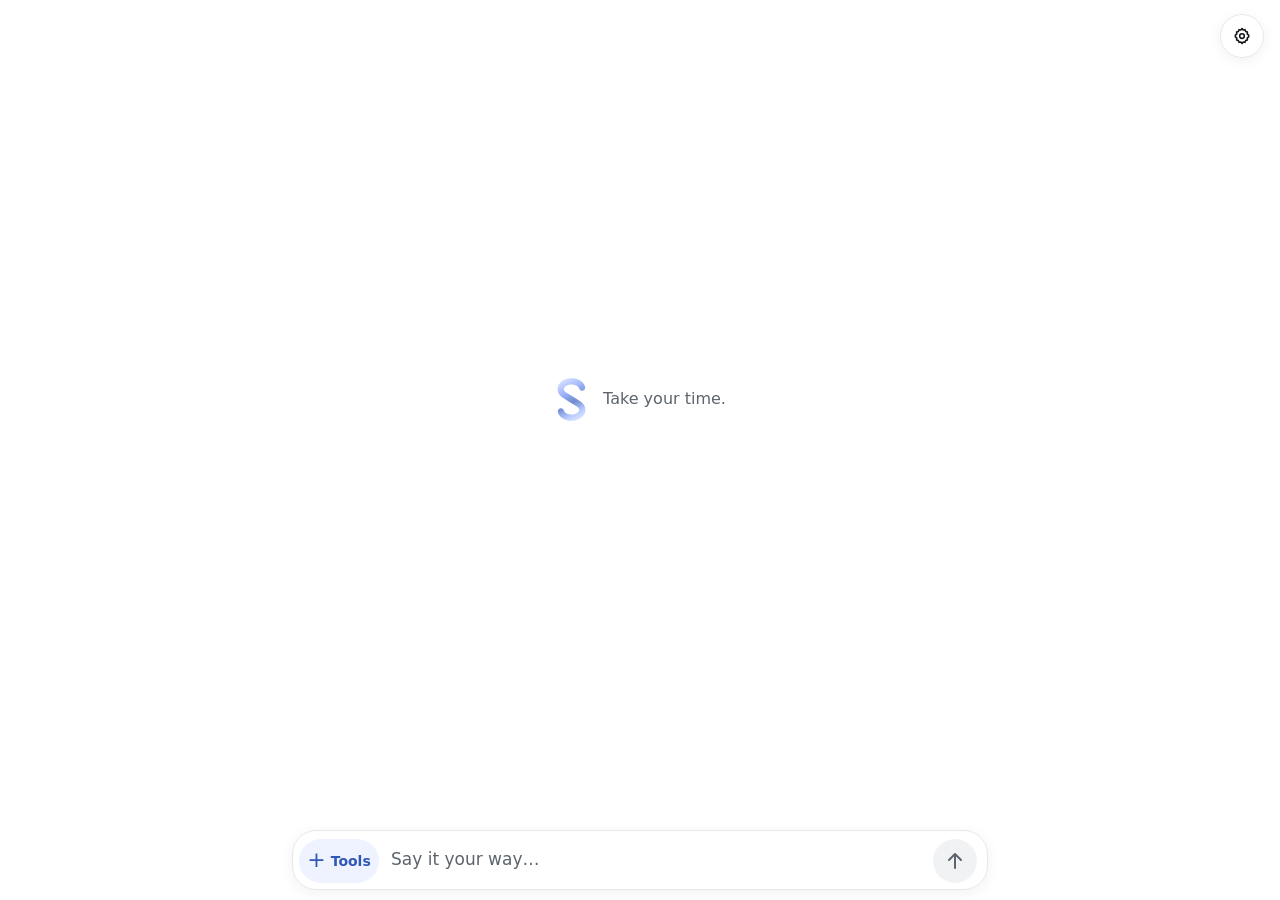
<file: app/public/index.html>
<!DOCTYPE html>
<html lang="en" data-theme="light">
<head>
  <meta charset="UTF-8">
  <meta name="viewport" content="width=device-width, initial-scale=1.0, viewport-fit=cover">
  <meta name="theme-color" content="#ffffff">
  <meta name="theme-color" content="#000000" media="(prefers-color-scheme: dark)">
  <meta name="description" content="Find your footing with one manageable step, quiet reflection and optional Scripture. Free to use. Built on Christ.">
  <title>Steady Arc™ — Built on Christ</title>
  <meta name="apple-mobile-web-app-title" content="Steady Arc™">
  <meta name="apple-mobile-web-app-capable" content="yes">
  <meta name="apple-mobile-web-app-status-bar-style" content="black-translucent">
  <link rel="icon" href="./brand/favicon-v2.ico?v=20260928-glass-1" sizes="32x32">
  <link rel="icon" type="image/png" href="./brand/app-icon-v2-32.png?v=20260928-glass-1" sizes="32x32">
  <link rel="apple-touch-icon" href="./brand/app-icon-v2-180.png?v=20260928-glass-1" sizes="180x180">
<link rel="manifest" href="./manifest.webmanifest?v=20260925-aligned-1">
  <link rel="stylesheet" href="./style.css?v=20260926-apple-1">
  <link rel="stylesheet" href="./settings.css?v=20260926-apple-1">
  <link rel="stylesheet" href="./screens.css?v=20260926-apple-1">
  <link rel="stylesheet" href="./experience.css?v=20260926-touch-1">
  <link rel="stylesheet" href="./branding.css?v=20260926-trim-2">
  <link rel="stylesheet" href="./saved-passages.css?v=20260926-trim-2">
  <link rel="stylesheet" href="./scripture-reflection.css?v=20260925-next-step-3">
  <link rel="stylesheet" href="./organised.css?v=20260926-earn-1">
  <link rel="stylesheet" href="./mobile-wordmark.css?v=20260925-next-step-3">
  <link rel="stylesheet" href="./wordmark-stone.css?v=20260925-stone-2">
  <link rel="stylesheet" href="./scripture-feelings.css?v=20260927-burden-flow-1">
  <link rel="stylesheet" href="./visual-polish.css?v=20260926-touch-1">
  <link rel="stylesheet" href="./burden-memory.css">
  <link rel="stylesheet" href="./reflect-cleanup.css?v=20260927-everyday-1">
  <link rel="stylesheet" href="./release-info.css?v=20260925-standalone-1">
  <link rel="stylesheet" href="./coherence.css?v=20260928-coherence-1">
  <link rel="stylesheet" href="./interface-finish.css">
  <link rel="stylesheet" href="./ask-personality.css">
  <link rel="stylesheet" href="./rainbow-rain.css">
  <script src="./icons.js?v=20260926-burden-1" defer></script>
  <script src="./scriptures.js?v=20260925-next-step-3" defer></script>
  <script src="./chapters.js?v=20260925-next-step-3" defer></script>
  <script src="./scripture-help-guides.js?v=20260925-scripture-help-1" defer></script>
  <script src="./scripture-direction-model.js?v=20260925-next-step-3" defer></script>
  <script src="./bible-search.js?v=20260926-burden-3" defer></script>
  <script src="./scripture-study.js?v=20260927-burden-flow-1" defer></script>
  <script src="./scripture-study-ui.js?v=20260926-cover-1" defer></script>
  <script src="./scripture-feelings-model.js?v=20260926-library-1" defer></script>
  <script src="./burden-branches.js?v=20260927-burden-flow-1" defer></script>
  <script src="./burden-analysis.js?v=20260926-analysis-1" defer></script>
  <script src="./burden-memory-model.js" defer></script>
  <script src="./rhythm.js?v=20260927-clock-1" defer></script>
  <script src="./context-engine.js?v=20260928-context-1" defer></script>
  <script src="./guidance.js?v=20260927-context-1" defer></script>
  <script src="./legacy-practice.js?v=20260925-next-step-3" defer></script>
  <script src="./viewport.js?v=20260927-chat-under-keyboard-1" defer></script>
  <script src="./app.js?v=20260927-everyday-1" defer></script>
  <script src="./settings.js?v=20260925-standalone-1" defer></script>
  <script src="./screens.js?v=20260926-earn-1" defer></script>
  <script src="./experience.js?v=20260928-context-1" defer></script>
  <script src="./burden-memory.js" defer></script>
  <script src="./saved-passages.js?v=20260925-next-step-3" defer></script>
  <script src="./burden-wording.js" defer></script>
<!--
  The AI foundation. Loaded so it is present and inspectable, and inert unless a
  provider is configured at runtime: with no configuration there is no route, so
  every request falls through to what Steady already does on its own. See
  AI-PROVIDERS.md. No credential is ever bundled -- app/public ships inside the
  iOS app, and a key here would be a key on every device.
-->
  <script src="./understanding.js?v=20260928-ai-1" defer></script>
  <script src="./verified-scripture.js?v=20260928-ai-1" defer></script>
  <script src="./burden-animals.js?v=20260928-animals-1" defer></script>
  <script src="./ask-help.js" defer></script>
  <script src="./ask-routing.js" defer></script>
  <script src="./ai/provider.js?v=20260928-ai-1" defer></script>
  <script src="./ai/providers.js?v=20260928-ai-1" defer></script>
  <script src="./ai/specialists.js?v=20260928-ai-1" defer></script>
  <script src="./ai/pipeline.js?v=20260928-ai-1" defer></script>
  <script src="./scripture-reflection.js?v=20260925-foundation-1" defer></script>
  <script src="./scripture-direction.js?v=20260925-foundation-1" defer></script>
  <script src="./chat-actions.js" defer></script>
  <script src="./chat-chapter.js" defer></script>
  <script src="./scripture-feelings.js?v=20260927-burden-flow-1" defer></script>
  <script src="./history.js?v=20260927-everyday-1" defer></script>
  <script src="./onboarding.js?v=20260926-trim-2" defer></script>
  <script src="./branding.js?v=20260925-next-step-3" defer></script>
  <script src="./ambience.js?v=20260926-air-1" defer></script>
  <script src="./rain-physics.js" defer></script>
  <script src="./rainbow-rain.js" defer></script>
  <script src="./release-config.js?v=20260925-standalone-1" defer></script>
  <script src="./privacy.js?v=20260926-plain-1" defer></script>
  <script src="./data-tools-model.js?v=20260925-standalone-1" defer></script>
  <script src="./data-tools.js?v=20260925-standalone-1" defer></script>
  <script src="./dock-navigation.js?v=20260925-next-step-3" defer></script>
  <script src="./settings-navigation.js?v=20260926-trim-2" defer></script>
</head>
<body>
  <div class="app-content">
  <aside class="sidebar">
    <a class="settings-link" href="#settings" aria-label="Settings" title="Settings"><svg viewBox="0 0 24 24" aria-hidden="true"><path d="m12 3 1.4 1.7 2.2-.3.8 2.1 2.1.8-.3 2.2L20 11v2l-1.8 1.5.3 2.2-2.1.8-.8 2.1-2.2-.3L12 21l-1.4-1.7-2.2.3-.8-2.1-2.1-.8.3-2.2L4 13v-2l1.8-1.5-.3-2.2 2.1-.8.8-2.1 2.2.3L12 3Z"/><circle cx="12" cy="12" r="2.8"/></svg></a>
    <a class="brand" href="#home" aria-label="Steady Arc home"><span class="brand-wordmark">Steady Arc<span class="brand-tm">™</span></span></a>
    <div class="workspace-label">YOUR DAILY PRACTICE</div>
    <nav aria-label="Main navigation">
      <a class="nav-item active" href="#home" data-section="home"><span class="nav-label">Home</span></a>
      <a class="nav-item" href="#today" data-section="today"><span class="nav-label">Today</span></a>
      <a class="nav-item" href="#review" data-section="review"><span class="nav-label">Reflect</span></a>
    </nav>
    <button class="theme-toggle" id="theme-toggle" type="button" aria-label="Use dark theme" title="Use dark theme"><svg aria-hidden="true" viewBox="0 0 24 24"><path d="M19.5 15.5A8 8 0 0 1 8.5 4.5a8 8 0 1 0 11 11Z"/></svg></button>
    <div class="sidebar-bottom"><div class="little-cross">✝</div><p>Rooted in truth.<br>Growing in grace.</p><span>BUILT ON THE ROCK</span></div>
    <div class="profile"><div class="avatar">Y</div><div>Your space<small>One day at a time</small></div><span class="profile-spark">✧</span></div>
  </aside>
  <p id="storage-status" class="storage-status" role="status" hidden></p>
  <div class="main-shell" id="today">
    <header class="topbar"><div class="breadcrumb">Your space <span>/</span> <strong>Today</strong></div><div class="topbar-right"><span class="local-dot"></span> A little better, every day <span class="topbar-sun">☼</span></div></header>
    <main>
<section class="card mind-card need-card" id="mind"><div class="card-heading"><span class="section-icon lavender"><svg aria-hidden="true" viewBox="0 0 24 24"><path d="M20.5 9.5c0 5-8.5 10-8.5 10s-8.5-5-8.5-10A4.5 4.5 0 0 1 12 7a4.5 4.5 0 0 1 8.5 2.5Z"/></svg></span><span class="eyebrow">01 / RIGHT NOW</span><span class="card-corner">ONE TAP IS ENOUGH</span></div><h3>What would help right now?</h3><p class="card-description">Choose what feels closest. One tap is enough to begin.</p><div class="need-grid" role="group" aria-label="Your current state"><button data-need="progress"><span>→</span>I know what to do<br><span class="need-sub">but I can't get started</span></button><button data-need="clarity"><span>◎</span>I don't know<br><span class="need-sub">what to do</span></button><button data-need="calm"><span>≈</span>Overwhelmed</button><button data-need="connection"><span>♡</span>Disconnected</button><button data-need="grow"><span>↗</span>Ready to stretch</button><button data-need="rest"><span>☾</span>Worn out</button></div><details class="optional-write"><summary>Something else? <span>Optional</span></summary><label class="sr-only" for="mind-note">Your private note</label><textarea id="mind-note" rows="2" placeholder="Write it in your own words…"></textarea></details><div class="field-footer"><span id="mind-status" role="status">One choice gives Steady enough to help.</span></div></section>
        <section class="card direction-card" id="direction"><div id="recommendation-empty" class="recommendation-empty"><h3>Your next step will appear here.</h3><p>Choose what you need. Steady will keep it small.</p></div><div id="recommendation" class="recommendation" hidden><div class="recommendation-label step-meta" id="recommendation-label"></div><p id="direction-intention" class="direction-intention"></p><h3 id="recommendation-title"></h3><p id="recommendation-copy"></p><div class="recommendation-details"><h4>Why this step?</h4><div id="recommendation-reason" class="recommendation-reason"></div></div><button id="complete-recommendation" class="button primary">Mark as done</button></div></section>
        <section class="card action-card" id="action"><div class="card-heading"><span class="section-icon blue"><svg aria-hidden="true" viewBox="0 0 24 24"><circle cx="12" cy="12" r="8.5"/><path d="m8.5 12 2.2 2.2 4.8-5"/></svg></span><span class="eyebrow">03 / IF YOU WANT MORE</span><span id="task-count" class="count-pill">0 / 4</span></div><div class="action-title"><h3>Choose one small action.</h3></div><p class="card-description">The rest can wait.</p><div id="completed-actions" class="completed-actions" aria-live="polite"></div><div id="tasks" class="tasks"></div><details class="optional-write"><summary>Add something else <span>Optional</span></summary><form id="task-form"><span>＋</span><label class="sr-only" for="task-input">Add a small step</label><input id="task-input" maxlength="180" autocomplete="off" placeholder="Add a small step…" required><button type="submit" aria-label="Add step">↵</button></form></details><div class="action-footer"><span class="local-dot"></span><span id="action-message">Just one check is progress.</span></div></section>
<section class="card reflection-card" id="reflection"><div class="card-heading"><span class="section-icon peach"><svg aria-hidden="true" viewBox="0 0 24 24"><path d="M19.5 15.5A8 8 0 0 1 8.5 4.5a8 8 0 1 0 11 11Z"/></svg></span><span class="eyebrow">04 / REFLECTION</span><span class="card-corner">TAP WHAT’S TRUE</span></div><h3>Let the day settle.</h3><p class="card-description">Tap what’s true.</p><div class="reflection-choices" role="group" aria-label="Reflect on today"><button data-reflection="I showed up">I showed up</button><button data-reflection="I noticed something good">✧ I noticed good</button><button data-reflection="I learned something">↗ I learned</button><button data-reflection="I need rest">☾ I need rest</button></div><details class="optional-write"><summary>Add a few words <span>Optional</span></summary><label class="sr-only" for="daily-reflection">Your daily reflection</label><textarea id="daily-reflection" rows="3" placeholder="Anything else you want to remember…"></textarea></details><button id="finish-day" class="button primary finish-day">Finish for today</button><div class="reflection-bottom"><span id="reflection-status" role="status">Pick anything that feels true.</span></div></section>
      <section class="foundation" id="truth" aria-labelledby="truth-title">
        <div class="foundation-content"><div class="eyebrow"><span>✧</span> YOUR FOUNDATION</div><h2 id="truth-title">Built on the Rock.</h2><p class="truth-intro">Built on Christ.</p><blockquote>“Everyone therefore who hears these words of mine and does them, I will liken him to a wise man who built his house on the rock.</blockquote><div class="verse">MATTHEW 7:24 <span>WEB</span></div></div>
        <div class="landscape" aria-hidden="true"><div class="sun"></div><div class="hill hill-back"></div><div class="hill hill-mid"></div><div class="hill hill-front"></div><div class="rock rock-back"></div><div class="rock rock-front"></div><div class="cross"></div><div class="landscape-caption">A firm foundation. A fresh start.</div></div>
      </section>
    </main>
  </div>
  <section id="settings-page" class="settings-page" aria-labelledby="settings-title" hidden>
    <header class="settings-heading"><a class="settings-back" href="#today" aria-label="Return to your previous screen">←</a><h1 id="settings-title" tabindex="-1">Settings</h1></header>
    <section class="settings-card settings-group" aria-labelledby="reading-settings-title">
      <h2 id="reading-settings-title" class="settings-group-title">Reading & appearance</h2>
      <div class="settings-row"><label for="setting-theme">Theme</label><select id="setting-theme"><option value="light">Light</option><option value="dark">Dark</option></select></div>
      <label class="privacy-choice settings-background-choice" for="setting-rainbow-rain"><span>Rainbow rain<small>Colourful streaks. Hold the background to part the rain.</small></span><input id="setting-rainbow-rain" type="checkbox" role="switch"></label>
      <div id="reading-preferences"></div>
      <details class="settings-advanced"><summary>More appearance options</summary>
        <div class="settings-row"><label for="setting-font">Font</label><select id="setting-font"><option value="default">Steady</option><option value="system">System</option><option value="serif">Serif</option><option value="dyslexic">OpenDyslexic</option></select></div>
        <div id="advanced-reading-preferences"></div>
      </details>
    </section>
    <section class="settings-card settings-group" aria-labelledby="guidance-settings-title">
      <h2 id="guidance-settings-title" class="settings-group-title">Your starting point</h2>
      <div id="guidance-preferences"></div>
      <div class="settings-row"><label for="setting-help-style">Answer style</label><select id="setting-help-style"><option value="auto">Automatic</option><option value="donkey">Balanced help</option><option value="owl">Scripture context</option><option value="fox">Compare choices</option><option value="tortoise">One small step</option></select></div>
      <p class="settings-help-note">Automatic chooses the kind of help that fits your question. Your choice stays in place until you return to Automatic.</p>
      <div class="settings-row"><label for="setting-guidance">Step details</label><select id="setting-guidance"><option value="brief">When I ask</option><option value="explained">Show by default</option></select></div>
    </section>
    <section class="settings-card settings-group" id="privacy-preferences" aria-labelledby="privacy-settings-title">
      <h2 id="privacy-settings-title" class="settings-group-title">Privacy & entries</h2>
      <div id="burden-ai-preference" hidden><div class="settings-row"><label for="setting-burden-ai">On-device AI</label><select id="setting-burden-ai"><option value="on">When available</option><option value="off">Off</option></select></div><p id="burden-ai-status" class="small-copy">Answers general questions using Apple Intelligence. Your words stay on this device; Scripture comes from the verified library.</p></div>
      <a class="text-link" href="#help/memory">Memory <span aria-hidden="true">→</span></a>
      <label class="privacy-choice"><input id="use-notes" type="checkbox">Use my notes for Scripture themes</label>
      <p class="small-copy">Matched on this device. No account or analytics. Entries are saved locally, with no Steady cloud sync or separate encryption vault. Save a backup before clearing app or browser data.</p>
      <p class="small-copy">Steady keeps your last 30 conversation entries. Memory keeps useful details on this device. Review or forget them in Memory.</p>
    </section>
    <section class="settings-card settings-group settings-more" aria-labelledby="about-settings-title">
      <h2 id="about-settings-title" class="settings-group-title">About</h2>
    </section>
    <p id="settings-status" class="settings-status" role="status"></p>
  </section>
  </div>
  <div id="toast" class="toast" role="status" aria-live="polite"></div>
</body>
</html>
</file>
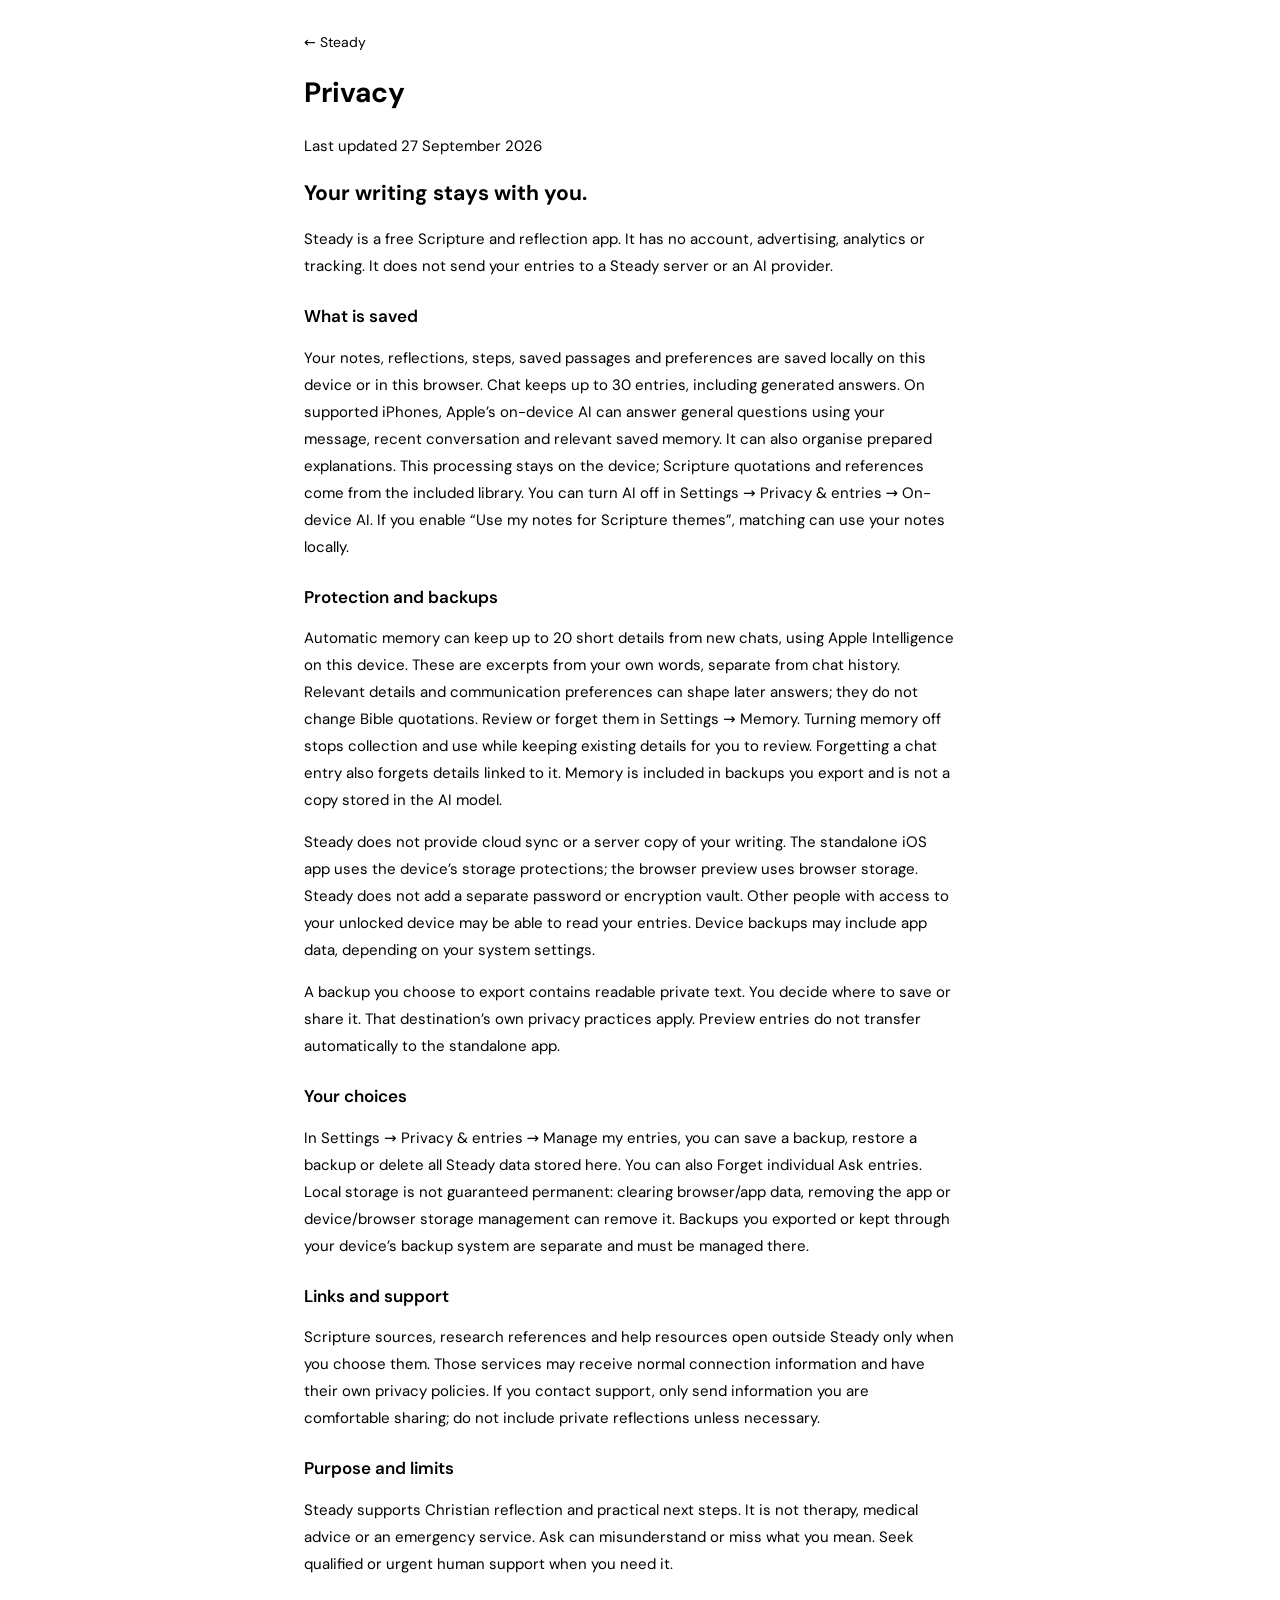
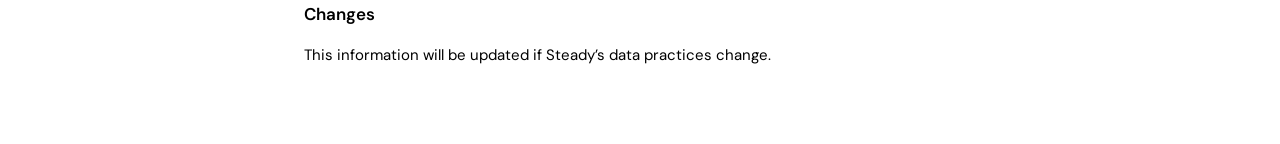
<file: app/public/privacy.html>
<!DOCTYPE html>
<html lang="en" data-theme="light">
<head><meta charset="utf-8"><meta name="viewport" content="width=device-width, initial-scale=1"><title>Steady Arc™ — Privacy</title><meta name="description" content="How Steady stores your entries and protects your choices."><link rel="stylesheet" href="./style.css"><link rel="stylesheet" href="./release-info.css"><script src="./release-config.js" defer></script><script src="./privacy.js" defer></script></head>
<body data-privacy-page="true"><main class="published-privacy"><a class="text-link" href="./index.html#settings">← Steady</a><h1>Privacy</h1><div id="privacy-content"></div><noscript>Steady stores entries locally without an account, analytics or tracking. Enable JavaScript to read the full policy.</noscript></main></body>
</html>
</file>
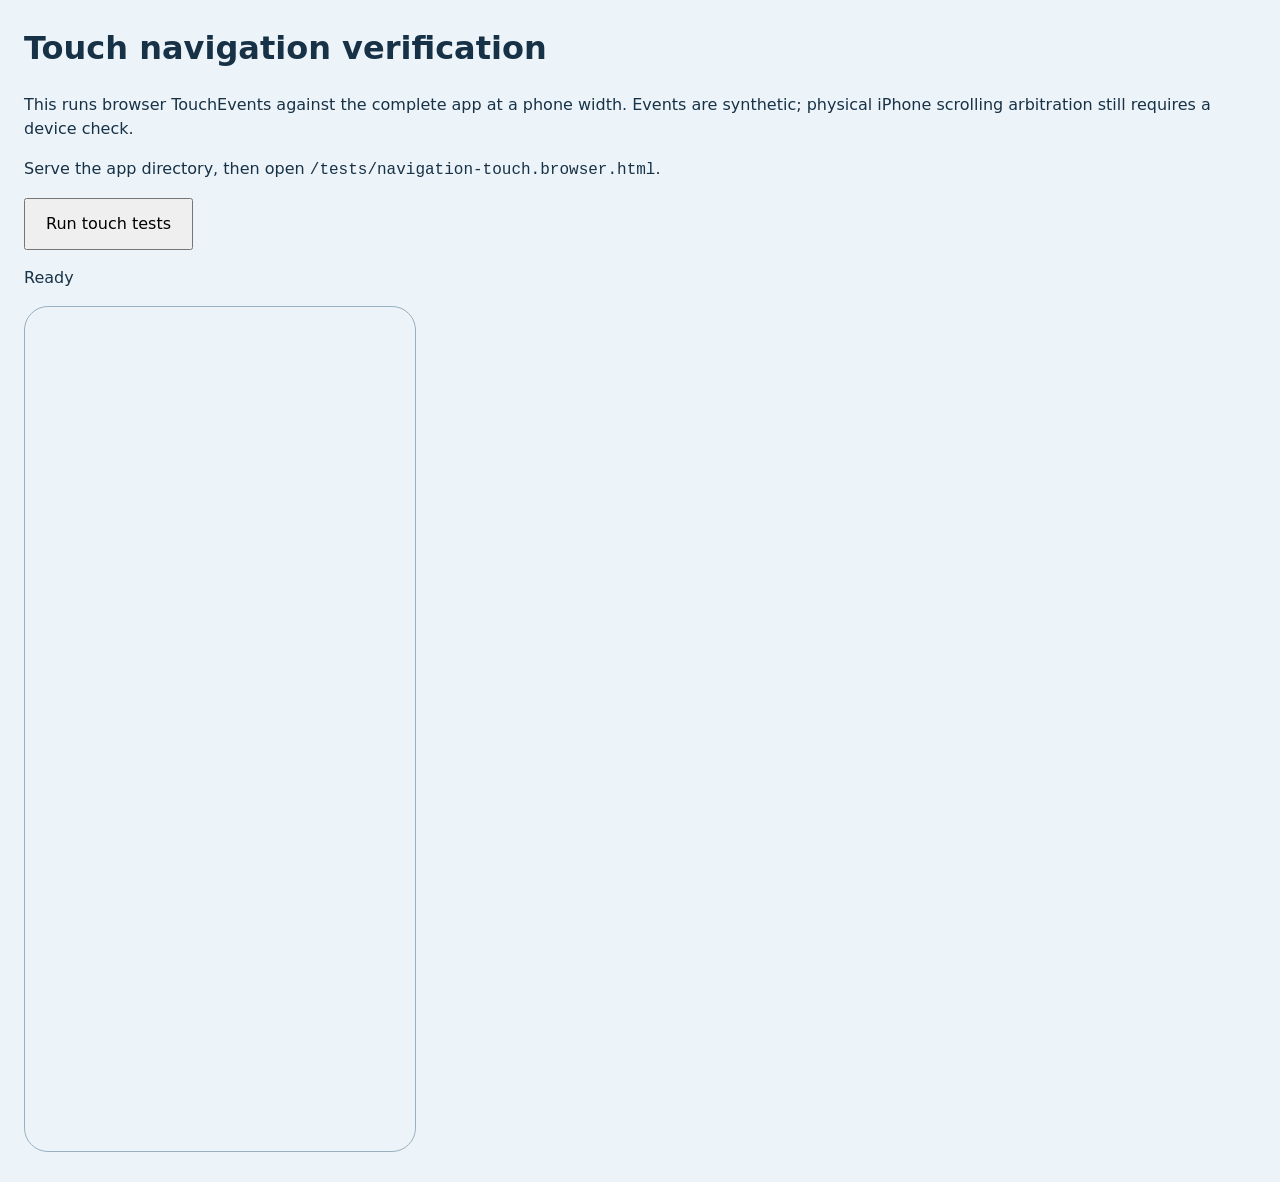
<file: app/tests/navigation-touch.browser.html>
<!doctype html>
<html lang="en">
<meta charset="utf-8">
<meta name="viewport" content="width=device-width,initial-scale=1">
<title>Steady touch navigation verification</title>
<style>
body{font:16px/1.5 system-ui;margin:24px;background:#edf4f9;color:#173247}button{padding:12px 20px;font:inherit}iframe{width:390px;height:844px;border:1px solid #9aafbf;border-radius:24px;max-width:100%}li{margin:8px 0}.pass{color:#185e32}.fail{color:#a51c1c}
</style>
<h1>Touch navigation verification</h1>
<p>This runs browser TouchEvents against the complete app at a phone width. Events are synthetic; physical iPhone scrolling arbitration still requires a device check.</p>
<p>Serve the app directory, then open <code>/tests/navigation-touch.browser.html</code>.</p>
<button id="run">Run touch tests</button>
<p id="summary" role="status">Ready</p>
<ol id="results"></ol>
<iframe id="app" title="Steady at iPhone width"></iframe>
<script>
'use strict';
const frame = document.querySelector('#app');
const summary = document.querySelector('#summary');
const output = document.querySelector('#results');
const assert = (value, message) => { if (!value) throw new Error(message); };
const nextFrame = () => new Promise(resolve => requestAnimationFrame(resolve));
async function settle() { for (let count=0; count<5; count++) await nextFrame(); }
async function fixture() {
  await new Promise(resolve => { frame.onload=resolve; frame.src='../public/index.html?touch-test='+Date.now()+'#home'; });
  const win=frame.contentWindow, doc=win.document;
  await doc.fonts.ready;
  await settle();
  const nav=doc.querySelector('.sidebar nav');
  const links=[...nav.querySelectorAll('a.nav-item[data-section]')];
  const center=index=>{const box=links[index].getBoundingClientRect();return {x:box.left+box.width/2,y:box.top+box.height/2};};
  const selected=()=>nav.querySelector('[aria-current]')?.dataset.section;
  const lens=()=>nav.querySelector('.dock-selection').getBoundingClientRect();
  assert(typeof win.Touch==='function' && typeof win.TouchEvent==='function','Browser must expose real Touch and TouchEvent constructors');
  assert(win.getComputedStyle(nav).touchAction==='none','Dock must reserve touch gestures');
  assert(selected()==='home','Initial Home tab');
  function touch(point,id=7,target=links[0]) {return new win.Touch({identifier:id,target,clientX:point.x,clientY:point.y,pageX:point.x,pageY:point.y,screenX:point.x,screenY:point.y});}
  function fire(name,point,options={}) {
    const target=options.target||links[0];
    const finger=touch(point,options.id||7,target);
    const touches=options.touches||((name==='touchend'||name==='touchcancel')?[]:[finger]);
    const event=new win.TouchEvent(name,{bubbles:true,cancelable:true,touches,targetTouches:touches,changedTouches:[finger]});
    target.dispatchEvent(event);
    return event;
  }
  function pointer(name,point) {links[0].dispatchEvent(new win.PointerEvent(name,{bubbles:true,cancelable:true,pointerType:'touch',pointerId:14,isPrimary:true,button:0,clientX:point.x,clientY:point.y}));}
  return {win,doc,nav,links,center,selected,lens,touch,fire,pointer};
}
const tests=[
  ['A touch scrub follows the finger and commits Reflect without snapping back',async app=>{
    const first=app.center(0), last=app.center(2);
    assert(app.fire('touchstart',first).defaultPrevented,'touchstart must prevent native scrolling/link dragging');
    assert(app.fire('touchmove',{x:first.x+4,y:first.y}).defaultPrevented,'small initial touch movement stays owned');
    app.fire('touchmove',last);
    assert(app.nav.dataset.dragTarget==='review','Reflect is the drag target');
    assert(Math.abs(app.lens().x+app.lens().width/2-last.x)<1,'Selection lens follows the actual finger coordinate');
    assert(app.selected()==='home','Route remains Home before release');
    assert(app.fire('touchend',last).defaultPrevented,'touchend must suppress compatibility click');
    await settle();
    assert(app.selected()==='review','Reflect selected after touch release');
    assert(Math.abs(app.lens().x+app.lens().width/2-last.x)<1,'Selection remains at Reflect after render/observers');
  }],
  ['A touch tap selects Today once and rejects the trailing click',async app=>{
    let commits=0; app.doc.addEventListener('steady:screen',()=>commits++);
    app.fire('touchstart',app.center(1)); app.fire('touchend',app.center(1)); await settle();
    app.links[0].dispatchEvent(new app.win.MouseEvent('click',{bubbles:true,cancelable:true,detail:1})); await settle();
    assert(app.selected()==='today','Trailing compatibility click must not return Home');
    assert(commits===1,'Touch tap produces exactly one screen commit');
  }],
  ['Safari pointer compatibility events cannot cancel an active touch scrub',async app=>{
    app.pointer('pointerdown',app.center(0)); app.fire('touchstart',app.center(0));
    app.pointer('pointermove',app.center(2)); app.pointer('pointercancel',app.center(2));
    app.fire('touchmove',app.center(2)); app.pointer('pointerup',app.center(2));
    assert(app.nav.dataset.dragTarget==='review','Touch preview survives pointer cancellation');
    app.fire('touchend',app.center(2)); await settle();
    assert(app.selected()==='review','Touch release commits Reflect');
  }],
  ['A cancelled touch restores Home and a subsequent touch tap still works',async app=>{
    app.fire('touchstart',app.center(0)); app.fire('touchmove',app.center(2)); app.fire('touchcancel',app.center(2)); app.fire('touchend',app.center(2));
    await settle(); assert(app.selected()==='home','Cancelled touch cannot select Reflect');
    app.fire('touchstart',app.center(1)); app.fire('touchend',app.center(1)); await settle();
    assert(app.selected()==='today','New touch tap works after cancellation');
  }],
  ['A second finger outside the dock cancels the touch scrub',async app=>{
    app.fire('touchstart',app.center(0)); app.fire('touchmove',app.center(2));
    const extra={x:100,y:200}; app.fire('touchstart',extra,{target:app.doc.querySelector('main'),id:8,touches:[app.touch(app.center(2)),app.touch(extra,8)]});
    app.fire('touchend',app.center(2)); await settle(); assert(app.selected()==='home','Two-finger gesture cannot navigate');
  }],
  ['Vertical movement and releases outside the dock do not navigate',async app=>{
    const first=app.center(0),last=app.center(2);
    app.fire('touchstart',first); app.fire('touchmove',{x:first.x+2,y:first.y-25}); app.fire('touchmove',last); app.fire('touchend',last); await settle();
    assert(app.selected()==='home','Vertical gesture cancelled');
    app.fire('touchstart',first); app.fire('touchmove',last); app.fire('touchend',{x:last.x,y:last.y-100}); await settle();
    assert(app.selected()==='home','Outside release cancelled');
  }],
  ['Keyboard activation still uses the normal accessible link',async app=>{
    app.links[1].dispatchEvent(new app.win.MouseEvent('click',{bubbles:true,cancelable:true,detail:0})); await settle();
    assert(app.selected()==='today','Keyboard click selects Today');
  }]
];
document.querySelector('#run').addEventListener('click',async event=>{
  event.target.disabled=true; output.replaceChildren(); let passed=0;
  for(const [name,run] of tests){
    summary.textContent='Running: '+name;
    const line=document.createElement('li'); output.append(line);
    try{await run(await fixture());line.className='pass';line.textContent='PASS — '+name;passed++;}
    catch(error){line.className='fail';line.textContent='FAIL — '+name+': '+error.message;}
  }
  summary.textContent=passed+'/'+tests.length+' browser touch tests passed';
  event.target.disabled=false;
});
</script>
</html>
</file>
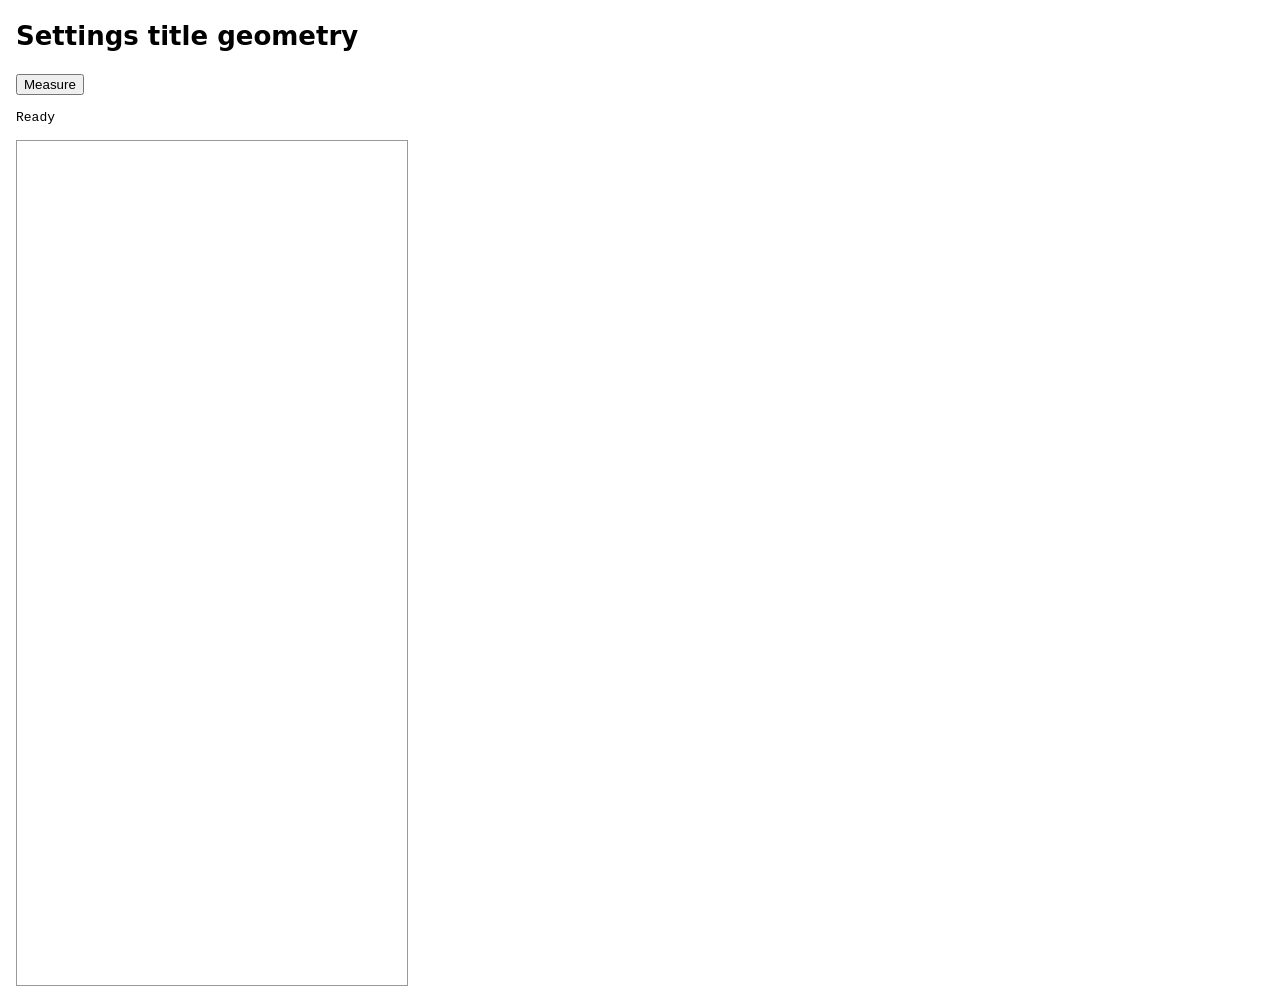
<file: app/tests/tmp-settings-probe.browser.html>
<!doctype html>
<html lang="en">
<meta charset="utf-8">
<title>Settings title geometry</title>
<style>body{font:13px/1.5 system-ui;margin:16px}iframe{width:390px;height:844px;border:1px solid #999}</style>
<h1>Settings title geometry</h1>
<button id="run">Measure</button>
<pre id="out">Ready</pre>
<iframe id="app" title="Steady at iPhone width"></iframe>
<script>
'use strict';
const frame = document.querySelector('#app');
const out = document.querySelector('#out');
const wait = ms => new Promise(r => setTimeout(r, ms));
const settle = () => wait(200);

document.querySelector('#run').addEventListener('click', async () => {
  await new Promise(r => { frame.onload = r; frame.src = '../public/index.html?probe=' + Date.now() + '#home'; });
  const win = frame.contentWindow, doc = win.document;
  try { await Promise.race([doc.fonts.ready, wait(2000)]); } catch (e) {}
  const root = doc.documentElement, cs = getComputedStyle;
  const scroller = doc.querySelector('.app-content');
  const title = doc.querySelector('#settings-title');
  const heading = doc.querySelector('.settings-heading');
  const back = doc.querySelector('.settings-back');
  const sidebar = doc.querySelector('.sidebar');
  const nav = doc.querySelector('.sidebar nav');
  const rows = [];

  // The real device publishes the insets after the document has laid out.
  root.style.setProperty('--steady-safe-top', '59px');
  root.style.setProperty('--steady-safe-bottom', '34px');
  win.location.hash = '#settings';
  await settle();
  win.dispatchEvent(new win.Event('resize'));
  await settle();
  scroller.scrollTop = 0;
  await settle();

  const rect = el => { const b = el.getBoundingClientRect();
    return {top:+b.top.toFixed(1), bottom:+b.bottom.toFixed(1), left:+b.left.toFixed(1), right:+b.right.toFixed(1), height:+b.height.toFixed(1)}; };

  rows.push({
    what: 'as-laid-out (no scroll)',
    safeTop: cs(root).getPropertyValue('--steady-safe-top').trim(),
    heading: rect(heading),
    headingPadTop: cs(heading).paddingTop,
    headingMinHeight: cs(heading).minHeight,
    headingOverflow: cs(heading).overflow,
    title: rect(title),
    titleClearsSafeTop: +(title.getBoundingClientRect().top - 59).toFixed(1),
    titleTextIsClipped: title.getBoundingClientRect().top < 59,
    back: rect(back),
    sidebar: {pos: cs(sidebar).position, rect: rect(sidebar), z: cs(sidebar).zIndex},
    nav: rect(nav)
  });

  // Now the same screen with the heading's own box, to see whether the title
  // overflows a clipped ancestor rather than merely sitting too high.
  const clipped = [];
  let node = title;
  while (node && node !== doc.documentElement) {
    const st = cs(node);
    if (st.overflow !== 'visible' || st.overflowY !== 'visible') {
      clipped.push({sel: node.className || node.tagName, overflow: st.overflow, overflowY: st.overflowY,
                    rect: rect(node)});
    }
    node = node.parentElement;
  }
  rows.push({ what: 'clipped ancestors of the title', clipped });

  // Scroll the screen: does the title go under the fixed sidebar/nav?
  scroller.scrollTop = 40;
  await settle();
  rows.push({ what: 'scrolled 40px', title: rect(title), sidebarRect: rect(sidebar), nav: rect(nav),
              titleUnderSidebar: title.getBoundingClientRect().top < sidebar.getBoundingClientRect().bottom });

  const report = { rows };
  out.textContent = JSON.stringify(report, null, 1);
  window.__report = report;
});
</script>
</html>
</file>
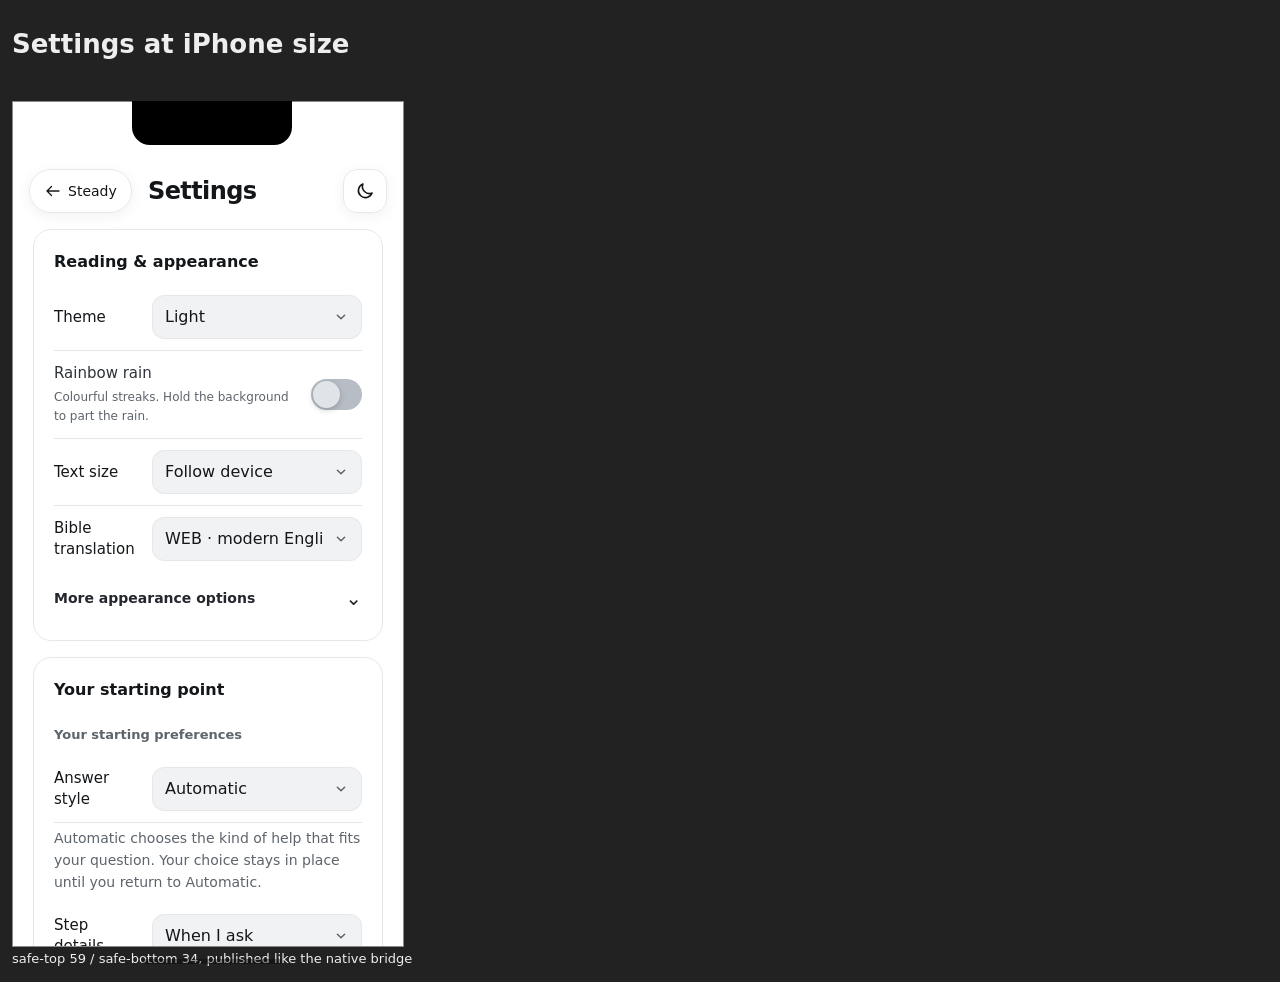
<file: app/tests/tmp-settings-shot.browser.html>
<!doctype html>
<html lang="en">
<meta charset="utf-8">
<title>Settings shot</title>
<style>
  body{margin:0;background:#222;font:13px system-ui;color:#eee}
  .wrap{display:flex;gap:16px;padding:12px}
  figure{margin:0}
  figcaption{padding:4px 0}
  iframe{width:390px;height:844px;border:1px solid #888;background:#fff;display:block}
  /* A device frame with a notch, so the safe area is visible in the shot. */
  .notch{position:relative}
  .notch::before{content:'';position:absolute;top:0;left:50%;transform:translateX(-50%);
    width:160px;height:44px;background:#000;border-radius:0 0 18px 18px;z-index:5}
  .home{position:absolute;bottom:6px;left:50%;transform:translateX(-50%);
    width:140px;height:5px;border-radius:3px;background:#000;opacity:.35;z-index:5}
</style>
<h1 style="padding:12px">Settings at iPhone size</h1>
<div class="wrap">
  <figure class="notch">
    <iframe id="app" title="Steady"></iframe>
    <div class="home"></div>
    <figcaption>safe-top 59 / safe-bottom 34, published like the native bridge</figcaption>
  </figure>
</div>
<script>
'use strict';
const frame = document.getElementById('app');
frame.src = '../public/index.html#home';
frame.addEventListener('load', async () => {
  const win = frame.contentWindow, doc = win.document;
  await new Promise(r => setTimeout(r, 600));
  const root = doc.documentElement;
  root.style.setProperty('--steady-safe-top', '59px');
  root.style.setProperty('--steady-safe-bottom', '34px');
  win.location.hash = '#settings';
  await new Promise(r => setTimeout(r, 700));
  win.dispatchEvent(new win.Event('resize'));
  await new Promise(r => setTimeout(r, 300));
  // Overlay the safe-area boundary so the top clip is visible.
  const overlay = doc.createElement('div');
  overlay.style.cssText = 'position:fixed;left:0;right:0;top:0;height:59px;background:rgba(255,0,0,.28);z-index:9999;pointer-events:none;border-bottom:2px solid red';
  doc.body.appendChild(overlay);
  await new Promise(r => setTimeout(r, 200));
  document.body.dataset.ready = '1';
});
</script>
</html>
</file>
<file: app/public/style.css>
@font-face{font-family:'DM Sans';font-weight:100 1000;font-style:normal;font-display:swap;src:url('./fonts/dm-sans.woff2') format('woff2')}
@font-face{font-family:Manrope;font-weight:200 800;font-style:normal;font-display:swap;src:url('./fonts/manrope.woff2') format('woff2')}
:root{color-scheme:light;--radius:14px;--font:'DM Sans',system-ui,sans-serif}
:root[data-theme=dark]{color-scheme:dark}
*{box-sizing:border-box}html{scroll-behavior:smooth;scroll-padding-top:28px}body{margin:0;background:var(--bg);color:var(--text);font:14px/1.5 var(--font);-webkit-font-smoothing:antialiased}button,input,textarea{font:inherit}button,a,input,textarea,summary{-webkit-tap-highlight-color:transparent}button{color:inherit;cursor:pointer}a{color:inherit;text-decoration:none}button,input,textarea,summary{outline:none}button:focus-visible,a:focus-visible,input:focus-visible,textarea:focus-visible,summary:focus-visible{outline:2px solid var(--accent);outline-offset:3px}.sr-only{position:absolute;width:1px;height:1px;padding:0;margin:-1px;overflow:hidden;clip:rect(0,0,0,0);white-space:nowrap;border:0}
.sidebar{position:fixed;inset:0 auto 0 0;z-index:10;width:224px;padding:36px 20px 22px;display:flex;flex-direction:column;background:var(--bg);border-right:1px solid var(--line)}:root[data-theme=dark] .sidebar{background:var(--bg)}.brand{display:flex;align-items:center;gap:10px;margin:0 10px 52px;color:var(--ink);font:800 33px/1 Manrope,sans-serif;letter-spacing:-2px}.brand-mark{display:grid;place-items:center;width:31px;height:34px;border-radius:9px 9px 12px 12px;padding-right:4px;background:var(--forest);color:var(--bg);font:italic 29px/1 Georgia,serif;letter-spacing:-3px;transform:rotate(-4deg)}.brand-dot{margin-left:-9px;color:var(--gold)}.workspace-label{margin:0 12px 17px;color:var(--faint);font-size:9px;font-weight:700;letter-spacing:1.7px}nav{display:grid;gap:6px}.nav-item{position:relative;display:flex;align-items:center;gap:13px;min-height:45px;padding:0 14px;border-radius:9px;color:var(--muted);font-weight:500;transition:color .16s,background .16s}@media(hover:hover){.nav-item:hover{background:var(--soft);color:var(--ink)}}.nav-item.active{background:var(--surface);color:var(--ink);font-weight:600}:root[data-theme=dark] .nav-item.active{background:var(--surface);color:var(--ink)}.nav-item svg,.section-icon svg,.theme-toggle svg{fill:none;stroke:currentColor;stroke-width:1.7;stroke-linecap:round;stroke-linejoin:round}.nav-item svg{width:19px;height:19px;flex:0 0 auto}.nav-item.active svg{stroke-width:2}.nav-label{white-space:nowrap}.nav-dot{width:5px;height:5px;margin-left:auto;border-radius:50%;background:var(--gold)}.theme-toggle{display:grid;place-items:center;width:38px;height:38px;margin:20px 12px 0;padding:0;border:1px solid var(--line2);border-radius:50%;background:var(--surface);color:var(--muted);transition:transform .15s,background .2s,color .2s}@media(hover:hover){.theme-toggle:hover{color:var(--ink)}}.theme-toggle:active{transform:rotate(12deg) scale(.94)}.theme-toggle svg{width:18px;height:18px}.theme-moon,:root[data-theme=dark] .theme-sun{display:none}:root[data-theme=dark] .theme-moon{display:block}.sidebar-bottom{margin-top:auto;padding:35px 14px 25px;color:var(--muted)}.little-cross{color:var(--gold);font-size:23px}.sidebar-bottom p{margin:10px 0 14px;font-size:12px;line-height:1.75}.sidebar-bottom>span{color:var(--faint);font-size:8px;letter-spacing:1.8px}.profile{display:flex;align-items:center;gap:10px;padding-top:20px;border-top:1px solid var(--line);color:var(--text);font-size:12px;font-weight:600}.avatar{display:grid;place-items:center;width:34px;height:34px;border:1px solid var(--line2);border-radius:50%;background:var(--soft);color:var(--gold);font-family:Georgia,serif}.profile small{display:block;margin-top:2px;color:var(--muted);font-size:10px;font-weight:400}.profile-spark{margin-left:auto;color:var(--gold);font-size:19px}
.main-shell{margin-left:224px}.topbar{height:72px;padding:0 44px;display:flex;align-items:center;justify-content:space-between;border-bottom:1px solid var(--line);color:var(--muted);font-size:11px}.breadcrumb{display:flex;gap:15px}.breadcrumb span{color:var(--faint)}.breadcrumb strong{color:var(--text);font-weight:600}.topbar-right{display:flex;align-items:center;gap:8px;font-size:10px}.topbar-sun{margin-left:14px;padding-left:19px;border-left:1px solid var(--line);color:var(--gold);font-size:21px}.local-dot{display:inline-block;flex:0 0 auto;width:5px;height:5px;border-radius:50%;background:var(--gold)}main{max-width:1320px;margin:auto;padding:38px 44px 0;display:flex;flex-direction:column}.eyebrow{color:var(--muted);font-size:9px;font-weight:700;letter-spacing:1.6px}.button{min-height:40px;padding:0 15px;display:inline-flex;align-items:center;justify-content:center;gap:10px;border:1px solid var(--line2);border-radius:8px;background:transparent;font-size:10px;font-weight:600;transition:transform .14s,background .16s,border-color .16s}@media(hover:hover){.button:hover{border-color:var(--gold)}}.button:active{transform:scale(.98)}.button.quiet{margin-bottom:2px}.button.primary{border-color:var(--forest);background:var(--forest);color:var(--bg)}.button.primary.completed{border-color:var(--line2);background:var(--solid-soft);color:var(--ink)}.card{min-width:0;padding:24px;border:1px solid var(--line);border-radius:var(--radius);background:var(--surface);box-shadow:none;scroll-margin-top:22px;transition:background .2s,border-color .2s,box-shadow .2s}.need-card{border-color:var(--line2);box-shadow:var(--shadow)}.card-heading{display:flex;align-items:center;gap:10px;margin-bottom:19px}.section-icon{display:grid;place-items:center;width:29px;height:29px;flex:0 0 auto;border-radius:8px}.section-icon svg{width:17px;height:17px}.lavender{background:transparent;color:var(--ui-icon)}.sand{background:transparent;color:var(--ui-icon)}.green{background:transparent;color:var(--ui-icon)}.peach{background:transparent;color:var(--ui-icon)}:root[data-theme=dark] .lavender{background:transparent;color:var(--ui-icon)}:root[data-theme=dark] .green{background:transparent;color:var(--ui-icon)}:root[data-theme=dark] .peach{background:transparent;color:var(--ui-icon)}.card-heading .eyebrow{color:var(--muted);font-size:8px}.card-corner{margin-left:auto;color:var(--faint);font-size:7px;letter-spacing:1.25px}.card h3{margin:0 0 6px;color:var(--ink);font:600 18px/1.35 Manrope,sans-serif;letter-spacing:-.4px}.card-description{margin:0;color:var(--muted);font-size:10px}
.need-grid{display:grid;grid-template-columns:repeat(3,1fr);gap:9px;margin:20px 0 16px}.need-grid button{min-height:58px;padding:8px;display:flex;align-items:center;justify-content:center;gap:8px;border:1px solid var(--line);border-radius:10px;background:var(--surface);color:var(--text);font-size:10px;font-weight:500;transition:transform .14s,border-color .16s,background .16s,box-shadow .16s}.need-grid button span{color:var(--muted);font-size:18px;line-height:1}@media(hover:hover){.need-grid button:hover{transform:translateY(-1px);border-color:var(--line2);box-shadow:var(--shadow)}}.need-grid button:active{transform:scale(.985)}.need-grid button[aria-pressed=true]{border-color:var(--solid);background:var(--solid);color:var(--bg);box-shadow:none}.need-grid button[aria-pressed=true] span{color:inherit}:root[data-theme=dark] .need-grid button{background:var(--soft)}:root[data-theme=dark] .need-grid button[aria-pressed=true]{border-color:var(--solid);box-shadow:none}
.recommendation-empty{min-height:170px;padding:15px;display:grid;place-content:center;justify-items:center;text-align:center;color:var(--faint)}.recommendation-empty[hidden],.recommendation[hidden]{display:none!important}.recommendation-empty>span{color:var(--gold);font-size:27px}.recommendation-empty h3{margin:9px 0 4px;color:var(--muted)}.recommendation-empty p{margin:0;font-size:10px}.recommendation{min-height:170px;padding:9px 2px 3px;animation:recommendation-in .22s ease-out}.recommendation-label{margin-bottom:13px;color:var(--gold);font-size:8px;font-weight:700;letter-spacing:1.5px}.recommendation h3{margin-bottom:8px;font-size:22px}.recommendation p{max-width:420px;margin:0 0 17px;color:var(--muted);font-size:11px;line-height:1.7}.gentle-note{margin-top:16px;padding-top:15px;border-top:1px solid var(--line);color:var(--muted);font:italic 12px/1.5 Georgia,serif}.gentle-note span{display:block;margin-top:6px;color:var(--faint);font:normal 6px/1 var(--font);letter-spacing:1.3px}@keyframes recommendation-in{from{opacity:0;transform:translateY(5px)}to{opacity:1;transform:none}}
.count-pill{margin-left:auto;padding:4px 8px;border-radius:6px;background:var(--soft);color:var(--muted);font-size:8px}.action-title{display:flex;align-items:center;justify-content:space-between}.tasks{margin-top:14px}.task{min-height:49px;display:flex;align-items:center;gap:12px;border-bottom:1px solid var(--line)}.task input{appearance:none;-webkit-appearance:none;width:24px;height:24px;margin:0;display:grid;place-content:center;flex:0 0 auto;border:1.5px solid var(--line2);border-radius:50%;background:var(--surface);cursor:pointer;transition:transform .12s,background .16s,border-color .16s}.task input:before{content:'';width:9px;height:5px;margin-top:-2px;border-left:2px solid var(--bg);border-bottom:2px solid var(--bg);transform:rotate(-45deg) scale(0);transition:transform .12s}.task input:checked{border-color:var(--forest);background:var(--forest)}.task input:checked:before{transform:rotate(-45deg) scale(1)}.task input:active{transform:scale(.9)}.task label{flex:1;color:var(--text);font-size:11px;line-height:1.5;cursor:pointer;overflow-wrap:anywhere}.task.complete label{color:var(--faint);text-decoration:line-through;text-decoration-color:var(--line2)}.delete-task{padding:4px 6px;border:0;background:transparent;color:var(--faint);font-size:16px;opacity:0}@media(hover:hover){.task:hover .delete-task{opacity:1}}.delete-task:focus-visible{opacity:1}.action-footer{display:flex;align-items:center;gap:7px;margin-top:14px;color:var(--muted);font-size:8px}
.reflection-choices{display:grid;grid-template-columns:1fr 1fr;gap:9px;margin:19px 0 13px}.reflection-choices button{min-height:50px;padding:11px 13px;display:flex;align-items:center;justify-content:space-between;border:1px solid var(--line);border-radius:9px;background:var(--surface);color:var(--text);font-size:10px;text-align:left;transition:background .16s,border-color .16s}.reflection-choices button[aria-pressed=true]{border-color:var(--solid);background:var(--solid);color:var(--bg);box-shadow:none}.reflection-choices button[aria-pressed=true]:after{content:'✓';color:inherit;font-weight:700}:root[data-theme=dark] .reflection-choices button{background:var(--soft)}.reflection-bottom{min-height:22px;display:flex;align-items:center;margin-top:14px;color:var(--faint);font-size:8px}.optional-write{margin-top:13px;padding-top:12px;border-top:1px solid var(--line)}.optional-write summary{min-height:31px;display:flex;align-items:center;color:var(--muted);font-size:9px;font-weight:500;cursor:pointer;list-style:none}.optional-write summary::-webkit-details-marker{display:none}.optional-write summary:before{content:'+';width:16px;color:var(--gold);font-size:13px}.optional-write[open] summary:before{content:'−'}.optional-write summary span{margin-left:auto;padding:2px 7px;border:1px solid var(--line);border-radius:12px;color:var(--faint);font-size:7px}textarea{display:block;width:100%;min-height:64px;margin-top:10px;padding:11px 12px;resize:vertical;border:1px solid var(--line);border-radius:8px;background:var(--soft);color:var(--text);font-size:11px;line-height:1.65}textarea::placeholder,input::placeholder{color:var(--faint)}.field-footer{margin-top:9px;color:var(--faint);font-size:8px}#task-form{display:flex;align-items:center;gap:9px;padding-top:8px;color:var(--gold)}#task-input{min-width:0;width:100%;padding:7px 3px;border:0;background:transparent;color:var(--text);font-size:11px}#task-form button{padding:5px 8px;border:0;border-radius:5px;background:var(--soft);color:var(--muted)}.empty-tasks{padding:18px 0;color:var(--muted);font-size:11px;line-height:1.7}
.foundation{order:4;position:relative;min-height:245px;margin-top:24px;display:flex;overflow:hidden;isolation:isolate;border:1px solid var(--line);border-radius:var(--radius);background:var(--surface)}:root[data-theme=dark] .foundation{border-color:var(--line);background:var(--surface)}.foundation-content{z-index:1;width:61%;padding:27px 31px}.foundation .eyebrow{display:flex;align-items:center;gap:9px;color:var(--muted)}:root[data-theme=dark] .foundation .eyebrow{color:var(--muted)}.foundation .eyebrow span{color:var(--gold);font-size:17px}.foundation h2{margin:13px 0 12px;color:var(--ink);font:600 27px/1.3 Manrope,sans-serif;letter-spacing:-.8px}.foundation blockquote{max-width:375px;margin:0 0 13px;color:var(--muted);font-size:10px;line-height:1.8}:root[data-theme=dark] .foundation blockquote{color:var(--muted)}.verse{color:var(--muted);font-size:7px;font-weight:700;letter-spacing:1.4px}.verse span{margin-left:8px;padding-left:8px;border-left:1px solid var(--line2);color:var(--muted)}.landscape{position:absolute;inset:0 0 0 auto;width:45%;overflow:hidden;background:linear-gradient(110deg,transparent,rgba(0,0,0,.04))}.sun{position:absolute;top:25px;right:75px;width:92px;height:92px;border-radius:50%;background:var(--surface-3);box-shadow:0 0 48px 14px rgba(20,23,26,.08)}.hill{position:absolute;width:115%;border-radius:50% 50% 0 0}.hill-back{left:15%;bottom:21px;height:115px;background:var(--scenery-1);transform:rotate(-10deg)}.hill-mid{left:-5%;bottom:-33px;height:120px;background:var(--scenery-2);transform:rotate(12deg)}.hill-front{left:20%;bottom:-68px;height:120px;background:var(--scenery-3);transform:rotate(-12deg)}.rock{position:absolute;clip-path:polygon(21% 12%,64% 0,92% 27%,100% 71%,70% 96%,15% 100%,0 58%)}.rock-back{right:82px;bottom:43px;width:140px;height:82px;background:var(--scenery-4);transform:rotate(-5deg)}.rock-front{right:114px;bottom:33px;width:120px;height:57px;background:linear-gradient(150deg,var(--scenery-5) 40%,var(--scenery-4) 41%);transform:rotate(3deg)}.cross{position:absolute;right:143px;bottom:116px;width:6px;height:64px;border-radius:1px;background:var(--scenery-ink);transform:rotate(-2deg)}.cross:before{content:'';position:absolute;top:20px;left:-15px;width:36px;height:6px;border-radius:1px;background:inherit}.landscape-caption{position:absolute;right:21px;bottom:14px;color:var(--muted);font:italic 10px Georgia,serif}:root[data-theme=dark] .foundation .verse{color:var(--muted)}:root[data-theme=dark] .foundation .verse span{border-left-color:var(--line2);color:var(--muted)}:root[data-theme=dark] .foundation .landscape-caption{color:var(--muted)}:root[data-theme=dark] .sun{background:var(--surface-3);box-shadow:none}:root[data-theme=dark] .hill-back{background:var(--scenery-1)}:root[data-theme=dark] .hill-mid{background:var(--scenery-2)}:root[data-theme=dark] .hill-front{background:var(--scenery-3)}:root[data-theme=dark] .rock-back{background:var(--scenery-4)}:root[data-theme=dark] .rock-front{background:var(--scenery-5)}:root[data-theme=dark] .cross{background:var(--scenery-ink)}.toast{position:fixed;bottom:24px;left:calc(50% + 112px);z-index:20;max-width:min(360px,calc(100vw - 40px));padding:12px 19px;border:1px solid var(--control-edge);border-radius:9px;background:var(--solid);color:var(--bg);box-shadow:var(--shadow);font-size:11px;opacity:0;pointer-events:none;transform:translate(-50%,15px);transition:opacity .2s,transform .2s}.toast.show{opacity:1;transform:translate(-50%,0)}
@media(min-width:1500px){main{padding-top:46px}.card{padding:27px}.foundation{min-height:265px}}
@media(max-width:1100px){.sidebar{width:190px;padding-inline:15px}.main-shell{margin-left:190px}main,.topbar{padding-inline:28px}.card{padding:21px}.card-corner{display:none}.foundation-content{width:66%}.landscape{width:40%}.cross{right:92px}.rock-back{right:31px}.rock-front{right:62px}.sun{right:35px}.toast{left:calc(50% + 95px)}}
@media(max-width:850px) and (min-width:651px){.sidebar{width:76px;padding:28px 11px 20px;align-items:center}.brand{margin:0 0 32px;font-size:0}.brand-dot,.workspace-label,.sidebar-bottom,.profile,.nav-dot,.nav-label{display:none}nav{width:100%}.nav-item{justify-content:center;padding:0}.nav-item svg{width:20px;height:20px}.theme-toggle{margin:18px auto 0}.main-shell{margin-left:76px}.toast{left:calc(50% + 38px)}}
@media(max-width:650px){html{scroll-padding-top:68px}.sidebar{position:sticky;top:0;width:100%;height:58px;padding:0 10px;flex-direction:row;align-items:center;border:0;border-bottom:1px solid var(--line)}.brand{margin:0 7px 0 0;font-size:0}.brand-mark{width:25px;height:29px;font-size:24px}.brand-dot,.workspace-label,.sidebar-bottom,.profile,.nav-dot{display:none}nav{margin-left:auto;display:flex;gap:0}.nav-item{width:48px;min-height:57px;padding:5px 2px 4px;flex-direction:column;justify-content:center;gap:3px;border-radius:0;font-size:7px}.nav-item svg{width:17px;height:17px}.nav-item.active{background:transparent;color:var(--ink)}.nav-item.active:after{content:'';position:absolute;bottom:0;width:22px;height:2px;border-radius:2px;background:var(--gold)}.theme-toggle{width:31px;height:31px;margin:0 0 0 3px;flex:0 0 auto}.theme-toggle svg{width:15px;height:15px}.main-shell{margin-left:0}.topbar{display:none}main{padding:19px 18px 0}.card{padding:20px;border-radius:13px}.card-corner{display:block}.need-grid{grid-template-columns:1fr 1fr;margin-top:17px}.need-grid button{min-height:61px;font-size:11px}.recommendation-empty,.recommendation{min-height:145px}.recommendation h3{font-size:20px}.task{min-height:52px}.task label,.reflection-choices button{font-size:11px}.delete-task{opacity:1}.optional-write summary{min-height:36px}.foundation{min-height:188px;margin-top:14px}.foundation-content{width:100%;padding:20px}.foundation h2{margin:10px 0 8px;font-size:20px}.foundation blockquote{max-width:270px;font-size:9px;line-height:1.6}.landscape{z-index:-1;width:43%;opacity:.38}.landscape-caption{display:none}.sun{right:7px;width:64px;height:64px}.cross{right:40px;bottom:96px}.rock-back{right:-24px;bottom:25px}.rock-front{right:1px;bottom:15px}.toast{left:50%}}
@media(max-width:390px){.sidebar{padding-inline:6px}.nav-item{width:45px}.nav-label{font-size:6.5px}.theme-toggle{width:29px;height:29px}main{padding-inline:14px}.card{padding:18px}.card-corner{display:none}}
/* Readable supporting text and generous controls at every size. */
.card-description,.recommendation p{font-size:13px;line-height:1.65}
.card h3{font-size:20px}.recommendation h3{font-size:24px}
.need-grid button,.reflection-choices button,.task label{font-size:13px}
.eyebrow,.card-heading .eyebrow{font-size:10px;letter-spacing:1.2px}
.card-corner{font-size:9px;letter-spacing:.8px}
.field-footer,.reflection-bottom,.action-footer{font-size:11px}
.optional-write summary{font-size:12px;min-height:44px}.optional-write summary span{font-size:9px}
.task label{padding-block:15px}.task:last-child{border-bottom:0}
.button,.theme-toggle{min-height:44px}.button{font-size:12px}.theme-toggle{width:44px}
.recommendation-empty p{font-size:12px}.recommendation-label{font-size:10px}
.foundation blockquote{font-size:12px}.verse,.gentle-note span{font-size:9px}
.gentle-note{font-size:14px}.count-pill{font-size:11px}
textarea,#task-input{font-size:16px}.delete-task{min-width:44px;min-height:44px}
.need-grid button[aria-pressed=true]{font-weight:700}
:root[data-theme=dark] .need-grid button[aria-pressed=true],:root[data-theme=dark] .reflection-choices button[aria-pressed=true]{background:var(--solid);border-color:var(--solid);box-shadow:none}
:root[data-theme=dark] .need-grid button[aria-pressed=true] span,:root[data-theme=dark] .reflection-choices button[aria-pressed=true]:after{color:inherit}
:root[data-theme=dark] .sand{color:var(--ui-icon)}
.nav-dot{display:none}.nav-item.active:before{content:'';position:absolute;left:0;width:3px;height:18px;border-radius:3px;background:var(--gold)}
@media(max-width:1100px){.need-grid{grid-template-columns:repeat(2,minmax(0,1fr))}}
@media(max-width:850px) and (min-width:651px){.nav-label{display:block;font-size:9px}.nav-item{flex-direction:column;gap:3px;padding:8px 0}}
@media(max-width:650px){.sidebar{height:68px;padding-inline:10px;gap:5px}.sidebar nav{flex:1;justify-content:center;min-width:0}.nav-item{width:auto;flex:1;min-width:0;min-height:64px;font-size:10px}.nav-label{font-size:10px}.nav-item svg{width:19px;height:19px}.brand{margin-right:0}.theme-toggle{width:44px;height:44px;margin:0}.nav-item.active:before{display:none}:root[data-theme=dark] .nav-item.active{background:transparent;color:var(--ink)}.card-corner{display:none}html{scroll-padding-top:80px}.need-grid button{font-size:14px;min-height:60px}.reflection-choices button,.task label{font-size:13px}.card-heading{margin-bottom:14px}.card h3{font-size:21px}.card-description{font-size:13px}.foundation blockquote{max-width:78%;font-size:12px}}
@media(max-width:390px){.sidebar{padding-inline:6px;gap:2px}.brand-mark{width:21px;height:25px}.nav-label{font-size:9px}.theme-toggle{width:40px;min-height:44px}}
/* Steady's editorial layout: one clear starting point, quieter supporting tools. */
main{max-width:1260px;padding-top:48px}.topbar{height:62px}.topbar-sun,.profile,.card-corner{display:none}.sidebar-bottom{padding-bottom:8px}.card{padding:28px;border-radius:18px;box-shadow:none}.card-heading{margin-bottom:25px}.card-heading .eyebrow{letter-spacing:1.7px;font-size:9px}.card h3{font-size:23px;letter-spacing:-.7px;font-weight:600}.section-icon{background:transparent!important;color:var(--gold)!important;width:20px;height:22px}.section-icon svg{width:19px;height:19px}.need-card{box-shadow:none;border-color:var(--line2)}.need-grid{gap:10px;margin:25px 0 20px}.need-grid button{min-height:72px;font-size:14px;justify-content:flex-start;padding:0 20px;gap:12px;border-radius:11px}.need-grid svg{width:22px;height:22px;fill:none;stroke:currentColor;stroke-width:1.5;stroke-linecap:round;stroke-linejoin:round;display:block}.direction-card{background:var(--soft);border-color:transparent;display:flex;flex-direction:column}.recommendation-empty{flex:1;padding:20px 12px 30px;gap:0;min-height:235px}.seed-mark{width:76px;height:76px;fill:none;stroke:var(--gold);stroke-width:1.25;stroke-linecap:round;stroke-linejoin:round;margin-bottom:14px}.recommendation-empty h3{color:var(--ink);font-family:Georgia,serif;font-weight:400;font-size:28px;letter-spacing:-.7px}.recommendation-empty p{max-width:245px;line-height:1.7;margin-top:9px;color:var(--muted)}.recommendation{flex:1;padding:26px 0}.recommendation h3{font-size:30px;line-height:1.25;max-width:340px;margin:14px 0}.recommendation p{font-size:14px;max-width:330px}.recommendation-label{text-transform:uppercase;letter-spacing:1.3px;font-size:10px;color:var(--muted)}.recommendation .primary{min-height:46px;margin-top:10px;padding:0 21px}.gentle-note{font-size:15px;padding-top:21px;margin-top:auto}.gentle-note span{font-size:8px;line-height:1.5;margin-top:10px}.action-card,.reflection-card{background:transparent;border-color:var(--line);padding-top:26px}.action-card h3,.reflection-card h3{font-size:21px}.reflection-choices button{background:var(--surface);min-height:56px}.field-footer,.action-footer,.reflection-bottom{font-size:10px;line-height:1.6}.optional-write summary{font-size:11px}.foundation{margin-top:30px;min-height:230px}.foundation h2{font-family:Georgia,serif;font-size:30px;font-weight:400}.foundation-content{padding:30px}.nav-item{font-size:13px}.nav-item.active{background:var(--surface)}:root[data-theme=dark] .direction-card{background:var(--soft)}:root[data-theme=dark] .action-card,:root[data-theme=dark] .reflection-card{background:transparent}:root[data-theme=dark] .landscape{background:transparent}
@media(max-width:1100px){.card{padding:23px}.need-grid button{padding:0 13px;gap:10px}}
@media(max-width:850px){.recommendation-empty{min-height:180px}.direction-card{min-height:280px}}
@media(max-width:650px){main{padding:25px 18px 0}.card{padding:22px;border-radius:15px}.card-heading{margin-bottom:18px}.card h3{font-size:22px}.need-grid{margin:20px 0 17px;gap:9px}.need-grid button{min-height:60px;padding:0 16px;font-size:14px}.field-footer{margin-top:4px}.optional-write{padding-top:6px}.nav-item.active,:root[data-theme=dark] .nav-item.active{background:transparent}.recommendation h3{font-size:28px}.recommendation-empty{min-height:190px}.gentle-note{font-size:14px}.foundation-content{padding:23px}.foundation h2{font-size:25px}.foundation blockquote{max-width:80%}}
/* Glass shell: brand above, daily navigation within thumb reach. */
body{background:var(--bg);background-attachment:fixed}
.sidebar,:root[data-theme=dark] .sidebar{position:relative;inset:auto;width:100%;height:84px;padding:20px max(28px,calc((100vw - 1120px)/2));display:flex;flex-direction:row;align-items:center;justify-content:space-between;border:0;background:transparent;z-index:10}
.sidebar .brand{display:flex;margin:0;font-size:31px;gap:10px;letter-spacing:-1.8px}.sidebar .brand-mark{width:30px;height:33px;font-size:28px}.sidebar .brand-dot{display:block}.sidebar .workspace-label,.sidebar-bottom,.profile,.topbar{display:none}
.sidebar .theme-toggle{margin:0;width:46px;height:46px;min-height:46px;background:var(--glass);border:1px solid var(--glass-edge);box-shadow:var(--glass-shadow);backdrop-filter:blur(20px);-webkit-backdrop-filter:blur(20px)}
.sidebar .nav-item{flex:1;min-width:0;width:auto;min-height:58px;padding:8px 2px;display:flex;flex-direction:column;justify-content:center;gap:5px;border-radius:21px;font-size:10px;color:var(--muted);transition:background .2s,box-shadow .2s,color .2s}
.sidebar .nav-label{display:block;font-size:10px;line-height:1.2}.sidebar .nav-item svg{width:20px;height:20px}.sidebar .nav-item.active,:root[data-theme=dark] .sidebar .nav-item.active{background:var(--surface);color:var(--ink);box-shadow:none}
:root[data-theme=dark] .sidebar .nav-item.active{background:var(--surface-4);box-shadow:none}
.sidebar .nav-item:before,.sidebar .nav-item:after{display:none}.main-shell{margin-left:0}main{max-width:1208px;padding:30px 44px calc(112px + env(safe-area-inset-bottom))}
.card,.direction-card,:root[data-theme=dark] .direction-card,:root[data-theme=dark] .action-card,:root[data-theme=dark] .reflection-card{background:var(--glass);border:1px solid var(--glass-edge);box-shadow:var(--glass-shadow);backdrop-filter:blur(18px);-webkit-backdrop-filter:blur(18px)}
.need-grid button,.reflection-choices button{background:var(--soft);border-color:var(--line2)}:root[data-theme=dark] .need-grid button,:root[data-theme=dark] .reflection-choices button{background:var(--soft)}
.need-grid button[aria-pressed=true],.reflection-choices button[aria-pressed=true]{background:var(--forest-soft)}.toast{left:50%;bottom:calc(110px + env(safe-area-inset-bottom))}html{scroll-padding-top:24px;scroll-padding-bottom:115px}.card{scroll-margin-top:10px}
@supports not ((backdrop-filter:blur(1px)) or (-webkit-backdrop-filter:blur(1px))){.card,.direction-card,:root[data-theme=dark] .direction-card,:root[data-theme=dark] .action-card,:root[data-theme=dark] .reflection-card{background:var(--surface)}.sidebar nav{background:var(--soft)}}
@media(max-width:650px){.sidebar,:root[data-theme=dark] .sidebar{height:76px;padding:16px 20px}.sidebar .brand{font-size:28px}.sidebar .brand-mark{width:27px;height:30px;font-size:26px}main{padding:14px 18px calc(112px + env(safe-area-inset-bottom))}.sidebar nav{border-radius:24px}.sidebar .nav-item{min-height:56px;border-radius:19px}.sidebar .theme-toggle{width:44px;height:44px;min-height:44px}.foundation{margin-top:20px}}.direction-intention{font-family:Georgia,serif;font-size:19px!important;color:var(--ink)!important;border-left:2px solid var(--gold);padding-left:14px}.recommendation-reason{font-size:12px!important;color:var(--muted);border-top:1px solid var(--line);padding-top:13px}.completed-step{padding:12px 14px;background:var(--forest-soft);border-radius:9px;color:var(--ink);font-size:13px}.finish-day{margin-top:20px}.truth-intro{font-size:13px;line-height:1.65;max-width:330px}.storage-status[hidden]{display:none}.sidebar:after{content:'Built on Christ';color:var(--muted);font-size:12px}.need-grid button{font-size:13px;padding-inline:13px;gap:9px}.foundation-content{width:65%}.recommendation{min-height:240px}
@media(max-width:650px){.sidebar:after{font-size:11px}.need-grid button{font-size:12px;padding-inline:12px;gap:8px}.foundation-content{width:100%}.truth-intro{max-width:85%}}
.sidebar:after{display:none}
.card-corner,.action-footer,.direction-card .gentle-note{display:none}.field-footer,.reflection-bottom{min-height:0;margin-top:8px}.field-footer:has(span:empty),.reflection-bottom:has(span:empty){display:none}.recommendation-details{margin-bottom:16px}.recommendation-details summary{cursor:pointer;color:var(--muted);font-size:12px;padding:8px 0}.recommendation-details .recommendation-reason{border-top:0;padding-top:0}.recommendation .direction-intention{font-size:16px!important;margin-bottom:18px}.recommendation .primary{margin-top:0}
@media(prefers-reduced-motion:reduce){html{scroll-behavior:auto}*,*:before,*:after{animation-duration:.01ms!important;animation-iteration-count:1!important;transition-duration:.01ms!important}}
/* Dark foundation keeps the same quiet scenery in navy tones. */
:root[data-theme=dark] .sun{background:var(--surface-3);box-shadow:none}
:root[data-theme=dark] .verse{color:var(--faint)}
:root[data-theme=dark] .verse span{border-left-color:var(--line2);color:var(--muted)}
</file>
<file: app/public/settings.css>
/* Preferences are grouped by purpose; daily choices stay with their step. */
.settings-link{order:2;display:grid;place-items:center;margin-left:8px}
.settings-link svg{width:20px;height:20px;fill:none;stroke:currentColor;stroke-width:1.7;stroke-linecap:round}
.sidebar .brand{margin-right:auto}
.sidebar .theme-toggle{order:1}
.sidebar nav{order:3}
.settings-page{--settings-chevron:url("data:image/svg+xml,%3Csvg xmlns='http://www.w3.org/2000/svg' viewBox='0 0 20 20' fill='none' stroke='%235d646c' stroke-width='1.7' stroke-linecap='round' stroke-linejoin='round'%3E%3Cpath d='m6 8 4 4 4-4'/%3E%3C/svg%3E");max-width:704px;margin:0 auto;padding:8px 28px var(--screen-bottom-clearance,32px)}
html[data-theme=dark] .settings-page{--settings-chevron:url("data:image/svg+xml,%3Csvg xmlns='http://www.w3.org/2000/svg' viewBox='0 0 20 20' fill='none' stroke='%23a0a0a0' stroke-width='1.7' stroke-linecap='round' stroke-linejoin='round'%3E%3Cpath d='m6 8 4 4 4-4'/%3E%3C/svg%3E")}
.settings-page[hidden],.main-shell[hidden]{display:none!important}
/* Settings keeps the dock. It is an ordinary screen reached from Home, not a
   modal, and the dock is how the reader leaves anywhere -- hiding it here left
   someone who opened Settings from a deeper screen with only a Back pill. */
.settings-card{border-radius:18px;padding:20px}
.settings-group{margin:0;min-width:0}
.settings-group+.settings-group{margin-top:20px}
.settings-group-title{font:600 15px/1.5 var(--font);color:var(--ink);margin:0 0 8px}
.settings-group>p{font-size:13px;line-height:1.7;color:var(--muted)}
.settings-row{display:grid;grid-template-columns:minmax(0,1fr) minmax(0,210px);align-items:center;gap:16px;padding:10px 0;border-bottom:1px solid var(--line)}
.settings-row:last-child{border-bottom:0}
.settings-advanced{margin-top:4px}
.settings-advanced>summary{min-height:44px;display:flex;align-items:center;color:var(--forest);font-size:14px;font-weight:600;cursor:pointer;list-style:none}
.settings-advanced>summary::-webkit-details-marker{display:none}
.settings-advanced>summary::after{content:'⌄';margin-left:auto;font-size:20px;font-weight:400;transition:transform var(--motion-fast) ease}
.settings-advanced[open]>summary::after{transform:rotate(180deg)}
.settings-advanced>summary:focus-visible{outline:2px solid var(--accent);outline-offset:2px}
.settings-row>*{min-width:0}
.settings-row label,.settings-row h2{font-size:15px;font-weight:500;line-height:1.4;color:var(--ink);margin:0}
.settings-help-note{font-size:12px;line-height:1.55;color:var(--muted);margin:5px 0 10px;max-width:48ch}
.settings-row p{font-size:12px;color:var(--muted);line-height:1.6;margin:6px 0 0;max-width:28ch}
/* Keep the supporting note below both controls instead of narrowing its text. */
#haptics-preference{row-gap:0}
#haptics-preference>div{display:contents}
#haptics-preference>div>label{grid-column:1;grid-row:1}
#haptics-preference>select{grid-column:2;grid-row:1}
#haptics-preference>div>p{grid-column:1/-1;grid-row:2;max-width:none;margin:2px 0 0}
.settings-row select{appearance:none;-webkit-appearance:none;font:400 16px/1.5 var(--font);color:var(--forest);border-radius:8px;min-height:44px;width:100%;max-width:100%;min-width:0;padding:10px 26px 10px 0;text-align:right;text-align-last:right;cursor:pointer}
:root body .settings-page .settings-row select{background:var(--settings-chevron) no-repeat right center/20px 20px;background-color:transparent;border:0;box-shadow:none}
.settings-row select:focus-visible{outline:2px solid var(--accent);outline-offset:3px}
.local-badge{white-space:nowrap;font-size:11px;color:var(--muted);background:var(--soft);border-radius:20px;padding:6px 10px}
.privacy-row{border-bottom:0}
.privacy-choice{display:flex;align-items:flex-start;gap:12px;font-size:14px;line-height:1.6;padding-block:12px}
.privacy-choice input{appearance:none;-webkit-appearance:none;width:51px;height:31px;margin:2px 0 0;padding:0;border-radius:16px;background:#b7bdc5;cursor:pointer;flex-shrink:0;position:relative;transition:background-color var(--motion-fast) ease}
:root[data-theme=dark] .privacy-choice input{background:#454c55}
.privacy-choice input::after{content:'';position:absolute;top:2px;left:2px;width:27px;height:27px;border-radius:50%;background:#e0e4e9;box-shadow:0 2px 6px rgba(0,0,0,.2);transition:transform var(--motion-fast) var(--motion-ease)}
.privacy-choice input:checked,:root[data-theme=dark] .privacy-choice input:checked{background:var(--brand-blue)}
.privacy-choice input:checked::after{transform:translateX(20px)}
.settings-background-choice{align-items:center;justify-content:space-between;border-bottom:1px solid var(--line);font-size:15px;font-weight:500;line-height:1.4}
.settings-background-choice>span{min-width:0}
.settings-background-choice small{display:block;margin-top:4px;font-size:12px;font-weight:400;line-height:1.6;color:var(--muted)}
.settings-background-choice input{margin:0}
.settings-background-choice input:focus-visible{outline:2px solid var(--accent);outline-offset:3px}
.settings-more{display:flex;flex-wrap:wrap;gap:4px 24px}
.settings-more>.settings-group-title{flex-basis:100%}
.settings-more>.text-link{margin:0}
.settings-status{font-size:13px;color:var(--muted);margin:14px 0 0}
.settings-status:empty{display:none}
@media(max-width:650px){.settings-page{padding:0 18px var(--screen-bottom-clearance,28px)}}
@media(max-width:380px){.settings-row{grid-template-columns:minmax(0,1fr);gap:4px}.settings-row select{text-align:left;text-align-last:left}#haptics-preference>select{grid-column:1;grid-row:2}#haptics-preference>div>p{grid-row:3}}

/* Reading preferences apply to content and controls in every route. */
html[data-font=system]{--font:system-ui,-apple-system,sans-serif}
html[data-font=serif]{--font:Georgia,'Times New Roman',serif}
html[data-font=system] :is(h1,h2,h3),html[data-font=serif] :is(h1,h2,h3){font-family:var(--font)}
@font-face{font-family:OpenDyslexic;src:url('./fonts/opendyslexic-regular.woff2') format('woff2');font-weight:400;font-style:normal;font-display:swap}
@font-face{font-family:OpenDyslexic;src:url('./fonts/opendyslexic-bold.woff2') format('woff2');font-weight:700;font-style:normal;font-display:swap}
html[data-font=dyslexic]{--font:OpenDyslexic,Arial,sans-serif}
html[data-font=dyslexic] :is(body,button,input,textarea,select,h1,h2,h3,em,blockquote){font-family:var(--font);letter-spacing:normal;font-style:normal;line-height:1.6}
html[data-font=dyslexic] .settings-row,html[data-size=large] .settings-row{grid-template-columns:minmax(0,1fr);gap:4px}
html[data-font=dyslexic] .settings-row select,html[data-size=large] .settings-row select{max-width:100%;min-width:0;text-align:left;text-align-last:left}
html:is([data-font=dyslexic],[data-size=large]) #haptics-preference>select{grid-column:1;grid-row:2}
html:is([data-font=dyslexic],[data-size=large]) #haptics-preference>div>p{grid-row:3}
html[data-font=dyslexic] .need-grid button{white-space:normal}
html[data-size=large] :is(.settings-group-title,.privacy-choice){font-size:17px}
@media(forced-colors:active){:root body .settings-page .settings-row select{appearance:auto;-webkit-appearance:auto;background:none;color:ButtonText}}
</file>
<file: app/public/screens.css>
/* Focused screens reuse the original daily panels. */
.main-shell main{display:block}
.focused-panel[hidden],#home-hub[hidden],.step-change[hidden]{display:none!important}
.focused-panel{width:100%;margin:0!important;min-height:0}
.screen-header~.focused-panel{max-width:none}
.main-shell .direction-card{display:flex}
.focused-panel .card-corner,.focused-panel .direction-intention{display:none}
.focused-panel .field-footer:empty{display:none}
.focused-panel .section-icon{width:28px;height:28px;border-radius:8px;color:var(--ui-icon)}
.focused-panel .card-heading .eyebrow{font-size:10px;letter-spacing:.12em}
.focused-panel h3{font-size:var(--card-title-size);line-height:1.35;letter-spacing:-.5px}
.focused-panel .card-description{font-size:14px;margin-top:8px}
.focused-panel .need-grid{grid-template-columns:repeat(2,minmax(0,1fr));gap:10px;margin:20px 0 0}
.focused-panel .need-grid button{min-height:60px;justify-content:flex-start;padding:12px 14px;border-radius:12px;font-size:14px;box-shadow:none}
.focused-panel .need-grid button span{display:grid;place-items:center;flex:0 0 24px}
.focused-panel .button.primary{min-height:48px;border-radius:12px;font-size:14px;padding:12px 18px}
.focused-panel .recommendation{padding:0;min-height:0}
.focused-panel .recommendation h3{font-size:var(--card-title-size,24px);max-width:28ch;margin:12px 0}
.focused-panel .recommendation p{max-width:58ch;line-height:1.7}
.focused-panel .task{min-height:56px;gap:12px}
.focused-panel .task label{font-size:14px;padding-block:14px;min-width:0;overflow-wrap:anywhere}
.focused-panel .task input{width:24px;height:24px;border-radius:50%;flex-shrink:0}
.focused-panel .reflection-choices{grid-template-columns:repeat(2,minmax(0,1fr));margin-top:20px;gap:10px}
.focused-panel .reflection-choices button{min-width:0;min-height:58px;border-radius:12px;font-size:14px;padding:12px 24px 12px 14px}
.focused-panel .optional-write{margin-top:20px;padding-top:8px}
.focused-panel textarea{line-height:1.6;border-radius:12px}
.focused-panel #mind-status,.reflection-bottom{min-height:18px}
.step-change{display:inline-flex;align-items:center;min-height:44px;width:fit-content;font-size:13px;margin-top:16px;color:var(--muted)}
.step-change:focus-visible{outline:2px solid var(--accent);outline-offset:3px}
.hub-heading h1:focus{outline:none}
@media(max-width:380px){.focused-panel .need-grid{gap:8px}.focused-panel .need-grid button{padding:10px;font-size:13px}}
@media(max-width:500px){html[data-size=large] .need-grid,html[data-font=dyslexic] .need-grid,html[data-size=large] .reflection-choices,html[data-font=dyslexic] .reflection-choices{grid-template-columns:1fr}}
html[data-font=dyslexic] .focused-panel :is(h2,h3){font-family:var(--font);letter-spacing:normal;line-height:1.6}
</file>
<file: app/public/experience.css>
/* Shared reading, reflection and practical-step components. */
[hidden]{display:none!important}
.experience-card h2,.scripture-panel h2{font:600 var(--card-title-size)/1.35 var(--font);letter-spacing:-.5px;color:var(--ink);margin:12px 0}
.small-copy{color:var(--muted);font-size:14px;line-height:1.7}
.experience-card .eyebrow,.mini-label{font-size:10px;font-weight:600;letter-spacing:.12em;color:var(--muted)}
.text-link{display:inline-flex;align-items:center;min-height:44px;padding:8px 0;color:var(--muted);font:600 13px/1.5 var(--font);border:0;background:transparent;text-decoration:none;cursor:pointer;gap:8px}
@media(hover:hover){.text-link:hover{color:var(--ink)}}
.experience-card>.text-link{margin-right:20px}
.context-grid{display:grid;grid-template-columns:repeat(2,minmax(0,1fr));gap:16px;margin:20px 0;width:100%}
.context-field{display:flex;flex-direction:column;gap:8px;min-width:0;color:var(--text);font-size:14px}
.context-field select{width:100%;font:inherit;min-height:48px;border:1px solid var(--line2);border-radius:12px;padding:10px;background:var(--soft);color:var(--text)}
.context-field select:focus-visible{outline:2px solid var(--accent);outline-offset:3px}
.step-support{margin:16px 0}
.recommendation .step-support p{font-size:14px;margin:8px 0;line-height:1.7}
.scripture-link{display:block;min-height:44px;color:var(--gold);font-size:13px;line-height:1.6;padding:10px 0}
.step-links{display:flex;flex-wrap:wrap;gap:4px 20px;margin-top:8px}
.recommendation-reason>span{display:block;margin:8px 0}
.evidence-label{font-weight:600;color:var(--ink)}
.step-options,.recommendation-details{margin:12px 0}
.step-options>summary,.recommendation-details>summary{min-height:44px;padding:12px 0;font-size:14px;font-weight:600;color:var(--ink);cursor:pointer}
.feedback{border-top:1px solid var(--line);padding-top:16px;margin-top:16px}
/* The schedule question is a quiet aside, not another card. It sits under the
   step and stays out of the way once answered. */
/* Room below the last answer so the primary action is clearly separate from the
   question, rather than looking like a third answer. */
.step-schedule{margin:16px 0 22px;padding:14px 0 0;border-top:1px solid var(--line)}
.step-schedule p{margin:0}
/* The two answers go on their own lines. Side by side they read as one sentence
   fragment — "Yes, it suits me  Not really" — and nothing marks them as tappable.
   Stacked, each is an obvious choice with a full-size target. */
.step-schedule-answers{display:flex;flex-direction:column;align-items:flex-start;gap:0;margin-top:2px}
.step-schedule-answers button{text-align:left;padding:8px 0}
.step-schedule-answers button+button{margin-top:2px}
.feedback h4{font-size:15px;margin:0 0 12px;color:var(--ink)}
.chip-row{display:flex;flex-wrap:wrap;gap:8px}
.chip{padding:10px 13px;min-height:44px;border-radius:12px;background:var(--soft);color:var(--text);border:1px solid var(--line2);font:inherit;font-size:13px}
.feedback .small-copy{font-size:13px;margin:10px 0 0}
.feedback-more{margin-top:8px}
.feedback-more summary{min-height:44px;padding:12px 0;color:var(--muted);font-size:13px;cursor:pointer}
.feedback-more[open]{margin-bottom:12px}
.focused-panel.scripture-panel{display:block;min-height:0}
.scripture-panel blockquote{font:400 24px/1.65 Georgia,serif;color:var(--ink);margin:20px 0 14px;max-width:none}
.verse-reference{font-size:13px;color:var(--gold);letter-spacing:.3px}
.scripture-details{border-top:1px solid var(--line);margin-top:20px;padding-top:8px;font-size:14px;line-height:1.7}
.scripture-details summary{cursor:pointer;min-height:44px;padding:12px 0;color:var(--muted);font-size:13px}
.scripture-details a{display:inline-block;color:var(--gold);padding-block:12px}
.path-link{display:flex;align-items:center;justify-content:space-between;gap:16px;border:1px solid var(--line);border-radius:12px;padding:18px;background:var(--soft);transition:background-color var(--motion-fast) ease,transform var(--motion-fast) var(--motion-ease)}
.path-link:active{transform:scale(.99)}
.path-link>span{min-width:0}
.path-link strong{display:block;font-weight:600;color:var(--ink);font-size:15px}
.path-link small{display:block;margin-top:5px;font-size:13px;color:var(--muted);line-height:1.5}
@media(hover:hover){.path-link:hover{background:var(--surface)}}
.answer{display:block;min-height:48px;padding:13px 15px;border-radius:12px;border:1px solid var(--line2);background:var(--soft);color:var(--text);text-align:left;font:inherit}
.progress-explainer{margin:4px 0 0;color:var(--muted);font-size:14px;line-height:1.75;max-width:60ch}
.progress-totals{display:grid;grid-template-columns:repeat(auto-fit,minmax(min(100%,130px),1fr));gap:12px;margin:20px 0}
.progress-totals>div{min-width:0;padding:18px;border:0;background:var(--soft);border-radius:12px}
.progress-totals strong{display:block;font-size:30px;color:var(--ink);font-weight:500}
.progress-totals span{display:block;font-size:13px;color:var(--muted);overflow-wrap:anywhere}
.history-row{display:flex;flex-wrap:wrap;gap:8px 16px;justify-content:space-between;padding:16px 0;border-bottom:1px solid var(--line);font-size:14px;line-height:1.6}
.history-row strong{color:var(--ink);font-weight:600}
.progress-link{margin-top:14px}
.evidence-item{padding:18px 0;border-bottom:1px solid var(--line)}
.evidence-item h3{font-size:17px!important;letter-spacing:0!important;line-height:1.5!important}
.evidence-item p{font-size:14px;line-height:1.75;color:var(--muted)}
.context-more{margin:0 0 20px;border-top:1px solid var(--line)}
.context-more summary{padding:12px 0;min-height:44px;color:var(--muted);font-size:14px;cursor:pointer}
.context-more .context-grid{margin-top:10px}
.step-finished #recommendation-copy,.step-finished .step-support,.step-finished .recommendation-details{display:none}
.step-finished .feedback{margin-top:8px}
.onboarding-screen .sidebar nav{display:none}
.preferences-form{margin-top:16px}
.preferences-form .context-grid{margin-top:0}
.onboard-actions{display:flex;align-items:center;justify-content:space-between;flex-wrap:wrap;gap:12px 20px;margin-top:20px}
.core-path{font-size:13px;line-height:1.9;color:var(--gold);margin:20px 0}
.chapter-verse{font-size:16px;line-height:1.8;margin:14px 0;padding:12px;border-radius:12px}
.verse-number{font-size:11px;color:var(--gold);margin-right:10px;font-weight:600}
.selected-verse{background:var(--forest-soft);border-left:2px solid var(--gold)}
.chapter-controls{display:flex;align-items:center;justify-content:space-between;gap:10px;flex-wrap:wrap;margin-top:20px}
.chapter-controls .button{font-size:13px;min-height:44px;padding:10px}
.chapter-controls span{font-size:13px;color:var(--muted)}
button:disabled{cursor:default;opacity:.5;transform:none}
html[data-spacing=roomy] :is(p,blockquote,label,button,a,select){line-height:1.9;letter-spacing:.025em}
html[data-spacing=roomy] :is(.need-grid,.reflection-choices){gap:15px}
.need-grid button{display:flex;flex-direction:column;align-items:center;justify-content:center;text-align:center;gap:4px}
.need-sub,
.need-grid button .need-sub{font-size:11px;line-height:1.3;color:var(--muted);font-weight:400}
html[data-size=large] .need-sub{font-size:13px}
html[data-size=large] :is(.card-description,.small-copy,.text-link,.task label,.settings-row label,.settings-row p,.settings-row select,.context-field,.recommendation p,.chip,.need-grid button,.reflection-choices button,.path-link small,.scripture-details,.scripture-link,.history-row,.verse-reference,.context-more summary,.optional-write summary,.recommendation-details summary,.feedback-more summary){font-size:16px!important}
html[data-size=large] .scripture-panel blockquote{font-size:28px}
html[data-size=large] .chapter-verse{font-size:18px}
html[data-size=large] .sidebar .nav-label{font-size:12px}
html[data-font=dyslexic] :is(.experience-card h2,.scripture-panel h2,.scripture-panel blockquote){font-family:var(--font);line-height:1.7;letter-spacing:normal}
@media(max-width:500px){.context-grid{grid-template-columns:1fr}.scripture-panel blockquote{font-size:22px}.experience-card .button{max-width:100%;white-space:normal}.chapter-controls{display:grid;grid-template-columns:repeat(2,minmax(0,1fr));width:100%}.chapter-controls>span{grid-column:1/-1;grid-row:1;text-align:center}.chapter-controls .button{width:100%}.onboard-actions .button.primary{width:100%}html[data-font=dyslexic] .progress-totals,html[data-size=large] .progress-totals{grid-template-columns:1fr}}
</file>
<file: app/public/branding.css>
/* The page is true white in light and true black in dark, and surfaces sit a
   step off it. Steady's four hues are the identity mark and the accents that
   must be found (--accent); everything else stays neutral so controls stop
   competing with the content. */
:root{
  /* ---- surfaces: one neutral temperature, true white over true black ---- */
  --bg:#ffffff;--surface:#ffffff;--soft:#f1f2f4;--surface-3:#e6e8eb;--surface-4:#dcdfe3;
  /* ---- ink: four steps, every one readable on every surface above ---- */
  --ink:#14171a;--text:#2e3338;--muted:#5d646c;--faint:#646c74;
  /* ---- edges ---- */
  --line:#e5e7ea;--line2:#d2d6db;--control-edge:#c3c8ce;
  /* ---- the four approved hues, identical in both appearances ---- */
  --brand-blue:#5574d8;--brand-green:#5eae78;--brand-gold:#d0a45a;--brand-rose:#c86a7e;
  /* The brand blue at a depth that is legible as small text. The mark keeps the
     pure hue; this is the same hue one step down, so a Scripture reference still
     reads as Steady blue rather than as a generic grey-blue. */
  --brand-ink:#4c68c2;--brand-soft:#eef1fb;
  /* ---- feedback, drawn from the same four hues so nothing foreign appears ---- */
  --danger:#9c5362;--danger-soft:#fbeef0;
  --warning:#8a6a37;--warning-soft:#fbf3e5;
  --success:#3e734f;--success-soft:#e9f3ec;
  --accent:var(--brand-ink);
  /* ---- icons and solid fills ---- */
  --ui-icon:#5d646c;--solid:#23272c;--solid-soft:#eceef0;
  /* ---- the portrait tile: a quiet neutral lift, not a coloured plate ---- */
  --tile-from:#eef0f2;--tile-to:#f8f9fa;--tile-edge:#d5d8dc;
  /* ---- Foundation scenery, on the same ramp as every other surface ---- */
  --scenery-1:#f1f2f4;--scenery-2:#e5e7ea;--scenery-3:#d2d6db;--scenery-4:#c3c8ce;--scenery-5:#a9b0b7;--scenery-ink:#23272c;
  /* ---- floating material ---- */
  --glass:rgba(255,255,255,.82);--glass-edge:var(--line);--glass-shadow:0 3px 14px rgba(20,23,26,.06);--glass-tint:rgba(255,255,255,.5);
  --dock:rgba(255,255,255,.86);--scrim:rgba(20,23,26,.45);
  --shadow:0 3px 14px rgba(20,23,26,.06);
  /* Legacy names, kept so nothing has to be renamed twice. Each one now points at
     the token that actually holds the value it always meant. */
  --forest:var(--solid);--forest-soft:var(--solid-soft);--gold:var(--muted);--gold-soft:var(--soft);
}
/* Dark is the same mark on a true black page. --faint carries real weight here:
   on a near-black surface it is the dimmest text in the app, so it is lifted to
   clear 4.5:1 against --soft, the lightest surface it ever sits on. */
:root[data-theme=dark]{
  /* ---- surfaces ---- */
  --bg:#000000;--surface:#101010;--soft:#1a1a1a;--surface-3:#242424;--surface-4:#2e2e2e;
  /* ---- ink. --faint is lifted on purpose: on the lightest surface it ever
     sits on it still clears 4.5:1. Do not darken it. ---- */
  --ink:#ffffff;--text:#e0e0e0;--muted:#a0a0a0;--faint:#8a8a8a;
  /* ---- edges ---- */
  --line:#262626;--line2:#333333;--control-edge:#404040;
  /* ---- the four approved hues, identical in both appearances ---- */
  --brand-blue:#5574d8;--brand-green:#5eae78;--brand-gold:#d0a45a;--brand-rose:#c86a7e;
  --brand-ink:#6a91ff;--brand-soft:#161c33;
  /* ---- feedback ---- */
  --danger:#fa849e;--danger-soft:#2a1a1c;
  --warning:#efbd67;--warning-soft:#2a2317;
  --success:#6cc88a;--success-soft:#16261c;
  --accent:var(--brand-ink);
  /* ---- icons and solid fills ---- */
  --ui-icon:#d0d0d0;--solid:#ffffff;--solid-soft:#202020;
  /* ---- the portrait tile ---- */
  --tile-from:#1c1c1c;--tile-to:#0d0d0d;--tile-edge:#2c2c2c;
  /* ---- Foundation scenery ---- */
  --scenery-1:#1a1a1a;--scenery-2:#262626;--scenery-3:#333333;--scenery-4:#404040;--scenery-5:#4a4a4a;--scenery-ink:#f1f2f4;
  /* ---- floating material ---- */
  --glass:rgba(16,16,16,.82);--glass-edge:var(--line);--glass-shadow:0 3px 14px rgba(0,0,0,.5);--glass-tint:rgba(22,22,22,.5);
  --dock:rgba(0,0,0,.86);--scrim:rgba(0,0,0,.6);
  --shadow:0 3px 14px rgba(0,0,0,.5);
  --forest:var(--solid);--forest-soft:var(--solid-soft);--gold:var(--muted);--gold-soft:var(--soft);
}

/* The four-circle tile keeps one square geometry in every context. The mark is
   sized from the slot the page reserves, and the native mark reads that same
   slot, so the circles grow with it and stay perfectly round. */
.steady-symbol{display:inline-block;position:relative;flex:0 0 auto;width:42px;aspect-ratio:1/1;line-height:0;vertical-align:middle}
.steady-symbol img{position:absolute;inset:0;display:block;width:100%;height:100%;object-fit:contain}
.steady-symbol .symbol-on-dark{display:none}
:root[data-theme=dark] .steady-symbol .symbol-on-light{display:none}
:root[data-theme=dark] .steady-symbol .symbol-on-dark{display:block}
/* On the device the mark is drawn natively, so the slot keeps its exact size --
   the header does not move by a pixel -- and the picture steps aside. The
   generated tile carried a white or black field, which is exactly the plate the
   native mark must not have, so nothing replaces it: the app surface runs
   continuously behind and around the four circles. */
.steady-symbol[data-native-mark] img{visibility:hidden}
.brand-wordmark{position:relative;display:inline-flex;align-items:baseline;font-family:Manrope,'DM Sans',system-ui,sans-serif;font-weight:620;letter-spacing:-.035em;line-height:1;font-feature-settings:'kern' 1;text-rendering:optimizeLegibility}
.sidebar .brand{gap:0;min-height:52px;letter-spacing:normal;min-width:0}
/* The Steady mark lives on Home only — never in Reflect, Settings, or Burden. */
body:not(.home-screen) .sidebar .brand{display:none}
/* No glass plate behind the mark. There is nothing behind it to refract: the Home
   page is a flat pale field, so a tinted panel here reads as a white box with a
   shadow rather than as depth, and its own edge competes with the wordmark. The
   mark's material is carried by the symbol's own shading instead. Glass stays on
   the surfaces that genuinely float over moving content — the dock and composer. */
.sidebar .brand .brand-wordmark{font-size:27px;color:var(--ink)}
.brand-lockup{display:flex;flex-direction:column;align-items:center;text-align:center}
.brand-lockup .brand-wordmark{font-size:38px;margin-top:0;padding-left:0}
.brand-foundation{font:500 9px/1.6 Manrope,system-ui,sans-serif;letter-spacing:.26em;margin-top:10px;padding-left:.26em}
.welcome-brand{margin:0 0 24px;color:var(--ink)}
.welcome-brand .steady-symbol{width:58px}
.welcome-brand .brand-wordmark{font-size:32px;margin-top:0}
.branded-welcome>h2{font-size:24px;letter-spacing:-.5px}
.brand-about .welcome-brand{margin-bottom:20px}
.brand-about .welcome-brand .brand-wordmark{margin-top:0}
.brand-about .steady-symbol{width:50px}
.brand-about>h2{font-size:24px}
/* About is a full page. A second rounded card around the whole document made
   its edge look like the Settings sheet was still behind it. */
:root body:not(.chat-screen) .focused-panel.card.brand-about{border:0;border-radius:0;background:transparent;box-shadow:none;padding:0}
.brand-meaning{margin:20px 0}
.brand-meaning>div{padding:12px 0;border-top:1px solid var(--line)}
.brand-meaning dt{font-size:14px;font-weight:600;color:var(--ink)}
.brand-meaning dd{margin:4px 0 0;font-size:14px;color:var(--muted);line-height:1.65}
.brand-credit{padding-top:16px;border-top:1px solid var(--line)}
@media(max-width:650px){.sidebar .brand{gap:12px}.sidebar .steady-symbol{width:40px}.welcome-brand .steady-symbol{width:54px}.brand-about .steady-symbol{width:48px}}
@media(forced-colors:active){.steady-symbol{forced-color-adjust:none}}
html[data-font=dyslexic] .brand-wordmark{font-family:var(--font);font-weight:400;letter-spacing:.025em;line-height:1.4}

/* Floating chrome shares one restrained neutral liquid-glass language:
   see-through surface, blur with saturation, hairline edge. Only the dock,
   composer and chat header pills float, so only they earn blur. */
.sidebar nav{position:fixed;inset:auto auto max(12px,var(--steady-safe-bottom,env(safe-area-inset-bottom))) 50%;transform:translateX(-50%);display:flex;width:min(440px,calc(100vw - 24px));min-height:70px;padding:6px;gap:4px;overflow:hidden;isolation:isolate;border:1px solid var(--line);border-radius:24px;background:color-mix(in srgb,var(--surface) 72%,transparent);box-shadow:0 8px 24px rgba(20,23,26,.10),inset 0 1px 0 rgba(255,255,255,.16);backdrop-filter:blur(22px) saturate(1.3);-webkit-backdrop-filter:blur(22px) saturate(1.3);touch-action:pan-x pan-y;scrollbar-width:none}
:root[data-theme=dark] .sidebar nav{border-color:var(--line);box-shadow:0 8px 24px rgba(0,0,0,.18),inset 0 1px 0 rgba(255,255,255,.08)}
@supports not ((backdrop-filter:blur(1px)) or (-webkit-backdrop-filter:blur(1px))){.sidebar nav{background:var(--surface)}}
.sidebar nav::before,.sidebar nav::after,.sidebar .nav-item::before,.sidebar .nav-item::after{display:none;content:none}
.sidebar nav::-webkit-scrollbar{display:none}
.sidebar .nav-item{position:relative;z-index:1;flex:1 1 0;min-width:0;width:0;min-height:56px;height:auto;padding:8px 4px;display:flex;flex-direction:column;justify-content:center;gap:4px;border-radius:18px;color:var(--muted);-webkit-user-select:none;user-select:none;-webkit-user-drag:none;-webkit-tap-highlight-color:transparent;touch-action:pan-x pan-y}
.sidebar .nav-item.active,:root[data-theme=dark] .sidebar .nav-item.active{background:var(--surface);color:var(--ink);box-shadow:none}
.sidebar .nav-item:active{transform:none}
.sidebar .nav-item:focus-visible{outline:2px solid var(--accent);outline-offset:-3px}
.sidebar .nav-item svg{width:21px;height:21px;filter:none;transform:none}
.sidebar .nav-label{display:block;font-size:11px;line-height:1.3;white-space:normal;text-align:center;overflow-wrap:anywhere}
.sidebar .nav-item.active .nav-label{font-weight:700}
/* Native iOS owns navigation with its system tab bar. In browser chat, the
   dock steps aside only while the keyboard is open, leaving room for the composer. */
html[data-native-app=ios] .sidebar nav,html[data-native-tabs=true] .sidebar nav,html[data-keyboard-open=true] body.chat-screen .sidebar nav{display:none!important}
@media(hover:hover){.sidebar .nav-item:not(.active):hover{background:var(--soft)}}

/* Shared icon and action colours follow the chosen theme. */
.steady-icon{display:inline-block;width:20px;height:20px;flex-shrink:0;vertical-align:middle;fill:none;stroke:currentColor;stroke-width:1.7;stroke-linecap:round;stroke-linejoin:round}
.section-icon,.sidebar .nav-item svg,.need-grid button span{color:var(--ui-icon)}
.section-icon{background:transparent!important}
.reflection-choices .steady-icon{width:18px;height:18px;color:var(--ui-icon)}
.reflection-choices button{position:relative;display:flex;align-items:center;justify-content:flex-start;gap:8px;text-align:left}
.reflection-choices button[aria-pressed=true]::after{position:absolute;right:8px;top:50%;transform:translateY(-50%);font-size:12px}
.reflection-choices button>span{min-width:0}
.delete-task .steady-icon{width:16px;height:16px}
.task input:checked{background:var(--forest);border-color:var(--forest)}
.button.primary.completed{border-color:var(--line2);background:var(--forest-soft);color:var(--ink)}
.toast{background:var(--forest);color:var(--bg);border-color:var(--control-edge);box-shadow:var(--shadow)}
.storage-status{background:var(--surface);color:var(--ink);border-color:var(--control-edge)}
::selection{background:var(--forest);color:var(--bg)}
:is(button,a,input,textarea,select,summary):focus-visible{outline:2px solid var(--accent);outline-offset:3px}
input::placeholder,textarea::placeholder{color:var(--muted);opacity:1}

/* State changes stay immediate; short motion confirms an action. */
:root{--motion-fast:120ms;--motion-enter:180ms;--motion-ease:cubic-bezier(.2,.8,.2,1)}
/* One spacing and radius scale for every screen. */
:root{--space-1:4px;--space-2:8px;--space-3:12px;--space-4:16px;--space-5:20px;--space-6:24px;--space-8:32px;--radius-sm:10px;--radius-md:12px;--radius-lg:18px;--radius-xl:20px;--radius-pill:999px}
html{scroll-behavior:auto!important}
/* Settings contains fixed navigation, so its container must stay unanimated. */
.focused-panel:not([hidden]),#home-hub:not([hidden]){animation:steady-enter var(--motion-enter) var(--motion-ease) both}
@keyframes steady-enter{from{opacity:.7;transform:translateY(3px)}to{opacity:1;transform:none}}
:is(.button,.chip,.answer,.need-grid button,.reflection-choices button,.path-link,.theme-toggle,.settings-link,.chat-send,.chat-suggestions button,.home-next){transition:background-color var(--motion-fast) ease,border-color var(--motion-fast) ease,transform var(--motion-fast) var(--motion-ease)}
:is(.button,.chip,.answer,.need-grid button,.reflection-choices button,.chat-send,.chat-suggestions button,.home-next):active{transform:scale(.985)}
.chat-send:active{transform:scale(.93)}
.home-next:active{transform:scale(.99)}
.sidebar .nav-item{transition:color var(--motion-fast) ease,background-color var(--motion-fast) ease}
:is(.text-link,.step-change,.scripture-link){transition:opacity var(--motion-fast) ease}
:is(.text-link,.step-change,.scripture-link):active{opacity:.6}
.toast{transition:opacity var(--motion-fast) ease,transform var(--motion-enter) var(--motion-ease)}
@media(prefers-reduced-motion:reduce){html body *,html body *::before,html body *::after{animation:none!important;transition:none!important}}
html[data-motion=off] body *,html[data-motion=off] body *::before,html[data-motion=off] body *::after{animation:none!important;transition:none!important;scroll-behavior:auto!important}
.focused-panel[hidden] summary::before{content:none}

/* The wordmark is the product name and the mark beside it is drawn natively on
   the device. The trademark belongs with the wordmark and nowhere else. */
.brand-tm{font-family:-apple-system,BlinkMacSystemFont,system-ui,sans-serif;font-size:.42em;letter-spacing:0;line-height:1;align-self:flex-start;margin-top:.65em;margin-left:.03em;opacity:.8}
</file>
<file: app/public/saved-passages.css>
.passage-save-controls .chip{min-width:116px;font:inherit;font-size:13px}
.passage-save-controls .text-link,.saved-passages-hub-link{display:inline-flex;align-items:center;min-height:44px}
.saved-passages-hub-link{margin-top:12px}
.saved-passages-list{list-style:none;padding:0;margin:20px 0;display:grid;gap:10px}
.saved-passages-list[hidden],.saved-passages-pagination[hidden]{display:none}
.saved-passage-card{display:block;min-height:44px;padding:16px;border:1px solid var(--line);border-radius:12px;background:var(--surface);color:var(--text);transition:background-color var(--motion-fast) ease,border-color var(--motion-fast) ease,transform var(--motion-fast) var(--motion-ease)}
.saved-passage-card:active{transform:scale(.99)}
.saved-passage-heading{display:flex;align-items:baseline;justify-content:space-between;flex-wrap:wrap;gap:4px 12px}
.saved-passage-heading strong{font-size:14px;font-weight:600;color:var(--ink)}
.saved-passage-heading small{font-size:12px;color:var(--muted)}
.saved-passage-text{display:-webkit-box;-webkit-box-orient:vertical;-webkit-line-clamp:2;overflow:hidden;font-size:13px;line-height:1.7;margin-top:8px}
.saved-passages-pagination{display:flex;align-items:center;justify-content:space-between;gap:12px;margin:16px 0}
.saved-passages-pagination .button{min-height:44px;white-space:normal}
.saved-passages-pagination>span{text-align:center;margin:0;flex-shrink:0}
.saved-passages-panel>.text-link{display:inline-flex;align-items:center;min-height:44px}
@media(hover:hover){.saved-passage-card:hover{background:var(--soft);border-color:var(--gold)}}
html[data-size=large] :is(.passage-save-controls .chip,.saved-passage-heading strong,.saved-passage-heading small,.saved-passage-text){font-size:16px}
@media(max-width:360px){.saved-passages-pagination{gap:8px}.saved-passages-pagination .button{padding-inline:12px}}
</file>
<file: app/public/scripture-reflection.css>
.scripture-reflect-start{display:flex;width:fit-content;margin-top:20px;max-width:100%;white-space:normal}
.scripture-response .reflection-reference{color:var(--gold);font-size:13px;margin:14px 0 22px}
.scripture-response-choices{display:grid;gap:10px;margin:22px 0 8px}
.scripture-response-choices .answer{font-size:15px;line-height:1.6;min-height:52px}
.scripture-response-choices .answer[aria-pressed=true]{border-color:var(--gold);background:var(--forest-soft)}
.scripture-response .response-copy,.scripture-response .response-prayer{font-size:17px;line-height:1.8;color:var(--ink);margin:18px 0 22px}
.scripture-response .response-prayer{font-family:Georgia,serif;font-size:22px;line-height:1.7}
.scripture-response .response-status{margin:0 0 20px}
.scripture-response-content>.text-link{display:flex;width:fit-content;margin-top:8px}
.scripture-response-content>.button{margin-top:0}
.scripture-day-summary{margin:22px 0 16px;padding:16px;gap:12px}
.scripture-day-summary>span:first-child{min-width:0}
.scripture-day-summary strong,.scripture-day-summary small{overflow-wrap:anywhere}
html[data-font=dyslexic] .scripture-response .response-prayer{font-family:var(--font)}
html[data-size=large] :is(.scripture-response .reflection-reference,.scripture-response-choices .answer){font-size:18px}
</file>
<file: app/public/organised.css>
/* Current screen layout: continuous canvas, compact reading, quiet surfaces. */
:root{--page-width:760px;--home-title-size:32px;--page-title-size:24px;--card-title-size:22px;--screen-safe-top:max(var(--steady-safe-top,0px),env(safe-area-inset-top,0px));--screen-bottom-clearance:max(var(--steady-tabbar,0px),var(--steady-safe-bottom,0px),env(safe-area-inset-bottom,0px),var(--navigation-space,0px))}
:root[data-native-app=ios]{--screen-safe-top:var(--steady-safe-top,0px)}
:root[data-size=large]{--home-title-size:36px;--page-title-size:28px;--card-title-size:26px}
html{height:100%;overflow:hidden;background:var(--bg)}
body{height:var(--app-height,100dvh);min-height:0;margin:0;display:flex;flex-direction:column;overflow:hidden;background:var(--bg)}
.app-content{flex:1;min-height:0;overflow-y:auto;overscroll-behavior-y:contain;-webkit-overflow-scrolling:touch;scroll-padding:16px 0 var(--screen-bottom-clearance)}
/* Settings scrolls beneath the status bar. Fade the scroll content itself at
   that edge so there is no separate glass rectangle or visible lower ledge. */
html[data-native-app=ios] body.settings-open .app-content{-webkit-mask-image:linear-gradient(to bottom,transparent calc(var(--screen-safe-top) + 60px),#000 calc(var(--screen-safe-top) + 78px));mask-image:linear-gradient(to bottom,transparent calc(var(--screen-safe-top) + 60px),#000 calc(var(--screen-safe-top) + 78px))}
@media(max-width:650px){body:not(.chat-screen) .app-content{padding-top:var(--screen-safe-top)}}
.sidebar,:root[data-theme=dark] .sidebar{max-width:960px;height:72px;flex-shrink:0;margin:auto;padding:10px 28px}
.main-shell main,.home-screen .main-shell main{max-width:var(--page-width);padding:4px 28px var(--screen-bottom-clearance)}
.main-shell,.focused-panel,.settings-page{min-width:0}
/* Onboarding has no navigation. */
.onboarding-screen .main-shell main{padding-bottom:28px}
.storage-status,html[data-native-tabs=true] .storage-status{position:static;inset:auto;transform:none;width:auto;max-width:704px;margin:0 auto 16px;padding:14px 18px;z-index:auto}
.toast{bottom:calc(var(--screen-bottom-clearance) + 8px);max-width:calc(100vw - 32px);overflow-wrap:anywhere}

/* Content is solid and readable; only the dock uses translucent glass. */
:root body :is(.focused-panel.card,.focused-panel.scripture-panel,.settings-card,.home-scripture){background:var(--surface);border:1px solid var(--line);border-radius:18px;box-shadow:none;backdrop-filter:none;-webkit-backdrop-filter:none}
.focused-panel.card,.focused-panel.scripture-panel{padding:24px}
.focused-panel :is(h2,h3){margin-top:0;line-height:1.35;letter-spacing:-.5px;color:var(--ink);overflow-wrap:normal;word-break:normal;hyphens:auto}
.focused-panel :is(p,summary,label,button,a){overflow-wrap:anywhere}
.focused-panel :is(input:not([type=checkbox]),textarea,select){max-width:100%;min-width:0}
.focused-panel .card-heading{margin-bottom:16px;align-items:center;gap:12px}
.focused-panel .card-description{margin:8px 0 0}
.experience-card>.eyebrow,.scripture-panel>.eyebrow{margin-bottom:14px}
.focused-panel .button.primary{width:100%;justify-content:center;text-align:center}
.button{min-height:44px;border-radius:12px;font-size:14px;padding:10px 16px;white-space:normal;box-shadow:none}
.button.primary{box-shadow:none}
:root body :is(.chip,.answer,.need-grid button,.reflection-choices button,.settings-row select,.settings-row input,.context-field select,.focused-panel textarea,.button:not(.primary)){background:var(--soft);border-color:var(--line2);box-shadow:none}
:root body :is(.chip,.answer,.need-grid button,.reflection-choices button)[aria-pressed=true],:root[data-theme=dark] body :is(.chip,.answer,.need-grid button,.reflection-choices button)[aria-pressed=true]{background:var(--forest);color:var(--bg);border-color:var(--forest);box-shadow:none}
:root body :is(.chip,.answer,.need-grid button,.reflection-choices button)[aria-pressed=true] :is(span,svg),:root[data-theme=dark] body :is(.chip,.answer,.need-grid button,.reflection-choices button)[aria-pressed=true] :is(span,svg){color:inherit}
:root body .reflection-choices button[aria-pressed=true]::after,:root[data-theme=dark] body .reflection-choices button[aria-pressed=true]::after{color:inherit}
.text-link,.step-change,.scripture-link{border-radius:9px;text-decoration:none;font-weight:600}
@media(hover:hover){.text-link:hover,.step-change:hover,.scripture-link:hover{color:var(--ink)}}
@media(hover:hover){.path-link:hover,.text-link:hover,.step-change:hover{background:var(--soft)}}

/* The existing coast artwork gives Home a clear, quiet starting point. */
.simple-home{max-width:none;margin:0}
.simple-home .hub-heading{margin:0}
.simple-home .hub-heading h1{position:relative;z-index:1;font:600 var(--home-title-size)/1.2 var(--font);letter-spacing:-.7px;margin:10px 0 0;max-width:18ch;text-wrap:balance;color:var(--ink)}
.hub-heading .eyebrow{position:relative;z-index:1;font-size:10px;letter-spacing:.17em}
.hub-heading .hub-description{position:relative;z-index:1;margin:11px 0 0;color:var(--text);font-size:15px;line-height:1.5}
.home-screen .hub-heading{position:relative;isolation:isolate;overflow:hidden;min-height:160px;padding:24px;border:1px solid var(--line);border-radius:20px;background:var(--surface)}
/* Still air: soft light drifts on its own and leans toward touch. */
.ambience{position:absolute;inset:0;z-index:0;overflow:hidden;pointer-events:none}
.ambience>span{position:absolute;display:block;transform:translate3d(calc(var(--amb-x,0)*18px),calc(var(--amb-y,0)*14px),0)}
.ambience>span>span{display:block;border-radius:50%;filter:blur(30px);animation:amb-drift 16s ease-in-out infinite alternate}
.amb-a{left:0;top:2%}
.amb-a>span{width:240px;height:170px;background:radial-gradient(closest-side,color-mix(in srgb,var(--gold) 30%,transparent),transparent)}
.amb-b{right:2%;bottom:4%}
.amb-b>span{width:200px;height:150px;background:radial-gradient(closest-side,color-mix(in srgb,var(--muted) 18%,transparent),transparent);animation-duration:21s;animation-delay:-7s}
@keyframes amb-drift{from{transform:translate(0,-8px)}to{transform:translate(10px,8px)}}
@media(prefers-reduced-motion:reduce){.ambience{display:none}}
html[data-motion=off] .ambience{display:none}
@media(prefers-contrast:more),(forced-colors:active),print{.ambience{display:none}}
/* Contrast keeps the starting action clear; motion is reserved for a press. */
.home-next:active{filter:brightness(.95)}
.simple-home .home-scripture{position:relative;margin:0;padding:24px}
.home-scripture>summary{display:grid;gap:3px;position:relative;min-height:48px;padding:2px 28px 2px 0;cursor:pointer;list-style:none}
.home-scripture>summary::-webkit-details-marker{display:none}
.home-scripture>summary::after{content:'+';position:absolute;right:0;top:50%;transform:translateY(-50%);font-size:22px;color:var(--muted)}
.home-scripture[open]>summary::after{content:'−'}
.home-scripture>summary:focus-visible{outline:2px solid var(--accent);outline-offset:3px;border-radius:6px}
.home-scripture-title{font:600 16px/1.45 var(--font);color:var(--ink)}
.home-scripture-hint{font-size:13px;line-height:1.5;color:var(--muted)}
.home-scripture-content{padding-top:12px;border-top:1px solid var(--line);margin-top:14px}
.home-scripture blockquote{font:400 23px/1.5 Georgia,serif;color:var(--ink);margin:14px 0 12px}
.home-scripture .verse-reference{margin:0 0 2px}
.home-scripture>.text-link{margin-top:2px}
.home-passage-actions{display:flex;flex-wrap:wrap;align-items:center;gap:8px 20px;margin-top:4px}
.home-passage-actions .button{min-height:48px;font-size:14px}
.home-passage-actions .button.primary{background:var(--forest);color:var(--bg);border-color:var(--forest);box-shadow:none}
.home-next{display:grid;grid-template-columns:minmax(0,1fr) auto;gap:6px 16px;margin:12px 0;padding:14px 24px;border:0;border-radius:16px;background:var(--forest);color:var(--bg);box-shadow:none}
.home-next .mini-label,.home-next strong{grid-column:1;color:inherit}
.home-next .mini-label{opacity:.8;font-size:10px}
.home-next strong{font:600 18px/1.45 var(--font);letter-spacing:-.2px;overflow-wrap:anywhere}
.home-next-arrow{grid-column:2;grid-row:1/3;align-self:center;font-size:20px;color:inherit}
.home-return[hidden]{display:none}
.home-return{display:grid;width:100%;gap:5px;margin:12px 0 0;padding:16px 24px;text-align:left;border:1px solid var(--line);border-radius:16px;background:var(--surface);color:var(--ink);font:inherit;cursor:pointer}
.home-return-label{font-size:10px;font-weight:700;letter-spacing:.12em;color:var(--muted)}
.home-return-title{font-size:17px;line-height:1.4;font-weight:600;overflow-wrap:anywhere}
.home-return-action{font-size:13px;font-weight:600;color:var(--muted)}
.home-return:focus-visible{outline:2px solid var(--accent);outline-offset:2px}
html[data-size=large] .home-return-title{font-size:20px}
html[data-size=large] .home-return-action{font-size:16px}
.home-next.home-next-optional{padding:14px 24px;min-height:52px;border-radius:16px;background:var(--forest);color:var(--bg);gap:8px 16px}
.home-next.home-next-optional strong{font-size:18px;font-weight:600;letter-spacing:0}
.home-next.home-next-optional .home-next-arrow{grid-row:1;font-size:18px}
.home-next .mini-label[hidden]{display:none}
html[data-size=large] .home-scripture blockquote{font-size:28px}
html[data-size=large] .home-next strong{font-size:21px}
html[data-font=dyslexic] .home-scripture blockquote{font-family:var(--font);font-size:20px;line-height:1.7}
html[data-font=dyslexic] .home-next strong{letter-spacing:normal;line-height:1.6}

/* Reading, saved records and practical steps share the same rhythm. */
:root body .scripture-panel blockquote,:root[data-theme=dark] body .scripture-panel blockquote{color:var(--ink);max-width:none}
:root body .scripture-panel .eyebrow,:root[data-theme=dark] body .scripture-panel .eyebrow{color:var(--gold)}
.scripture-panel #truth-title{font-size:22px}
.scripture-response .reflection-reference{margin:12px 0 18px}
:root .focused-panel :is(.recommendation h3,.scripture-response-content h2){font-size:var(--card-title-size)}
.completion-next{display:flex;align-items:center;gap:8px 20px;flex-wrap:wrap;margin-top:14px}
.completion-next .text-link{min-height:44px}
.reflection-card :is(.progress-link,.review-helpful-link){display:flex;width:fit-content;min-height:44px;margin-top:8px;color:var(--ink);font-weight:600}
.reflection-card .finish-day{max-width:100%;white-space:normal}
#task-form button,.delete-task{min-width:44px;min-height:44px;flex-shrink:0}
#task-form{border-radius:12px;background:var(--soft);padding-inline:12px}
.completed-step{overflow-wrap:anywhere}
.history-entry{align-items:center;color:var(--text);min-height:60px;gap:12px;transition:background-color var(--motion-fast) ease,transform var(--motion-fast) var(--motion-ease)}
.history-entry:active{transform:scale(.99)}
.history-entry::after{content:'→';color:var(--gold);flex-shrink:0}
@media(hover:hover){.history-entry:hover{color:var(--ink);background:var(--soft)}}
.history-entry span{flex:1;text-align:right}
.record-section{border-top:1px solid var(--line);padding-top:18px;margin-top:22px}
.record-section h2{font-size:17px;margin:0 0 10px}
.record-text{white-space:pre-wrap;overflow-wrap:anywhere;margin:0;line-height:1.8}
.record-actions{padding-left:20px;margin:0}
.record-actions li{padding:5px 0;overflow-wrap:anywhere}
.day-record>.eyebrow{margin-bottom:12px}
.day-record>.record-date{font-size:24px}
.day-record>.text-link{margin-top:18px}
.scripture-direction .direction-source{margin:0 0 12px;font-size:13px}
.scripture-direction h2{font-size:var(--card-title-size);margin:12px 0 16px}
.direction-action-copy{font-size:16px;line-height:1.7;margin:0 0 18px}
.direction-setup{padding:2px 0 2px 14px;background:transparent;border:0;border-left:2px solid var(--gold);border-radius:0;margin:0 0 18px;box-shadow:none}
.direction-setup p{font-size:14px;line-height:1.7;margin:8px 0 0}
.direction-fit,.direction-why,.direction-feedback-more{margin-top:12px}
.scripture-direction summary{min-height:44px;padding:12px 0;font-size:14px;font-weight:600;cursor:pointer}
.direction-choice{border:0;padding:12px 0 0;margin:12px 0;min-width:0}
.direction-choice legend{padding:0}
.direction-choice .chip{min-height:44px}
.direction-alternatives{display:flex;flex-wrap:wrap;gap:8px 20px;margin-top:12px}
.direction-complete{color:var(--text);margin:16px 0 20px}
.scripture-direction>.button{margin:8px 0 12px}
.scripture-direction>.text-link{display:flex;width:fit-content}
.scripture-direction-resume{margin-top:16px}
html[data-size=large] :is(.record-text,.record-actions,.direction-action-copy,.direction-setup p,.scripture-direction summary,.scripture-direction .direction-source){font-size:18px}

/* Native Settings keeps one explicit return control. */
.settings-open .sidebar .settings-link{display:none}

/* A single selection follows a drag across the navigation dock. */
.sidebar nav.has-dock-selection,.sidebar nav.has-dock-selection .nav-item{touch-action:none}
.sidebar nav.has-dock-selection .nav-item{-webkit-touch-callout:none}
:root body .sidebar nav.has-dock-selection .nav-item.active{background:transparent;box-shadow:none}
.dock-selection{position:absolute;left:0;top:0;z-index:0;pointer-events:none;width:var(--dock-selection-width,0px);height:var(--dock-selection-height,0px);transform:translate3d(var(--dock-selection-x,0px),var(--dock-selection-y,0px),0);border:0;border-radius:18px;background:var(--surface);box-shadow:var(--shadow);transition:transform .2s cubic-bezier(.22,1,.36,1),width .2s ease,height .2s ease}
:root[data-theme=dark] .dock-selection{background:var(--soft);box-shadow:none}
.sidebar nav.is-dragging .dock-selection{transition:none}
.sidebar nav.is-dragging .nav-item .nav-label{color:var(--muted);font-weight:500}
.sidebar nav.is-dragging .nav-item.is-drag-target .nav-label{color:var(--ink);font-weight:700}
html[data-motion=off] .dock-selection{transition:none}
@media(prefers-reduced-motion:reduce){.dock-selection{transition:none}}
@media(prefers-contrast:more),(forced-colors:active){body,html[data-theme=dark] body{background-image:none}}

@media(max-width:650px){
 .sidebar,:root[data-theme=dark] .sidebar{height:68px;padding:8px 18px}
 .main-shell main,.home-screen .main-shell main{padding:0 18px var(--screen-bottom-clearance)}
 .focused-panel.card,.focused-panel.scripture-panel{padding:20px}
 .home-screen .hub-heading{min-height:150px}
 .simple-home>:is(.hub-heading,.home-scripture){padding:20px}
 .simple-home>.home-next{padding:12px 20px;margin:10px 0}
 .home-scripture blockquote{font-size:22px}
 .home-passage-actions .button,.scripture-reflect-start,.scripture-response-content>.button{width:100%;justify-content:center}
 .focused-panel .need-grid button{font-size:15px}
 .focused-panel :is(input:not([type=checkbox]),textarea,select){font-size:16px}
}
@media(max-width:500px){
 .saved-passages-pagination,.helpful-pages{display:grid;grid-template-columns:repeat(2,minmax(0,1fr));gap:10px}
 .saved-passages-pagination>span,.helpful-pages .helpful-page{grid-column:1/-1;grid-row:1;white-space:normal}
 .saved-passages-pagination .button,.helpful-pages .button{width:100%;min-width:0;margin:0}
 html[data-font=dyslexic] .settings-row select,html[data-size=large] .settings-row select{width:100%;max-width:none}
}
@media(max-width:380px){
 .focused-panel .need-grid{grid-template-columns:1fr}
 .focused-panel .need-grid button{min-height:60px}
}
@media(max-width:360px){
 .sidebar .nav-label{font-size:10px}
 .focused-panel.card,.focused-panel.scripture-panel{padding:18px}
 .simple-home>:is(.hub-heading,.home-scripture){padding:18px}
 .simple-home>.home-next{padding:12px 18px;margin:8px 0}
 .history-entry span{text-align:left}
 /* Keep enlarged wide-letter headings readable without stranding punctuation. */
 :root[data-font=dyslexic][data-size=large]{--card-title-size:26px;--page-title-size:26px}
}
</file>
<file: app/public/mobile-wordmark.css>
/* The name itself carries the Home header; no icon competes with it. */
@media (max-width:650px) {
  .sidebar .brand {
    align-items:center;
    gap:0;
  }

  .sidebar .brand .brand-wordmark {
    flex:0 0 auto;
    font-size:28px;
    font-weight:620;
    letter-spacing:-.035em;
    line-height:1.2;
    white-space:nowrap;
    transform:none;
  }

  html[data-font=system] .sidebar .brand .brand-wordmark,
  html[data-font=serif] .sidebar .brand .brand-wordmark {
    font-family:var(--font);
    letter-spacing:-.02em;
  }

  html[data-font=dyslexic] .sidebar .brand .brand-wordmark {
    font-size:24px;
    font-weight:400;
    letter-spacing:.025em;
    line-height:1.4;
  }

  html[data-size=large] .sidebar .brand .brand-wordmark {
    font-size:30px;
  }

  html[data-size=large][data-font=dyslexic] .sidebar .brand .brand-wordmark {
    font-size:26px;
  }
}

@media (max-width:360px) {
  .sidebar .brand .brand-wordmark {font-size:26px}
  html[data-font=dyslexic] .sidebar .brand .brand-wordmark {font-size:22px}
  html[data-size=large] .sidebar .brand .brand-wordmark {font-size:28px}
  html[data-size=large][data-font=dyslexic] .sidebar .brand .brand-wordmark {font-size:24px}
}
</file>
<file: app/public/wordmark-stone.css>
/* Cut stone: live, selectable lettering with a quiet mineral grain. Neutral
   graphite keeps the wordmark calm; Steady blue lives in the symbol alone. */
.brand-wordmark {
  --stone-top:var(--surface-4);
  --stone-middle:var(--solid);
  --stone-bottom:var(--ink);
  --stone-edge:rgba(255,255,255,.7);
}
:root[data-theme=dark] .brand-wordmark {
  --stone-top:var(--surface);
  --stone-middle:var(--control-edge);
  --stone-bottom:var(--muted);
  --stone-edge:rgba(0,0,0,.55);
}
.brand-wordmark,.sidebar .brand .brand-wordmark {
  font-weight:750;
  /* Clipped backgrounds need their own paint area for the y descender. */
  line-height:1.3;
  padding:.04em .035em .16em;
}
@supports ((background-clip:text) or (-webkit-background-clip:text)) {
  .brand-wordmark {
    background-color:var(--stone-middle);
    background-image:
      url("data:image/svg+xml,%3Csvg xmlns='http://www.w3.org/2000/svg' width='160' height='80' viewBox='0 0 160 80'%3E%3Cfilter id='grain' x='0' y='0' width='100%25' height='100%25'%3E%3CfeTurbulence type='fractalNoise' baseFrequency='.28 .36' numOctaves='3' seed='8' stitchTiles='stitch'/%3E%3CfeColorMatrix type='saturate' values='0'/%3E%3CfeComponentTransfer%3E%3CfeFuncA type='linear' slope='.38'/%3E%3C/feComponentTransfer%3E%3C/filter%3E%3Crect width='160' height='80' filter='url(%23grain)'/%3E%3C/svg%3E"),
      linear-gradient(118deg,transparent 19%,rgba(255,255,255,.10) 20%,transparent 23%,transparent 61%,rgba(0,0,0,.18) 63%,transparent 65%),
      linear-gradient(170deg,var(--stone-top) 5%,var(--stone-middle) 53%,var(--stone-bottom) 100%);
    background-size:160px 80px,100% 100%,100% 100%;
    background-position:center;
    -webkit-background-clip:text;
    background-clip:text;
    -webkit-text-fill-color:transparent;
    filter:drop-shadow(0 .65px 0 var(--stone-edge));
  }
}
/* Reading preferences and high-contrast modes stay readable. */
html[data-font=dyslexic] .brand-wordmark,
html[data-font=dyslexic] .sidebar .brand .brand-wordmark {
  font-weight:400;
  background:none;
  -webkit-text-fill-color:currentColor;
  filter:none;
}
@media (forced-colors:active), (prefers-contrast:more) {
  .brand-wordmark,.sidebar .brand .brand-wordmark {
    background:none;
    color:CanvasText;
    -webkit-text-fill-color:currentColor;
    filter:none;
  }
}
@media print {
  .brand-wordmark,.sidebar .brand .brand-wordmark {
    background:none;
    color:#000;
    -webkit-text-fill-color:currentColor;
    filter:none;
  }
}
</file>
<file: app/public/scripture-feelings.css>
/* Practical-step controls share the calm spacing used by Bible Help. */
html body .recommendation #complete-recommendation{margin:20px 0 12px;width:100%}
html body .recommendation .step-support{margin:4px 0 10px}
.recommendation .step-fit{font-size:13px;line-height:1.6;color:var(--muted);margin:14px 0 16px!important}
/* What Steady remembered. Kept in ink rather than muted so it reads as a fact it
   is standing on, with a hairline above rather than a panel, so the step still
   leads and this supports it. */
.recommendation .step-recall{font-size:13px;line-height:1.5;color:var(--ink);margin:12px 0 0!important;padding-top:10px;border-top:1px solid var(--line)}
.recommendation .step-recall + .step-fit{margin-top:6px!important}
.recommendation .step-blocker{font-size:12px;font-weight:500;margin:8px 0 16px;color:var(--muted)}
.recommendation .step-blocker select{display:block;width:100%;min-height:44px;margin:6px 0 0;padding:9px 12px;border:1px solid var(--line);border-radius:12px;background:var(--surface);color:var(--ink);font:16px var(--font)}
.recommendation .step-leave{display:inline-flex;align-items:center;min-height:44px;font-size:13px;margin:0 0 4px}
html[data-size=large] .recommendation :is(.step-fit,.step-recall,.step-blocker,.step-leave){font-size:16px}
.recommendation :is(.step-support,.step-options)>summary{font-size:14px;font-weight:550;line-height:1.5;color:var(--ink);cursor:pointer;padding:13px 0;min-height:46px}
.recommendation .step-support .scripture-link{display:block;margin:12px 0;font-size:13px}
.recommendation .step-options .step-links{margin:0;padding:0;display:grid;grid-template-columns:1fr 1fr;gap:4px 12px}
.recommendation .step-options .text-link{font-size:13px;text-align:left;min-height:44px;display:flex;align-items:center}
.recommendation .step-options .recommendation-details{margin:12px 0 0}
.recommendation .step-options .recommendation-details summary{font-size:14px;min-height:44px;padding:12px 0}
.recommendation.step-finished .step-support{display:none}
/* The chat is a viewport, not a glass card. A transparent card still inherits
   backdrop blur and rounded clipping, which produces a seam above iOS's keyboard. */
html body .feelings-panel{
  position:relative;display:flex;flex:1;flex-direction:column;min-height:0;width:100%;max-width:none;
  height:auto;margin:0!important;padding:0!important;overflow:visible;
  background:transparent!important;border:0!important;border-radius:0!important;
  box-shadow:none!important;backdrop-filter:none!important;-webkit-backdrop-filter:none!important;
  animation:none!important;transform:none!important;
}
.feelings-panel #feelings-form{display:flex;flex:1;min-height:0;min-width:0;flex-direction:column;margin:0}
.chat-viewport{position:relative;isolation:isolate;display:flex;flex:1;min-height:0;min-width:0;overflow:hidden}
.chat-scroll{flex:1;min-height:0;min-width:0;overflow-x:hidden;overflow-y:auto;overscroll-behavior-y:contain;-webkit-overflow-scrolling:touch;scrollbar-width:none;padding:calc(var(--chat-top-space) + var(--chat-start-gap,28px)) 0 calc(var(--chat-bottom-space) + var(--chat-input-height,120px) + 26px + var(--keyboard-overlap,0px));scroll-padding-top:calc(var(--chat-top-space) + 12px);scroll-padding-bottom:calc(var(--chat-bottom-space) + var(--chat-input-height,120px) + 12px + var(--keyboard-overlap,0px));touch-action:pan-y pinch-zoom}
.chat-scroll::-webkit-scrollbar{display:none}
/* The transcript receives focus for navigation and scrolling; it is not a control. */
.chat-scroll:focus{outline:none}
.sr-only{position:absolute!important;width:1px!important;height:1px!important;padding:0!important;margin:-1px!important;overflow:hidden!important;clip:rect(0,0,0,0)!important;white-space:nowrap!important;border:0!important}
.chat-welcome,.chat-reply-row{display:flex;align-items:flex-end;gap:10px}
.chat-welcome{flex:0 0 auto;gap:14px;margin:0 0 20px;align-items:center;flex-direction:column;text-align:center}
.chat-welcome .donkey-guide{flex:0 0 68px;width:68px;height:68px;border-radius:24px}
.chat-welcome .guide-avatar{position:relative;flex:0 0 68px;width:68px;height:68px}
.chat-welcome .guide-avatar .donkey-guide{width:68px;height:68px}
.chat-welcome .donkey-pop{width:56px;height:56px}
.chat-welcome .chat-bubble{width:100%;max-width:360px;padding:0 8px;background:transparent;border-radius:0}
.chat-welcome .donkey-signature{align-items:center;flex-direction:column;gap:5px;margin-bottom:10px}
.chat-welcome .donkey-signature strong{font-size:26px;line-height:1.2}
.chat-welcome .chat-method{margin:10px auto 0;font-size:12px;line-height:1.6;color:var(--muted)}

/* The portrait opens the wheel; a small badge marks the same action. */
.chat-welcome .donkey-guide[data-tappable]{transition:transform .18s ease,box-shadow .18s ease}
.chat-welcome .donkey-guide[data-tappable]:active{transform:scale(.965);box-shadow:inset 0 1px 3px rgba(20,23,26,.18)}
.chat-welcome .wheel-open{position:absolute;right:-15px;bottom:-15px;z-index:1;display:grid;place-items:center;width:44px;height:44px;min-height:44px;margin:0;padding:0;border:0;background:transparent;color:var(--muted);cursor:pointer}
.chat-welcome .wheel-open::before{content:"";position:absolute;inset:8px;border:1px solid var(--line);border-radius:50%;background:var(--surface)}
.chat-welcome .wheel-open svg{position:relative;width:15px;height:15px}
.chat-welcome .wheel-open:active{opacity:.6}
.chat-welcome .wheel-open:focus-visible{outline:2px solid var(--accent);outline-offset:1px;border-radius:50%}
@media(hover:hover){.chat-welcome .wheel-open:hover{color:var(--ink)}}
@media(prefers-reduced-motion:reduce){.chat-welcome .donkey-guide[data-tappable]{transition:none}}
.chat-reply-row{align-items:flex-start}
.chat-reply-row>.chat-bubble{max-width:min(540px,calc(100% - 44px))}
.donkey-guide{position:relative;display:grid;place-items:center;flex:0 0 54px;width:54px;height:54px;border-radius:18px;background:linear-gradient(145deg,var(--tile-from),var(--tile-to));box-shadow:inset 0 1px 0 rgba(255,255,255,.8);transition:background var(--motion-enter) ease,box-shadow var(--motion-enter) ease;perspective:300px}
:root[data-theme=dark] .donkey-guide{background:linear-gradient(145deg,var(--tile-from),var(--tile-to));box-shadow:inset 0 1px 0 rgba(255,255,255,.08)}
:root[data-theme=dark] .donkey-guide[data-expression="concerned"],:root[data-theme=dark] .donkey-guide[data-expression="encouraged"],:root[data-theme=dark] .donkey-guide[data-expression="happy"],:root[data-theme=dark] .donkey-guide[data-expression="relieved"]{background:linear-gradient(145deg,var(--tile-from),var(--tile-to))}
.donkey-guide[data-expression="listening"] img{transform:rotateY(9deg) translateY(-1px)}
.donkey-guide img{transition:transform .3s ease,filter .3s ease}
.chat-exchange.is-new .donkey-guide img{animation:donkey-react .45s cubic-bezier(.2,.8,.2,1) backwards}
@keyframes donkey-react{0%{transform:translateY(5px) scale(.9)}55%{transform:translateY(-2px) scale(1.03)}100%{transform:none}}
.donkey-guide[data-expression="neutral"] img{transform:none}
.donkey-guide[data-expression="thinking"] img{transform:scale(.97) rotate(-2deg);filter:saturate(.94)}
.donkey-guide[data-expression="concerned"] img{transform:none;filter:contrast(1.04) saturate(.96)}
.donkey-guide[data-expression="concerned"]{background:linear-gradient(145deg,var(--tile-from),var(--tile-to));box-shadow:var(--shadow),inset 0 1px 0 rgba(255,255,255,.8)}
.donkey-guide[data-expression="encouraged"] img{transform:scale(1.05)}
.donkey-guide[data-expression="encouraged"]{background:linear-gradient(145deg,var(--tile-from),var(--tile-to))}
.donkey-guide[data-expression="happy"] img{transform:scale(1.04)}
.donkey-guide[data-expression="happy"]{background:linear-gradient(145deg,var(--tile-from),var(--tile-to));box-shadow:var(--shadow),inset 0 1px 0 rgba(255,255,255,.8)}
.donkey-guide[data-expression="confused"] img{transform:rotate(-5deg) translateY(-1px);filter:saturate(.94)}
.donkey-guide[data-expression="relieved"] img{transform:scale(1.01)}
.donkey-guide[data-expression="relieved"]{background:linear-gradient(145deg,var(--tile-from),var(--tile-to))}
.donkey-guide[data-expression="focused"] img{transform:translateY(1px)}
.donkey-guide[data-expression="focused"]{box-shadow:var(--shadow),inset 0 1px 0 rgba(255,255,255,.8)}
.donkey-guide[data-expression="searching"] img{transform:rotateY(12deg) translateY(-1px);filter:saturate(1.05)}
.donkey-guide[data-expression="searching"]{background:linear-gradient(145deg,var(--tile-from),var(--tile-to));box-shadow:var(--shadow),inset 0 1px 0 rgba(255,255,255,.8)}
.donkey-guide[data-expression="matching"] img{transform:scale(1.02) translateY(-1px)}
.donkey-guide[data-expression="matching"]{background:linear-gradient(145deg,var(--tile-from),var(--tile-to));box-shadow:var(--shadow),inset 0 1px 0 rgba(255,255,255,.8)}
:root[data-theme=dark] .donkey-guide[data-expression="searching"]{background:linear-gradient(145deg,var(--tile-from),var(--tile-to));box-shadow:0 8px 20px rgba(0,0,0,.25),inset 0 1px 0 rgba(255,255,255,.08)}
:root[data-theme=dark] .donkey-guide[data-expression="matching"]{background:linear-gradient(145deg,var(--tile-from),var(--tile-to));box-shadow:0 6px 16px rgba(0,0,0,.2),inset 0 1px 0 rgba(255,255,255,.08)}
/* The pack lightens as understanding grows. Same tile, same donkey: only the
   carrying weight shifts, and only on the large welcome figure. */
.chat-welcome .donkey-guide[data-load="carrying"]{background:linear-gradient(145deg,var(--tile-from),var(--tile-to));box-shadow:var(--shadow),inset 0 1px 0 rgba(255,255,255,.8)}
.chat-welcome .donkey-guide[data-load="carrying"] img{filter:saturate(.97)}
.chat-welcome .donkey-guide[data-load="lighter"]{background:linear-gradient(145deg,var(--tile-from),var(--tile-to));box-shadow:var(--shadow),inset 0 1px 0 rgba(255,255,255,.9)}
.chat-welcome .donkey-guide[data-load="lighter"] img{filter:saturate(1.02)}
/* One question at a time, with a soft step between stages. Calm, never chatty. */
.chat-suggestions[data-stage] button{animation:branch-in .22s ease-out backwards}
.chat-suggestions[data-stage="situations"] button:nth-of-type(2){animation-delay:.03s}
.chat-suggestions[data-stage="situations"] button:nth-of-type(3){animation-delay:.06s}
.chat-suggestions[data-stage="stances"] button:nth-of-type(2){animation-delay:.03s}
.chat-suggestions[data-stage="stances"] button:nth-of-type(3){animation-delay:.06s}
.chat-suggestions[data-stage="stances"] button:nth-of-type(4){animation-delay:.09s}
@keyframes branch-in{from{opacity:0;transform:translateY(4px)}to{opacity:1;transform:none}}
html[data-motion=off] .chat-suggestions[data-stage] button{animation:none}
html[data-motion=off] .donkey-guide,html[data-motion=off] .donkey-guide img{animation:none!important;transform:none!important}
.donkey-pop{width:45px;height:45px;object-fit:contain;image-rendering:auto;filter:drop-shadow(0 2px 2px rgba(20,23,26,.12));animation:donkey-pop .38s cubic-bezier(.2,.8,.2,1) backwards}
.donkey-guide.small{flex-basis:34px;width:34px;height:34px;border-radius:12px;box-shadow:none}
.donkey-guide.small img{width:29px;height:29px;object-fit:contain;image-rendering:auto}
/* Burden moves from the chin, with a short pause between each curious nod. */
.chat-welcome .donkey-guide img{transform-origin:50% 82%;animation:burden-idle 6.4s ease-in-out infinite}
.chat-welcome .donkey-guide[data-expression="listening"] img{animation:burden-listening 3.6s ease-in-out infinite}
.chat-welcome .donkey-guide[data-expression="thinking"] img{animation:burden-thinking 1.8s ease-in-out infinite}
.chat-welcome .donkey-guide[data-expression="concerned"] img{animation-duration:8s}
body:not(.chat-screen) .chat-welcome .donkey-guide img{animation-play-state:paused}
@keyframes burden-idle{
  0%,10%,65%,100%{transform:translateY(0) rotate(0)}
  23%{transform:translateY(-1px) rotate(-3deg)}
  38%{transform:translateY(-2px) rotate(3deg)}
  48%{transform:translateY(0) rotate(0)}
  53%{transform:translateY(1px) rotate(0) scaleY(.98)}
  60%{transform:translateY(-1px) rotate(0)}
}
@keyframes burden-listening{
  0%,15%,85%,100%{transform:translateY(0) rotate(0) rotateY(0)}
  35%{transform:translateY(-1px) rotate(-4deg) rotateY(9deg)}
  55%{transform:translateY(1px) rotate(-2deg) rotateY(5deg)}
  70%{transform:translateY(-1px) rotate(1deg) rotateY(0)}
}
@keyframes burden-thinking{
  0%,100%{transform:translateY(0) rotate(-3deg)}
  50%{transform:translateY(-2px) rotate(3deg)}
}
@keyframes burden-searching{
  0%,100%{transform:translateY(0) rotateY(0)}
  33%{transform:translateY(-1px) rotateY(12deg)}
  66%{transform:translateY(1px) rotateY(-8deg)}
}
@keyframes burden-matching{
  0%,100%{transform:translateY(0) scale(1)}
  50%{transform:translateY(-2px) scale(1.03)}
}
.chat-welcome .donkey-guide[data-expression="searching"] img{animation:burden-searching 3s ease-in-out infinite}
.chat-welcome .donkey-guide[data-expression="matching"] img{animation:burden-matching 2.5s ease-in-out infinite}
.chat-bubble{min-width:0;max-width:min(520px,calc(100% - 64px));padding:13px 16px;border-radius:18px;font-size:14px;line-height:1.55;overflow-wrap:anywhere}
.assistant-bubble{background:var(--soft);border-bottom-left-radius:6px;color:var(--ink)}
.assistant-bubble strong{display:block;margin-bottom:3px}.assistant-bubble p{margin:0}
.donkey-signature{display:flex;align-items:baseline;flex-wrap:wrap;gap:3px 9px;margin-bottom:5px}
.donkey-signature strong{margin:0;font-family:Georgia,serif;font-size:18px;font-weight:500;letter-spacing:-.3px}
.donkey-signature span{font:650 9px/1.4 var(--font);letter-spacing:1.3px;color:var(--muted)}
.chat-input-area{position:absolute;z-index:2;left:0;right:0;bottom:calc(var(--chat-bottom-space) + var(--keyboard-overlap,0px));display:flex;flex-direction:column;gap:8px;margin-bottom:0;pointer-events:none;background:transparent;border:0;border-radius:0;padding:0;box-shadow:none;backdrop-filter:none;-webkit-backdrop-filter:none}
.chat-input-area>*{pointer-events:auto}
.chat-composer{display:flex;flex:0 0 auto;align-items:flex-end;gap:8px;margin:0 var(--chat-gutter);padding:6px 10px 6px 16px;border-radius:24px;background:color-mix(in srgb,var(--surface) 60%,transparent);border:1px solid var(--line);box-shadow:inset 0 1px 0 rgba(255,255,255,.2),var(--shadow);backdrop-filter:blur(20px) saturate(1.4);-webkit-backdrop-filter:blur(20px) saturate(1.4)}
@supports not ((backdrop-filter:blur(1px)) or (-webkit-backdrop-filter:blur(1px))){.chat-composer{background:var(--surface);box-shadow:none}}
.chat-composer:focus-within{border-color:var(--line2);box-shadow:none}
.chat-suggestions{display:flex;flex:0 0 auto;gap:8px;margin:0;padding:2px var(--chat-gutter);overflow-x:auto;scrollbar-width:none}
.chat-suggestions::-webkit-scrollbar{display:none}
.chat-suggestions[hidden]{display:none}
.chat-suggestions button{flex:0 0 auto;min-height:48px;padding:12px 14px;border:1px solid var(--line);border-radius:22px;background:color-mix(in srgb,var(--surface) 70%,transparent);color:var(--ink);font:500 13px/1.4 var(--font);cursor:pointer;touch-action:manipulation}
.chat-suggestions button:focus-visible{outline:2px solid var(--accent);outline-offset:-3px}
.branch-ack{flex:0 0 auto;align-self:center;font-size:12px;color:var(--muted);margin:0 4px}
/* On a phone the prompt and the choices cannot share one scrolling row: the
   prompt eats the width and the next chip is sliced mid-word at the edge. Give
   the prompt its own line and let only the choices scroll. */
@media(max-width:650px){
  .chat-suggestions:has(.branch-ack){flex-wrap:wrap;overflow-x:visible;row-gap:10px}
  .chat-suggestions:has(.branch-ack) .branch-ack{flex:0 0 100%;text-align:center;margin:0}
  .chat-suggestions:has(.branch-ack) button{flex:1 1 auto}
}
.moment-preview>.moment-practice{font-size:13px;line-height:1.65;color:var(--muted);margin:10px 0 2px;padding-left:12px;border-left:2px solid var(--gold)}
@media(hover:hover){.chat-suggestions button:hover{transform:translateY(-1px)}}
.speech-word{border-radius:4px;transition:background-color .15s ease}
.speech-word.spoken{background:var(--forest-soft);color:var(--ink)}
.thinking-bubble{display:inline-flex;flex-direction:column;align-items:flex-start;gap:8px;min-height:30px;min-width:92px}
.thinking-text{font-size:12px;line-height:1.5;color:var(--muted)}
.thinking-drops{display:inline-flex;align-items:flex-end;gap:7px;height:20px;padding-bottom:2px}
.thinking-drop{width:7px;height:7px;border-radius:50% 50% 50% 4px;background:var(--gold);opacity:0;transform:rotate(45deg);animation:thinking-rise 1.4s ease-in infinite}
.thinking-drop:nth-child(2){animation-delay:.22s}
.thinking-drop:nth-child(3){animation-delay:.44s}
@keyframes thinking-rise{0%{transform:rotate(45deg) translate(0,6px) scale(.7);opacity:0}35%{opacity:.9}100%{transform:rotate(45deg) translate(-5px,-9px) scale(1);opacity:0}}
.donkey-guide.is-thinking img{transform-origin:50% 82%;animation:burden-thinking 1.8s ease-in-out infinite}
html[data-motion=off] .thinking-drop{animation:none;opacity:.6}
.chat-send{display:grid;place-items:center;flex:0 0 44px;width:44px;height:44px;padding:0;border:0;border-radius:50%;background:var(--forest);color:var(--bg);cursor:pointer;touch-action:manipulation}
.chat-send .steady-icon{width:24px;height:24px;stroke-width:2}
.chat-send[data-empty="true"]{background:var(--soft);color:var(--muted)}
@media(hover:hover){.chat-send:hover{transform:translateY(-1px)}}
.feelings-panel label{display:block;font-size:16px;font-weight:650;margin-bottom:10px}
html:root body .feelings-panel .chat-composer textarea{display:block;flex:1;min-width:0;width:100%;box-sizing:border-box;min-height:44px;max-height:min(130px,max(44px,calc((var(--app-height,100dvh) - var(--keyboard-overlap,0px)) * .25)));margin:0;padding:10px 0;font-family:var(--font);font-size:16px;line-height:1.5;resize:none;border:0;border-radius:0;color:var(--ink);background:transparent;box-shadow:none!important;outline:0!important;outline-offset:0!important;-webkit-appearance:none;appearance:none}
.chat-composer textarea::placeholder{color:var(--muted);opacity:1}
.chat-exchange{display:grid;gap:12px;margin:20px 0 0;padding:0 0 8px}
.chat-exchange.is-new{animation:moment-in .2s ease-out}
.user-bubble{justify-self:end;background:var(--forest);color:var(--bg);border-bottom-right-radius:6px;white-space:pre-wrap;overflow-wrap:anywhere}
.moment-preview{max-width:min(540px,calc(100% - 44px));padding:17px;background:color-mix(in srgb,var(--forest-soft) 72%,var(--surface));border:0}
.chat-exchange.is-new .moment-preview{animation:message-write-in .25s cubic-bezier(.22,1,.36,1) both}
.chat-exchange.urgent .moment-preview{background:var(--danger-soft);border-color:color-mix(in srgb,var(--danger) 34%,transparent)}
:root[data-theme=dark] .chat-exchange.urgent .moment-preview{background:var(--danger-soft);border-color:color-mix(in srgb,var(--danger) 45%,transparent)}
.moment-response{font-size:14px;line-height:1.65;margin:0 0 14px;color:var(--ink)}
.moment-support{display:flex;align-items:center;min-height:44px;margin:0 0 16px;font-size:14px}
.moment-depth{margin-top:12px;padding-top:4px}
.moment-depth>summary{min-height:44px;display:list-item;align-content:center;padding:10px 0;cursor:pointer;font-size:13px;line-height:1.5;color:var(--forest)}
.moment-depth p{font-size:14px;line-height:1.65;margin:4px 0 14px}
.moment-next-step{margin-top:18px;padding-left:12px;border-left:2px solid var(--forest)}
.moment-next-step .moment-step-title{font-family:var(--font);font-size:13px;font-weight:650;line-height:1.5;margin:0 0 5px;color:var(--forest)}
.moment-next-step .moment-practice{font-size:14px;line-height:1.65;margin:0}
.moment-next-step .moment-editorial{font-size:11px;line-height:1.5;color:var(--muted);margin:7px 0 0}
.feelings-panel .moment-focus{font-size:12px;font-weight:500;color:var(--muted);margin:16px 0 8px}
.moment-focus select{display:block;box-sizing:border-box;width:100%;min-width:0;max-width:100%;min-height:44px;margin-top:6px;border:1px solid var(--line);border-radius:10px;padding:9px 10px;background:var(--surface);color:var(--ink);font:inherit;font-size:16px}
.moment-preview blockquote{font-family:Georgia,serif;font-size:20px;line-height:1.55;margin:0 0 8px;color:var(--ink)}
.moment-preview .verse-reference{font-size:12px;color:var(--muted);margin:0}
.moment-preview>.moment-reference{font-family:Georgia,serif;font-size:21px;line-height:1.5;margin:0;color:var(--ink);letter-spacing:-.2px}
.moment-preview>.moment-focus{margin:10px 0 2px}
html body .moment-preview.moment-short{padding:12px 15px;max-width:min(480px,calc(100% - 44px))}
.moment-preview.moment-short .moment-actions{margin-top:6px}
.moment-preview.moment-short .moment-focus{margin:8px 0 2px}
.moment-short .moment-context{font-size:14px;line-height:1.6;margin:10px 0}
.moment-help-label{margin:0;color:var(--muted);font-size:11px;font-weight:700;letter-spacing:.04em}
.moment-adjust-options[hidden]{display:none}
.moment-adjust-options{display:flex;flex-wrap:wrap;gap:7px;margin:9px 0 2px}
.moment-adjust-choice{min-height:38px;padding:7px 10px;border:1px solid var(--line2);border-radius:12px;background:var(--soft);color:var(--ink);font-size:12px;text-align:left}
.moment-adjust-choice:focus-visible{outline:2px solid var(--accent);outline-offset:2px}
.local-ai-label{font-size:11px;line-height:1.4;color:var(--muted);margin:8px 0}
html[data-size=large] .moment-short .moment-context{font-size:16px}
html[data-size=large] .local-ai-label{font-size:13px}
.study-content .study-title{margin-bottom:8px}
.study-content .moment-context{font-size:14px;line-height:1.65}
.study-content .study-limit,.study-content .moment-editorial{font-size:12px;color:var(--muted);line-height:1.55;margin:10px 0}
.study-content .study-quote p{margin-bottom:10px}
.study-quote sup{font:11px var(--font);color:var(--muted);vertical-align:super}
.study-result{padding-top:14px;margin-top:14px}
.study-result .study-result-text{font:17px/1.55 Georgia,serif;margin:0 0 7px}
.study-content .text-link{display:inline-flex;align-items:center;min-height:44px;font-size:13px;text-align:left}
html[data-size=large] .study-content :is(.moment-context,.text-link){font-size:16px}
html[data-size=large] .study-content :is(.study-limit,.moment-editorial){font-size:14px}
.moment-preview .button{margin-top:15px;width:100%}
@keyframes donkey-pop{from{opacity:0;transform:translateY(9px) scale(.75) rotate(-6deg)}to{opacity:1;transform:none}}
@keyframes message-write-in{from{opacity:0;transform:translateY(5px) scale(.985)}to{opacity:1;transform:none}}
@keyframes moment-in{from{opacity:0;transform:translateY(5px)}to{opacity:1;transform:none}}
.feelings-panel #feelings-status:empty{display:none}
.feelings-panel #feelings-status{flex:0 0 auto;align-self:center;max-width:100%;margin:0;padding:4px 10px;border-radius:12px;background:var(--surface);font-size:12px}
.feelings-related>summary{cursor:pointer;font-size:14px;color:var(--ink);padding:14px 0;min-height:44px;line-height:1.5}
.moment-actions,.feelings-result-actions{display:flex;flex-wrap:wrap;gap:4px 20px}
.moment-actions{margin-top:10px}
.moment-actions .text-link,.feelings-result-actions .text-link{font-size:13px;min-height:44px;display:flex;align-items:center;text-align:left;margin:0}
.feelings-result{margin:0 0 20px}
.feelings-result>.small-copy{font-size:14px;line-height:1.65;margin:0 0 6px}
.feelings-related p{white-space:pre-wrap;overflow-wrap:anywhere}
html:root[data-size=large] body .feelings-panel .chat-composer textarea{font-size:18px}
html[data-size=large] .chat-welcome .chat-bubble{font-size:16px}
html[data-size=large] .chat-welcome .chat-method,html[data-size=large] .chat-suggestions button{font-size:14px}
html[data-size=large] .recommendation :is(.step-support,.step-options)>summary{font-size:16px}
html[data-size=large] .moment-actions .text-link{font-size:16px}
html[data-size=large] .moment-depth>summary,html[data-size=large] .moment-depth p,html[data-size=large] .moment-response,html[data-size=large] .moment-support{font-size:16px}
html[data-size=large] .moment-next-step :is(.moment-step-title,.moment-practice){font-size:16px}
html[data-size=large] .moment-next-step .moment-editorial{font-size:13px}
@media(max-width:520px){.moment-preview{padding:15px}.moment-preview blockquote{font-size:19px}.donkey-guide{flex-basis:46px;width:46px;height:46px;border-radius:15px}.donkey-pop{width:38px;height:38px}.chat-bubble{max-width:calc(100% - 52px)}}
@media(max-height:650px){body.chat-screen{--chat-start-gap:16px}.chat-welcome{margin-bottom:12px}.chat-bubble{padding-block:10px}}
/* The conversation sits on calm solid ground: no grain or wash behind messages. */
body.chat-screen{--chat-gutter:max(16px,env(safe-area-inset-left),env(safe-area-inset-right));--chat-top-space:max(12px,calc(var(--screen-safe-top) + 8px));--chat-bottom-space:max(var(--screen-bottom-clearance),10px);position:fixed;top:var(--app-top,0px);left:0;right:0;width:100%;background:var(--bg)!important;overscroll-behavior:none}
/* The navigation dock joins the conversation, sitting below the composer so the
   way back to Home is always one tap away. Everything else the sidebar carries
   stays out of the chat. While the keyboard is up the dock steps aside instead,
   which is both the platform's convention and the original behaviour here: the
   composer is all you need mid-sentence, and that space is worth more than a
   second route to a screen you are not leaving. */
body.chat-screen .sidebar{display:block!important;background:transparent;border:0;box-shadow:none;pointer-events:none}
body.chat-screen .sidebar :is(.brand,.workspace-label,.theme-toggle,.settings-link,.sidebar-bottom,.profile){display:none!important}
body.chat-screen .sidebar nav{pointer-events:auto;bottom:max(10px,var(--steady-safe-bottom,env(safe-area-inset-bottom)))}
body.chat-screen .screen-header{display:none!important}
.chat-send:focus-visible{outline:2px solid var(--accent);outline-offset:3px}
:root[data-theme=dark] .chat-composer{box-shadow:inset 0 1px 0 rgba(255,255,255,.07),0 8px 24px rgba(0,0,0,.3)}
body.chat-screen .app-content{display:flex;flex-direction:column;overflow:hidden!important;scroll-padding:0}
body.chat-screen .main-shell{display:flex;flex:1;min-height:0;overflow:hidden}
/* The transcript reaches both screen edges. Safe-area offsets belong to the
   floating controls and scroll padding, never to a full-width header/footer. */
body.chat-screen .main-shell main,html[data-native-tabs=true] body.chat-screen .main-shell main{display:flex;flex:1;flex-direction:column;box-sizing:border-box;width:100%;min-height:0;margin:0 auto;padding:0 var(--chat-gutter)!important;overflow:hidden}
/* With the keyboard up the dock is hidden, so the composer only needs the
   keyboard's own edge. Nothing is left underneath to clear. */
html[data-keyboard-open=true] body.chat-screen{--chat-bottom-space:8px}
/* Keep the document's clipping edge below the keyboard too: the native view
   supplies full height even when WebKit reports a shorter layout viewport. */
html[data-native-app=ios][data-keyboard-open=true]:has(body.chat-screen){height:var(--app-height,100dvh)}
/* The iOS build owns the input control. Keep the transcript clear of its
   native field, but never draw a second web composer underneath it. */
html[data-native-composer=true] body.chat-screen .chat-input-area{display:none!important}
/* The native field is 54px high, 8px above the keyboard or tab bar. Reserve
   one 12px reading gap above it; the keyboard already owns its safe area. */
html[data-native-composer=true] body.chat-screen .chat-scroll{padding-bottom:calc(var(--chat-bottom-space) + 74px + var(--keyboard-overlap,0px));scroll-padding-bottom:calc(var(--chat-bottom-space) + 74px + var(--keyboard-overlap,0px))}
html[data-native-composer=true][data-keyboard-open=true] body.chat-screen{--chat-bottom-space:0px}
html[data-keyboard-open=true] .chat-composer{margin-bottom:0}
html[data-keyboard-open=true] .chat-suggestions{display:none}
html[data-keyboard-open=true] .feelings-panel #feelings-status{order:-1}
/* Typing gives the transcript the room occupied by the introductory portrait
   and copy. Restore them without an entrance animation when the keyboard goes. */
html[data-keyboard-open=true] body.chat-screen .chat-welcome{display:none}
html[data-keyboard-open=true] body.chat-screen .chat-scroll{padding-top:calc(var(--chat-top-space) + 12px)}

/* --- Burden's animals -------------------------------------------------------
   One shared set of beats for every animal. An animal differs in manner, not in
   kind, so nothing here can drift into bouncing or flashing. The sizes come from
   the module as --animal-lift / --animal-nudge / --animal-glance, which is what
   makes Scout read as watching and Sage as holding still without any of them
   needing a rule of their own.

   These animate the individual `translate` and `scale` properties rather than
   `transform`, because the expression poses above already own `transform` and an
   animation on it would silently overwrite the whole stance library.

   Reduce Motion needs no rule here: branding.css already stops every animation
   and transition under prefers-reduced-motion, and the handover falls back to a
   plain swap in JavaScript, so the animal still changes -- it just does not move. */
.donkey-guide[data-animal]{--animal-lift:1px;--animal-nudge:2px;--animal-glance:0px}
.donkey-guide[data-animal] img{transition:translate .32s ease,scale .32s ease,opacity .18s ease}

/* Idle. Each animal breathes in its own way, and each is still for most of its
   cycle: the long flat runs are the point. An animal that never stops moving
   stops being read, so the movement is a small event in a quiet loop rather than
   a drift that never settles.

   These move by whole pixels and never rotate or fade. The painted portraits
   retain their smooth edges while the motion remains subtle. */
@keyframes animal-idle-burden{
  /* Burden, the donkey: a slow, deep breath, and the longest rest of the four. */
  0%,58%{translate:0 0}
  72%{translate:0 -1px}
  86%,100%{translate:0 0}
}
@keyframes animal-idle-sage{
  /* Sage, the owl: almost motionless. She looks rather than moves, so her only
     idle is a single small settle, late in a long cycle. */
  0%,76%{translate:0 0}
  88%{translate:0 1px}
  100%{translate:0 0}
}
@keyframes animal-idle-scout{
  /* Scout, the fox: alert. A small bounce, then a glance to one side, because
     watching is what she is here to do. Still for half the cycle. */
  0%,46%{translate:0 0}
  58%{translate:0 -1px}
  70%{translate:1px 0}
  82%,100%{translate:0 0}
}
@keyframes animal-idle-steady{
  /* Steady, the tortoise: the slowest and the smallest. An unhurried animal
     that fidgeted would contradict the thing it is here to say. */
  0%,68%{translate:0 0}
  80%{translate:0 -1px}
  92%,100%{translate:0 0}
}
/* Generic fallback idle for any helper without its own rule above. Whole
   pixels only, still for most of the cycle, like every other animal idle. */
@keyframes animal-breathe{
  0%,62%{translate:0 0}
  76%{translate:0 -1px}
  90%,100%{translate:0 0}
}
.donkey-guide[data-animal-state="idle"] img{animation:animal-breathe 5.6s ease-in-out infinite}
.donkey-guide[data-animal="donkey"][data-animal-state="idle"] img{animation:animal-idle-burden 7.2s ease-in-out infinite}
.donkey-guide[data-animal="owl"][data-animal-state="idle"] img{animation:animal-idle-sage 11s ease-in-out infinite}
.donkey-guide[data-animal="fox"][data-animal-state="idle"] img{animation:animal-idle-scout 5.4s ease-in-out infinite}
.donkey-guide[data-animal="tortoise"][data-animal-state="idle"] img{animation:animal-idle-steady 9.6s ease-in-out infinite}

/* Thinking: down and very slightly in. Only Scout moves sideways. */
@keyframes animal-think{0%,100%{translate:0 0;scale:1}50%{translate:calc(1 * var(--animal-glance)) var(--animal-lift);scale:.985}}
.donkey-guide[data-animal-state="thinking"] img{animation:animal-think 2.8s ease-in-out infinite}

/* Ready: one small acknowledgement, then still. Played once, never looped. */
@keyframes animal-ready{0%{translate:0 var(--animal-lift);scale:.99}40%{translate:0 calc(-2 * var(--animal-lift));scale:1.015}100%{translate:0 0;scale:1}}
.donkey-guide[data-animal-state="ready"] img{animation:animal-ready .44s cubic-bezier(.2,.8,.2,1)}

/* The handover: whoever was here looks aside and steps back, and the one taking
   over arrives. Deliberately brief. This is a hint about who is helping, and a
   hint that takes a second to land has stopped being a hint. */
@keyframes animal-step-aside{0%{translate:0 0;opacity:1}100%{translate:calc(-1 * var(--animal-nudge)) 0;opacity:.25}}
@keyframes animal-arrive{0%{translate:calc(1 * var(--animal-nudge)) 0;opacity:.2}100%{translate:0 0;opacity:1}}
.donkey-guide.is-handover img{animation:animal-step-aside .16s ease-in forwards}
.donkey-guide.is-handover-next img{animation:animal-arrive .2s ease-out forwards}
/* Every donkey mood shares the one dark tile. */
:root[data-theme=dark] .donkey-guide[data-load="carrying"],:root[data-theme=dark] .donkey-guide[data-load="lighter"]{background:linear-gradient(145deg,var(--tile-from),var(--tile-to));box-shadow:var(--shadow),inset 0 1px 0 rgba(255,255,255,.08)}
</file>
<file: app/public/visual-polish.css>
/* Header controls and return navigation have one visual owner. */
:root{--page-gutter:20px;--header-control-bg:transparent;--header-control-hover:var(--soft);--header-control-ink:var(--accent);--card-title-size:22px}
:root[data-size=large]{--card-title-size:26px}
html:not([data-font=serif]):not([data-font=dyslexic]){--font:-apple-system,BlinkMacSystemFont,system-ui,sans-serif}
/* These two sit on the page background beside the title, not over moving content,
   so they stay flat and inked. Translucency here read as grey-on-white boxes
   rather than glass; only the dock, which floats over content, earns blur. */
.sidebar :is(.theme-toggle,.settings-link){width:44px;height:44px;min-height:44px;flex-shrink:0;border:0;border-radius:12px;background:var(--header-control-bg);color:var(--header-control-ink);box-shadow:none;backdrop-filter:none;-webkit-backdrop-filter:none;touch-action:manipulation}
.sidebar :is(.theme-toggle,.settings-link) svg{width:20px;height:20px;color:inherit;stroke-width:1.9}
.sidebar .settings-link circle{fill:var(--bg)}
@media(hover:hover){.sidebar :is(.theme-toggle,.settings-link):hover{background:var(--header-control-hover)}
.sidebar .settings-link:hover circle{fill:var(--header-control-hover)}}
.sidebar :is(.theme-toggle,.settings-link):focus-visible{outline:2px solid var(--header-control-ink);outline-offset:3px}
.sidebar :is(.theme-toggle,.settings-link):active{transform:scale(.96)}

/* Labels may wrap instead of squeezing the title on narrow or enlarged views. */
.screen-header,.settings-heading{display:flex;flex-wrap:wrap;align-items:center;gap:8px 14px;width:100%;margin:0 0 16px}
.screen-header h1,.settings-heading h1{flex:1 1 180px;min-width:0;margin:0;color:var(--ink);font:700 var(--page-title-size,30px)/1.2 var(--font);letter-spacing:-.6px;overflow-wrap:normal;word-break:normal;hyphens:auto;outline:none}
.screen-back,.settings-back{display:inline-flex;align-items:center;justify-content:flex-start;flex:0 1 auto;gap:7px;min-width:44px;min-height:44px;max-width:100%;height:auto;margin:0;padding:8px 0;border:0;border-radius:8px;background:transparent;color:var(--muted);font:500 16px/1.4 var(--font);text-decoration:none;white-space:normal;touch-action:manipulation}
.screen-back svg,.settings-back svg{width:18px;height:18px;flex-shrink:0}
.screen-back span,.settings-back span{min-width:0;overflow-wrap:anywhere}
.screen-back[hidden],.settings-back[hidden],.screen-header[hidden]{display:none!important}
/* On the device the system navigation bar offers the same destination, so the
   page's own Back control steps aside rather than repeating it beside the real
   one. Nothing else in the header moves, and hiding it also drops the measured
   title offset, so the heading takes the row the pill was sharing. */
html[data-native-back=true] .screen-back,html[data-native-back=true] .settings-back{display:none!important}
@media(hover:hover){.screen-back:hover,.settings-back:hover{background:var(--header-control-hover);border-color:var(--line2)}}
.screen-back:focus-visible,.settings-back:focus-visible{outline:2px solid var(--accent);outline-offset:3px}
.screen-back:active,.settings-back:active{transform:translateX(-1px)}
html[data-size=large] :is(.screen-back,.settings-back){font-size:16px}
html[data-font=dyslexic] :is(.hub-heading,.screen-header,.settings-heading) h1{letter-spacing:normal;line-height:1.6}

/* Small repeated action groups align without another surface layer. */
.passage-save-controls{display:grid;grid-template-columns:repeat(auto-fit,minmax(150px,1fr));align-items:center;gap:10px;margin-top:16px}
.passage-save-controls .chip{width:100%;min-width:0;min-height:44px}
.passage-save-controls .text-link{justify-content:center;text-align:center;margin:0}
.recommendation .step-options .step-links{align-items:stretch}
.recommendation .step-options .text-link{justify-content:flex-start}
.completion-next,.scripture-response-actions,.feelings-result-actions{align-items:center}
#direction>.eyebrow{display:none}
.progress-link,.review-helpful-link{line-height:1.5}
@media(max-width:650px){.main-shell main,.home-screen .main-shell main,.settings-page{padding-inline:var(--page-gutter)}.sidebar,:root[data-theme=dark] .sidebar{padding-inline:var(--page-gutter)}}
@media(max-width:360px){:root{--page-gutter:16px}.screen-header,.settings-heading{column-gap:10px}.passage-save-controls{grid-template-columns:1fr}.passage-save-controls .text-link{justify-content:flex-start;text-align:left}}

/* Controls retain their native touch behavior; writing and reading stay copyable. */
body{-webkit-user-select:none;user-select:none}
:is(a,button,summary,label,select,.brand,.sidebar,.screen-header,.settings-heading,.eyebrow,.mini-label,.recommendation-label,.card-heading,.count-pill){-webkit-user-select:none;user-select:none;-webkit-touch-callout:none}
:is(img,svg){-webkit-user-drag:none}
:is(input:not([type=checkbox]),textarea,[contenteditable=true],blockquote,.verse-reference,.selected-verse,.chapter-verse,.evidence-item p,.progress-explainer,.record-text,.saved-passage-text,.recommendation>p,#visible-verse-context,#scripture-reason,#scripture-context){-webkit-user-select:text;user-select:text;-webkit-touch-callout:default}
@media(prefers-reduced-motion:reduce){.screen-back,.settings-back{transition:none;transform:none}}
html[data-motion=off] :is(.screen-back,.settings-back){transition:none;transform:none}

/* Flat groups and a single type scale keep the content ahead of its container. */
/* Flat panels, kept flat. The page is now true white and true black, so a
   panel only a couple of percent off it would disappear without a shadow: the
   hairline is what separates panel from page, and it is the same hairline iOS
   uses for a grouped row. Nothing here blurs -- only surfaces that float over
   moving content earn that. */
:root body:not(.chat-screen) :is(.focused-panel.card,.focused-panel.scripture-panel,.settings-card,.home-scripture){border:1px solid var(--line);border-radius:18px;background:var(--surface);box-shadow:none;backdrop-filter:none;-webkit-backdrop-filter:none}
:root body:not(.chat-screen) :is(.home-scripture,.focused-panel.scripture-panel,.focused-panel.scripture-response,.focused-panel.reflection-card){background-image:none}
:root body .brand-wordmark,:root[data-theme=dark] body .brand-wordmark{background:none;-webkit-text-fill-color:currentColor;text-shadow:none;color:var(--ink)}
body:not(.chat-screen) .focused-panel>h3{font-family:var(--font);font-size:var(--card-title-size);font-weight:650}
body:not(.chat-screen) .focused-panel .card-description{font-size:15px;line-height:1.55}
body:not(.chat-screen) .focused-panel .button.primary{min-height:50px;border-radius:12px;font-size:16px;font-weight:600}
body:not(.chat-screen) .focused-panel .text-link{font-size:15px;font-weight:500}
body:not(.chat-screen) .focused-panel :is(.need-grid button,.reflection-choices button,.chip,.answer){border-color:transparent}
body:not(.chat-screen) .focused-panel :is(.card-heading){display:none}
body:not(.chat-screen) #action .card-heading:has(#task-count:not(:empty)){display:flex;justify-content:flex-end;margin-bottom:8px}
body:not(.chat-screen) #action .card-heading :is(.section-icon,.eyebrow){display:none}

/* One action comes first; secondary choices appear only when requested. */
:root body :is(#direction,.scripture-direction){padding:24px;min-height:0}
:root body #recommendation{padding:0;min-height:0}
:root body :is(.step-meta,#recommendation-label){display:block;background:none;border:0;border-radius:0;padding:0;margin:0 0 12px;color:var(--muted);font:500 13px/1.5 var(--font);letter-spacing:0;text-transform:none}
:root body :is(#recommendation-title,.scripture-direction>h2){font-size:var(--card-title-size,24px);line-height:1.35;max-width:28ch;margin:0 0 14px;letter-spacing:-.5px;hyphens:none}
:root body :is(#recommendation-copy,.direction-action-copy){font-size:16px;line-height:1.6;max-width:56ch;margin:0 0 20px}
:root body #recommendation #complete-recommendation,:root body .scripture-direction>.button{margin:0 0 18px;min-height:48px;width:100%}
:root body :is(.step-options,.step-feedback){border-top:1px solid var(--line);padding-top:4px;margin:0}
:root body :is(.step-options,.step-feedback)>summary{display:flex;align-items:center;justify-content:space-between;gap:12px;list-style:none;min-height:48px;padding:12px 0;font-size:15px;font-weight:500;line-height:1.5;color:var(--muted);cursor:pointer}
:root body :is(.step-options,.step-feedback)>summary::-webkit-details-marker{display:none}
:root body :is(.step-options,.step-feedback)>summary::marker{content:''}
:root body :is(.step-options,.step-feedback)>summary::after{content:'+';font-size:19px;line-height:1;flex-shrink:0}
:root body :is(.step-options,.step-feedback)[open]>summary::after{content:'−'}
:root body :is(.step-options,.step-feedback)>summary:focus-visible{outline:2px solid var(--accent);outline-offset:3px;border-radius:6px}
:root body .step-options .step-links{display:flex;flex-direction:column;align-items:flex-start;gap:0;margin:12px 0}
:root body .step-options .direction-source{font-size:13px;margin:0 0 8px}
:root body .step-options .recommendation-details{margin:16px 0 0;padding-top:16px;border-top:1px solid var(--line)}
:root body .step-options .recommendation-details h4{font-size:14px;line-height:1.5;margin:0 0 8px;color:var(--ink)}
:root body .step-options .recommendation-reason{border:0;padding:0}
:root body .step-options .direction-alternatives{display:flex;flex-direction:column;align-items:flex-start;gap:0}
:root body .step-completion-actions{margin:0 0 18px}
:root body :is(.step-done,.direction-complete){margin:0 0 20px;font-size:14px;color:var(--muted)}
:root body .step-completion-actions .button{width:100%;min-height:48px}
:root body .feedback{border:0;margin:0;padding:0}
:root body :is(.step-feedback,.feedback) .chip-row{margin:8px 0 12px}
:root body .step-feedback .small-copy{font-size:12px;margin-left:auto}
:root body #feedback-status:empty{display:none}
:root body .step-undo{display:flex;width:fit-content;margin:8px auto 0;font-size:14px;font-weight:500;color:var(--muted)}
html[data-size=large] body :is(#recommendation-copy,.direction-action-copy,.step-meta,#recommendation-label,.step-options>summary,.step-feedback>summary){font-size:17px}
html[data-font=dyslexic] body :is(#recommendation-title,.scripture-direction>h2){letter-spacing:normal;line-height:1.6}
@media(max-width:380px){:root body :is(#direction,.scripture-direction){padding:20px}}

/* A contextual Back control occupies the phone's top bar on secondary pages. */
@media(max-width:650px){
  :root body.settings-open .sidebar :is(.brand,.workspace-label,.sidebar-bottom,.profile){display:none}
 body:not(.chat-screen) .screen-header,.settings-heading{display:flex;flex-wrap:wrap;align-items:center;gap:8px 14px;height:auto;margin:0 0 16px;padding:8px 0 0;padding-left:var(--back-row-offset,0px);min-height:52px;background:transparent;border:0}
 body:not(.chat-screen) .screen-header h1,body:not(.chat-screen) .settings-heading h1{flex:1 1 auto;min-width:0}
 body:not(.chat-screen)[data-section="review"] .screen-header h1{flex:1 1 auto}
 body:not(.chat-screen) .screen-back,.settings-back{position:fixed;z-index:11;top:calc(var(--screen-safe-top) + 8px);left:16px;display:inline-flex;align-items:center;gap:6px;min-width:44px;min-height:44px;max-width:calc(100% - 148px);margin:0;padding:0 14px;border:1px solid var(--line);border-radius:22px;background:var(--surface);box-shadow:none;color:var(--ink);font:500 14px/1.3 var(--font);text-decoration:none;white-space:nowrap;backdrop-filter:none;-webkit-backdrop-filter:none}
 .screen-back span{overflow:hidden;text-overflow:ellipsis;white-space:nowrap}
:root[data-theme=dark] body:not(.chat-screen) .screen-back,:root[data-theme=dark] .settings-back{box-shadow:none}
@supports not ((backdrop-filter:blur(1px)) or (-webkit-backdrop-filter:blur(1px))){body:not(.chat-screen) .screen-back,.settings-back{background:var(--surface);box-shadow:none}}
  :root body :is(#direction,.scripture-direction){padding:20px}
  body:not(.chat-screen) .reflection-card .reflection-choices{display:flex;flex-direction:column;gap:0;margin-top:16px}
  :root body:not(.chat-screen) .reflection-choices button{min-height:54px;padding:12px 30px 12px 0;border:0;border-bottom:1px solid var(--line);border-radius:0;background:transparent;font-size:16px;font-weight:400}
  :root body:not(.chat-screen) .reflection-choices button:last-child{border-bottom:0}
  :root body:not(.chat-screen) .reflection-choices button[aria-pressed=true]{padding-left:12px;border-radius:12px;background:var(--soft);color:var(--ink)}
}
/* A sidebar that floats over the page has no background of its own. The dark
   theme gives it the page colour for the screens where it is a strip in flow,
   where that colour is invisible anyway; on the screens where it becomes a
   floating row, an opaque background would paint a plate straight across the
   heading sharing the row and hide the title. Transparent is stated here once
   for every floating case so a screen added later cannot reintroduce it. */
:root body.settings-open .sidebar,
:root body[data-section="review"] .sidebar,
:root body[data-section="help"] .sidebar,
:root body[data-section="home"]:has(.screen-header:not([hidden]) .screen-back:not([hidden])) .sidebar{background:transparent}

/* Secondary-screen controls share one safe-area-aligned row. */
@media(max-width:650px){
  :root body.settings-open .sidebar,
  :root body[data-section="review"] .sidebar,
  :root body[data-section="help"] .sidebar,
  :root body[data-section="home"]:has(.screen-header:not([hidden]) .screen-back:not([hidden])) .sidebar{
    position:fixed;top:var(--screen-safe-top);left:0;right:0;z-index:10;height:60px;min-height:60px;
    padding:8px 16px;
    background:transparent;justify-content:flex-end;
  }
  body[data-section="review"] .sidebar .brand,
  :root body[data-section="help"] .sidebar .brand,
  :root body[data-section="home"]:has(.screen-header:not([hidden]) .screen-back:not([hidden])) .sidebar .brand,
  :root body[data-section="help"] .sidebar :is(.workspace-label,.sidebar-bottom,.profile),
  :root body[data-section="home"]:has(.screen-header:not([hidden]) .screen-back:not([hidden])) .sidebar :is(.workspace-label,.sidebar-bottom,.profile){display:none}
  body[data-section="review"] .sidebar nav,
  :root body[data-section="help"] .sidebar nav{justify-content:flex-end}
}
/* Reflect on phones: title left, theme and settings on the same row right.
   This sits after the display:block rule above so the row wins. */
body[data-section="review"] .screen-header{display:flex;flex-wrap:wrap;align-items:center;gap:8px 14px}
.screen-header .theme-toggle,.screen-header .settings-link{width:44px;height:44px;min-height:44px;flex:0 0 auto;margin:0;border:0;border-radius:12px;background:transparent;color:var(--header-control-ink);touch-action:manipulation}
.screen-header .theme-toggle svg,.screen-header .settings-link svg{width:20px;height:20px}
@media(max-width:650px){
  body[data-section="review"] .main-shell{min-height:100%}
  body[data-section="review"] .main-shell main{min-height:100%}
}
</file>
<file: app/public/burden-memory.css>
/* Memory shares the app's plain reading surfaces and comfortable touch targets. */
.burden-memory-panel .memory-intro{margin:0 0 22px;color:var(--muted);font-size:16px;line-height:1.6}
.memory-preference{display:flex;align-items:center;justify-content:space-between;gap:20px}
.memory-preference-copy{flex:1;min-width:0}
.memory-preference label{display:block;color:var(--ink);font-size:16px;font-weight:600;line-height:1.45}
.memory-preference-copy p{margin:6px 0 0;font-size:14px;line-height:1.6;color:var(--muted)}
.memory-preference .memory-switch-target{display:grid;place-items:center;flex:0 0 51px;min-height:44px;cursor:pointer}
.memory-toggle{appearance:none;-webkit-appearance:none;position:relative;flex:0 0 51px;width:51px;height:31px;min-height:31px;margin:0;padding:0;border:0;border-radius:18px;background:var(--line2);cursor:pointer;transition:background-color var(--motion-fast) ease}
.memory-toggle::after{content:'';position:absolute;top:2px;left:2px;width:27px;height:27px;border-radius:50%;background:var(--surface);box-shadow:0 1px 4px rgba(0,0,0,.18);transition:transform var(--motion-fast) ease}
.memory-toggle:checked{background:var(--forest)}
.memory-toggle:checked::after{transform:translateX(20px)}
.memory-toggle:disabled{opacity:.5;cursor:default}
.memory-toggle:focus-visible{outline:2px solid var(--accent);outline-offset:4px}
.burden-memory-panel .memory-supporting{margin:10px 0 0;font-size:13px;line-height:1.6;color:var(--muted)}
.memory-section{margin-top:26px;padding-top:22px;border-top:1px solid var(--line);min-width:0}
.burden-memory-panel .memory-section>h2{margin:0 0 8px;font-size:17px;font-weight:600;line-height:1.45;letter-spacing:0;hyphens:none}
.memory-section>h2:focus{outline:none}
.burden-memory-panel .memory-storage{margin:0;font-size:14px;color:var(--muted);font-variant-numeric:tabular-nums}
.burden-memory-panel .memory-empty{margin:18px 0 0;color:var(--muted);font-size:15px;line-height:1.6}
.memory-notes{list-style:none;margin:16px 0 0;padding:0}
.memory-note{display:flex;align-items:flex-start;gap:16px;padding:14px 0;border-bottom:1px solid var(--line)}
.memory-note:last-child{border-bottom:0}
.memory-note-text{flex:1;min-width:0;margin:8px 0;font-size:16px;line-height:1.65;white-space:pre-wrap;overflow-wrap:anywhere;-webkit-user-select:text;user-select:text;-webkit-touch-callout:default}
.burden-memory-panel .memory-forget{flex-shrink:0;min-height:44px;padding:8px 0;color:var(--gold);font-size:14px}
.burden-memory-panel .memory-forget-all{min-height:44px;margin-top:8px;color:var(--gold)}
.memory-confirm{margin-top:12px;padding:16px;border-radius:14px;background:var(--soft)}
.burden-memory-panel .memory-confirm h3{margin:0 0 8px;font-size:16px;line-height:1.5;letter-spacing:0}
.memory-confirm p{margin:0;font-size:14px;line-height:1.6;color:var(--muted)}
.memory-confirm-actions{display:flex;flex-wrap:wrap;gap:10px;margin-top:16px}
.memory-confirm-actions .button{flex:1 1 120px;min-height:44px;justify-content:center;font-size:15px}
:root body .memory-confirm-actions .memory-confirm-forget{background:var(--forest);color:var(--bg);border:0}
.memory-status{margin:12px 0 0;color:var(--muted);font-size:14px;line-height:1.6}
.memory-status:empty{display:none}
.burden-memory-panel [hidden]{display:none!important}
.memory-passages>.small-copy{margin:0}
.memory-passages .saved-passages-list{margin:14px 0}
.memory-passages .saved-passage-card{padding:14px 0;border:0;border-bottom:1px solid var(--line);border-radius:0;background:transparent}
.memory-passages .saved-passages-list>li:last-child .saved-passage-card{border-bottom:0}
.memory-passages .saved-passage-heading strong{font-size:16px}
.memory-passages .saved-passage-text{font-size:15px;line-height:1.6}
.memory-passages .saved-passage-card:active{transform:none}
html[data-size=large] :is(.memory-preference label,.memory-note-text){font-size:18px}
html[data-size=large] :is(.memory-preference-copy p,.burden-memory-panel .memory-supporting,.memory-storage,.memory-status,.memory-confirm p){font-size:16px}
html[data-size=large] .burden-memory-panel .memory-section>h2{font-size:20px}
@media(max-width:380px){.memory-preference{gap:12px}.memory-note{display:block}.memory-note-text{margin:0}.burden-memory-panel .memory-forget{margin-top:4px}.memory-section{margin-top:22px;padding-top:18px}}
@media(forced-colors:active){.memory-toggle{appearance:auto;-webkit-appearance:auto}.memory-toggle::after{content:none}}
</file>
<file: app/public/reflect-cleanup.css>
/* Reflect's linked pages: day-first records and one useful choice at a time. */
.task-removal{display:flex;align-items:center;justify-content:space-between;gap:16px;min-height:48px;margin-top:8px;color:var(--muted);font-size:14px}
.task-removal .text-link{min-height:44px;padding:8px 0}
html[data-size=large] .task-removal{font-size:17px}
.reflection-card.reflection-finished>:is(.card-heading,h3,.card-description,.reflection-choices,.optional-write,.finish-day,.reflection-bottom,.scripture-day-summary,.scripture-direction-resume){display:none}
.reflection-card .reflection-completion h3{margin:0;font-size:24px;line-height:1.4;letter-spacing:-.4px}
.reflection-card .reflection-completion p{max-width:42ch;margin:12px 0 22px;line-height:1.75}
.reflection-card .reflection-completion .button{display:flex;width:fit-content;min-height:48px}
.reflection-card .reflection-edit{display:flex;align-items:center;min-height:44px;margin-top:8px;color:var(--muted);font-size:14px}
.reflection-card .optional-write>summary::before{content:none}
.reflection-card .optional-write>summary span{margin-left:auto;font-size:12px;line-height:1.5}
.reflection-card .reflection-bottom{font-size:13px;line-height:1.6;color:var(--muted)}
html[data-size=large] .reflection-card .reflection-completion h3{font-size:28px}
html[data-size=large] .reflection-card .reflection-edit{font-size:17px}
html[data-size=large] .reflection-card .reflection-bottom{font-size:16px}
html[data-size=large] .reflection-card .optional-write>summary span{font-size:13px}
html[data-font=dyslexic] .reflection-card .reflection-completion h3{font-family:var(--font);letter-spacing:normal}
.record-index .progress-explainer{margin:0;color:var(--muted);max-width:54ch;line-height:1.65}
.record-index #progress-days{margin-top:14px}
.record-index .history-entry{display:grid;grid-template-columns:minmax(0,1fr) auto;gap:3px 16px;padding:16px 0;min-height:64px;text-decoration:none}
.record-index .history-entry strong{grid-column:1;line-height:1.5}
.record-index .history-entry span{grid-column:1;text-align:left;color:var(--muted);font-size:13px;line-height:1.6}
.record-index .history-entry::after{grid-column:2;grid-row:1/3;align-self:center}
.record-index .history-entry:last-child{border-bottom:0}
.record-index #more-history{display:flex;align-items:center;min-height:44px;margin-top:8px}
.record-overview,.record-details{margin-top:20px;border-top:1px solid var(--line);padding-top:8px}
.reflection-card .optional-write>summary,.record-overview>summary,.record-details>summary{display:flex;align-items:center;justify-content:space-between;gap:12px;min-height:48px;padding:12px 0;color:var(--muted);font-size:14px;line-height:1.6;list-style:none;cursor:pointer}
.reflection-card .optional-write>summary::-webkit-details-marker,.record-overview>summary::-webkit-details-marker,.record-details>summary::-webkit-details-marker{display:none}
.reflection-card .optional-write>summary::marker,.record-overview>summary::marker,.record-details>summary::marker{content:''}
.reflection-card .optional-write>summary::after,.record-overview>summary::after,.record-details>summary::after{content:'+';flex-shrink:0;font-size:19px;line-height:1;color:var(--gold)}
.reflection-card .optional-write[open]>summary::after,.record-overview[open]>summary::after,.record-details[open]>summary::after{content:'−'}
.reflection-card .optional-write>summary:focus-visible,.record-overview>summary:focus-visible,.record-details>summary:focus-visible{outline:2px solid var(--accent);outline-offset:3px;border-radius:6px}
.record-overview .progress-totals{gap:12px;margin:12px 0;grid-template-columns:repeat(auto-fit,minmax(min(100%,130px),1fr))}
.record-overview .progress-totals>div{padding:0;background:none;border-radius:0}
.record-overview .progress-totals strong{font-size:24px}
.record-overview #useful-summary{margin:12px 0 0;line-height:1.6}
.day-record>.record-date{max-width:30ch;margin:0;font-size:22px;line-height:1.45;letter-spacing:-.3px}
.day-record>.record-section:first-of-type{border-top:0;margin-top:22px;padding-top:0}
.day-record .record-section{margin-top:18px;padding-top:16px}
.day-record .record-section h2{font-size:15px;line-height:1.5;margin:0 0 8px;letter-spacing:0;color:var(--muted)}
.day-record .record-text{line-height:1.75}
.day-record .record-section>.small-copy{margin:0 0 8px;line-height:1.6}
.day-record .record-detail-content>.record-section:first-child{margin-top:8px;padding-top:0;border-top:0}
.day-record>.small-copy{margin:18px 0 0;line-height:1.7}
.reflection-card .progress-link{width:100%;justify-content:space-between;margin:0;padding:12px 0;min-height:48px;border-top:1px solid var(--line);border-radius:0;font-size:14px;text-decoration:none}
.reflection-card .progress-link{margin-top:18px}
.reflection-card .progress-link::after{content:'→';color:var(--muted)}
html[data-size=large] :is(.record-overview>summary,.record-details>summary){font-size:18px}
html[data-size=large] :is(.record-index .history-entry span){font-size:16px}
html[data-spacing=roomy] :is(.record-text){line-height:1.9}
html[data-size=large] .day-record .record-section h2{font-size:17px}
html[data-font=dyslexic] .day-record>.record-date{letter-spacing:normal;font-family:var(--font);line-height:1.6}
@media(max-width:380px){.day-record>.record-date{font-size:20px}.record-index .history-entry{column-gap:10px}}
</file>
<file: app/public/release-info.css>
.entry-tools{margin-top:18px;border-top:1px solid var(--line);padding-top:12px}
.entry-tools>summary{cursor:pointer;font:600 14px/1.6 var(--font);color:var(--ink);min-height:44px;align-content:center}
.entry-tool-actions{display:flex;flex-wrap:wrap;gap:10px;margin:14px 0}
.entry-tools button{min-height:44px}
.entry-tools .erase-entries{color:var(--muted);text-align:left;line-height:1.6}
.entry-tools .backup-copy{width:100%;min-height:160px;max-height:280px;resize:vertical;font:12px/1.5 monospace;color:var(--ink);background:var(--soft);padding:12px;border:1px solid var(--line);border-radius:10px}
.entry-tools [role=status]:empty{display:none}
.privacy-policy{max-width:65ch}
.privacy-policy h2{margin-top:18px}
.privacy-policy h3{font:600 17px/1.5 var(--font);margin:24px 0 8px}
.privacy-policy p{font:15px/1.8 var(--font);color:var(--text);overflow-wrap:anywhere}
.published-privacy{display:block!important;width:auto!important;max-width:720px;margin:0 auto;padding:32px 24px 60px}
body[data-privacy-page=true]{display:block;min-height:100vh}
html[data-size=large] .privacy-policy p{font-size:18px}
</file>
<file: app/public/coherence.css>
/* Steady coherence pass — one calm, neutral design system.
   Loaded last so it wins without rewriting history.
   What it does not do: no navigation, behaviour, content or feature changes;
   no icon redraws; Burden keeps its helper, identity, Scripture Help,
   explanation, topics, input, helper selection and Memory. */

:root{
  --page-gutter:20px;
  --card-padding:24px;
  --card-padding-mobile:20px;
  --radius-card:18px;
  --radius-control:12px;
  --control-min:48px;
  --type-title:22px;
  --type-body:15px;
}

/* Calm canvas: solid neutral ground. The legacy warm/green washes made white
   cards read as floating boxes and fought the dock's own blur. */
body{
  background:var(--bg);
  background-image:none;
}

/* Shared centred column. One max width, one gutter, safe-area aware. */
.main-shell main,
.home-screen .main-shell main,
.settings-page{
  margin-left:auto;
  margin-right:auto;
}
.main-shell main,
.home-screen .main-shell main{
  max-width:var(--page-width,760px);
  padding-left:max(var(--page-gutter),env(safe-area-inset-left));
  padding-right:max(var(--page-gutter),env(safe-area-inset-right));
}
.settings-page{
  padding-left:max(28px,env(safe-area-inset-left));
  padding-right:max(28px,env(safe-area-inset-right));
}
@media(max-width:650px){
  .main-shell main,
  .home-screen .main-shell main,
  .settings-page{
    padding-left:max(var(--page-gutter),env(safe-area-inset-left));
    padding-right:max(var(--page-gutter),env(safe-area-inset-right));
  }
}

/* Surfaces stay solid and quiet. Only the dock, composer and chat header
   pills float over moving content, so only they earn blur. */
.card,
.focused-panel.card,
.focused-panel.scripture-panel,
.settings-card,
.home-scripture{
  background:var(--surface);
  border:1px solid var(--line);
  border-radius:var(--radius-card);
  box-shadow:none;
  backdrop-filter:none;
  -webkit-backdrop-filter:none;
}
.focused-panel.card,
.focused-panel.scripture-panel{
  padding:var(--card-padding);
}
@media(max-width:650px){
  .focused-panel.card,
  .focused-panel.scripture-panel{
    padding:var(--card-padding-mobile);
  }
}

/* One type scale. Titles share size, weight and rhythm; body copy shares
   measure and leading so screens feel like one product. */
.focused-panel :is(h2,h3),
.experience-card h2,
.scripture-panel h2,
#recommendation-title,
.scripture-direction>h2{
  font-size:var(--type-title);
  line-height:1.35;
  letter-spacing:-.3px;
  font-weight:650;
  color:var(--ink);
  text-wrap:balance;
}
.focused-panel .card-description,
.experience-card .card-description,
.small-copy,
.progress-explainer{
  font-size:var(--type-body);
  line-height:1.65;
  color:var(--muted);
}
.eyebrow,
.mini-label,
.recommendation-label,
.card-heading .eyebrow,
.experience-card>.eyebrow,
.scripture-panel>.eyebrow{
  font-size:11px;
  font-weight:600;
  letter-spacing:.12em;
  text-transform:uppercase;
  color:var(--muted);
}

/* One control language. Same height, radius and quiet selected state. */
.button,
.chip,
.answer,
.context-field select,
.settings-row select{
  min-height:var(--control-min);
  border-radius:var(--radius-control);
}
.button{
  font-size:15px;
  font-weight:600;
}
.chip,
.answer{
  font-size:14px;
  line-height:1.5;
}
.need-grid,
.reflection-choices,
.context-grid{
  gap:10px;
}
.need-grid button,
.reflection-choices button{
  min-height:60px;
  padding:12px 14px;
  border-radius:var(--radius-control);
  font-size:14px;
  line-height:1.5;
  box-shadow:none;
}

/* Icons stay neutral. Colourful section tiles competed with content. */
.section-icon,
.section-icon.lavender,
.section-icon.sand,
.section-icon.green,
.section-icon.blue,
.section-icon.peach,
.sidebar .nav-item svg,
.need-grid button span,
.reflection-choices .steady-icon{
  background:transparent;
  color:var(--ui-icon);
}
.lavender,.sand,.green{background:transparent}

/* Steady blue is reserved for genuinely meaningful accents: Scripture
   references and the way into Scripture. Everything else stays neutral so
   one blue line actually means something. */
.verse-reference,
.scripture-link,
.scripture-details a,
.scripture-response .reflection-reference,
.core-path,
.verse-number,
.memory-passages .saved-passage-heading small,
.moment-preview .verse-reference{
  color:var(--brand-ink);
}
.screen-back,
.settings-back,
.text-link,
.step-change,
.step-leave,
.history-entry::after,
.passage-save-controls .text-link{
  color:var(--muted);
}
@media(hover:hover){
  .screen-back:hover,.settings-back:hover,.text-link:hover{color:var(--ink)}
}

/* Secondary rows stay quiet and aligned. One hairline, one rhythm. */
.optional-write,
.record-section,
.feedback,
.step-schedule,
.context-more,
.memory-section{
  border-top:1px solid var(--line);
}
.optional-write summary,
.record-overview>summary,
.record-details>summary,
.context-more summary,
.moment-depth>summary{
  min-height:var(--control-min);
  display:flex;
  align-items:center;
  gap:12px;
  color:var(--muted);
  font-size:14px;
  font-weight:500;
}
#task-form{
  background:var(--soft);
  border-radius:var(--radius-control);
  padding-inline:12px;
}
.task{
  min-height:56px;
  gap:12px;
}
.count-pill{
  background:var(--soft);
  color:var(--muted);
  border-radius:8px;
  font-size:12px;
}
.local-dot{background:var(--faint)}

/* Home: solid neutral ground. */
.home-screen .hub-heading{
  background:var(--surface);
  border:1px solid var(--line);
  border-radius:20px;
}
:root[data-theme=dark] .home-screen .hub-heading{
  background:var(--bg);
  border:none;
}
/* Ambience drifts in neutral light, never blue. */
.amb-a>span{background:radial-gradient(closest-side,color-mix(in srgb,var(--muted) 22%,transparent),transparent)}
.amb-b>span{background:radial-gradient(closest-side,color-mix(in srgb,var(--muted) 18%,transparent),transparent)}

/* Foundation keeps its quiet scenery in neutral tones to match the page. */
.foundation{
  background:var(--surface);
  border:1px solid var(--line);
}
.foundation .eyebrow{color:var(--muted)}
.foundation .eyebrow span{color:var(--muted)}
.foundation blockquote{color:var(--muted)}
.verse{color:var(--muted)}
.verse span{border-left-color:var(--line2);color:var(--muted)}
.landscape{background:linear-gradient(110deg,transparent,rgba(0,0,0,.04))}
.sun{background:var(--surface-3);box-shadow:0 0 48px 14px rgba(20,23,26,.08)}
.hill-back{background:var(--scenery-1)}
.hill-mid{background:var(--scenery-2)}
.hill-front{background:var(--scenery-3)}
.rock-back{background:var(--scenery-4)}
.rock-front{background:linear-gradient(150deg,var(--scenery-5) 40%,var(--scenery-4) 41%)}
.cross,.cross:before{background:var(--scenery-ink)}
.landscape-caption{color:var(--muted)}
:root[data-theme=dark] .foundation{background:var(--surface);border-color:var(--line)}
:root[data-theme=dark] .sun{background:var(--surface-3);box-shadow:none}
:root[data-theme=dark] .hill-back{background:var(--scenery-1)}
:root[data-theme=dark] .hill-mid{background:var(--scenery-2)}
:root[data-theme=dark] .hill-front{background:var(--scenery-3)}
:root[data-theme=dark] .rock-back{background:var(--scenery-4)}
:root[data-theme=dark] .rock-front{background:linear-gradient(150deg,var(--scenery-5) 40%,var(--scenery-4) 41%)}
:root[data-theme=dark] .cross,:root[data-theme=dark] .cross:before{background:var(--scenery-ink)}

/* Burden keeps every beat — helper, identity, Scripture Help, explanation,
   topics, input, helper selection, Memory — with a calmer hierarchy.
   The tile goes neutral so the donkey, not a blue panel, carries identity. */
.chat-welcome{
  gap:12px;
  margin:0 0 20px;
}
.chat-welcome .donkey-guide{
  background:linear-gradient(145deg,var(--tile-from),var(--tile-to));
  box-shadow:inset 0 1px 0 rgba(255,255,255,.8);
}
.chat-welcome .donkey-guide[data-load="carrying"],
.chat-welcome .donkey-guide[data-load="lighter"],
.donkey-guide[data-expression="concerned"],
.donkey-guide[data-expression="encouraged"],
.donkey-guide[data-expression="happy"],
.donkey-guide[data-expression="relieved"],
.donkey-guide[data-expression="searching"],
.donkey-guide[data-expression="matching"],
.donkey-guide[data-expression="focused"]{
  background:linear-gradient(145deg,var(--tile-from),var(--tile-to));
  box-shadow:inset 0 1px 0 rgba(255,255,255,.8),var(--shadow);
}
:root[data-theme=dark] .donkey-guide,
:root[data-theme=dark] .donkey-guide[data-expression="concerned"],
:root[data-theme=dark] .donkey-guide[data-expression="encouraged"],
:root[data-theme=dark] .donkey-guide[data-expression="happy"],
:root[data-theme=dark] .donkey-guide[data-expression="relieved"],
:root[data-theme=dark] .donkey-guide[data-expression="searching"],
:root[data-theme=dark] .donkey-guide[data-expression="matching"],
:root[data-theme=dark] .donkey-guide[data-load="carrying"],
:root[data-theme=dark] .donkey-guide[data-load="lighter"]{
  background:linear-gradient(145deg,var(--tile-from),var(--tile-to));
  box-shadow:inset 0 1px 0 rgba(255,255,255,.07);
}
/* The portrait PNGs have real transparency. The welcome tile's rectangular
   gradient was showing above the ears, so let the animal sit on the page. */
.chat-welcome .donkey-guide,
.chat-welcome .donkey-guide[data-load="carrying"],
.chat-welcome .donkey-guide[data-load="lighter"],
.chat-welcome .donkey-guide[data-expression],
:root[data-theme=dark] .chat-welcome .donkey-guide,
:root[data-theme=dark] .chat-welcome .donkey-guide[data-load],
:root[data-theme=dark] .chat-welcome .donkey-guide[data-expression]{
  background:none;
  box-shadow:none;
}
.donkey-signature strong{
  font-size:20px;
  letter-spacing:-.2px;
}
.donkey-signature span{
  font-size:10px;
  letter-spacing:.12em;
  color:var(--muted);
}
.chat-welcome .chat-method{
  font-size:13px;
  line-height:1.6;
  color:var(--muted);
}
.chat-welcome .wheel-open{border:0;color:var(--muted);background:transparent}
.assistant-bubble{
  background:var(--soft);
  color:var(--ink);
}
.chat-bubble,
.moment-response,
.moment-preview{
  font-size:14px;
  line-height:1.65;
}
.moment-preview{
  background:color-mix(in srgb,var(--soft) 72%,var(--surface));
  border:1px solid var(--line);
  border-radius:16px;
}
.moment-next-step{
  border-left:2px solid var(--line2);
}
.moment-next-step .moment-step-title{color:var(--ink)}
.moment-preview blockquote{color:var(--ink)}
.moment-depth>summary{color:var(--muted)}
.thinking-drop{background:var(--muted)}
.speech-word.spoken{background:var(--soft);color:var(--ink)}
.chat-suggestions button{
  border:1px solid var(--line);
  color:var(--ink);
  background:color-mix(in srgb,var(--surface) 70%,transparent);
  border-radius:22px;
}

/* Dock selection and floating pills use the same neutral glass. */
.dock-selection{
  background:var(--surface);
  box-shadow:var(--shadow);
}
:root[data-theme=dark] .dock-selection{background:var(--surface-4);box-shadow:none}

/* Dark uniformity: flat OLED near-black, zero texture. The ambience
   light-play, coastal artwork, foundation scenery and lettering grain are
   decorative layers, so they stay out of the dark theme entirely. Depth
   comes from spacing, hairlines and restrained glass only. Layout, copy
   and hierarchy are untouched — only the noise is gone. */
:root[data-theme=dark] .ambience{display:none}
:root[data-theme=dark] body.home-screen,:root[data-theme=dark] .home-screen .main-shell,:root[data-theme=dark] .home-screen .hub-heading,:root[data-theme=dark] .home-screen .home-scripture{background:var(--bg);background-image:none;backdrop-filter:none;-webkit-backdrop-filter:none}
:root[data-theme=dark] .home-screen .hub-heading{background:var(--bg);border:none}
:root[data-theme=dark] .landscape{display:none}
:root[data-theme=dark] .brand-wordmark{background:none;-webkit-text-fill-color:currentColor;color:var(--ink);filter:none}

/* Dark sidebar: match the page, which is already the same near-black. The
   background is the body's own colour, so this adds nothing visible on the
   screens where the sidebar is a strip in flow.
   It must NOT be forced. On the screens where the sidebar becomes a floating
   row of controls over the page, an opaque background paints a black plate
   straight across the heading it is sharing a row with, and the title
   disappears on a true-black page. Those rules are more specific, so leaving
   the priority off is what lets them stay transparent. */
:root[data-theme=dark] .sidebar{background:var(--bg)}

/* Grain suppression: the wordmark stone texture is a decorative layer.
   Branding.css already strips it; this rule wins any remaining specificity
   battle and keeps the wordmark flat on dark surfaces. */
:root[data-theme=dark] .brand-wordmark,
:root[data-theme=dark] .sidebar .brand .brand-wordmark{
  background:none;
  background-image:none;
  -webkit-background-clip:unset;
  background-clip:unset;
  -webkit-text-fill-color:currentColor;
  color:var(--ink);
  filter:none;
}

/* Contrast: elevate interactive text that sits on the darkest surfaces.
   Inactive nav labels and eyebrows are readable; active state and chip
   borders need a firmer edge so focus, selection and hierarchy read clearly
   without adding colour. */
:root[data-theme=dark] .sidebar .nav-item.active .nav-label{color:var(--ink);font-weight:700}
:root[data-theme=dark] .need-grid button,
:root[data-theme=dark] .reflection-choices button{border-color:var(--line2)}
:root[data-theme=dark] .card{border-color:var(--line2)}
:root[data-theme=dark] .home-screen .hub-heading .hub-description{color:var(--text)}

/* UI stabilization polish — one coherent production language.
   No navigation, behaviour, content or feature changes. This only unifies
   the tokens the earlier layers defined twice so every screen reads as one
   product: black/white surfaces, Steady blue reserved for Scripture, neutral
   hairlines, one radius scale, one type scale, glass only where it floats. */

/* One gutter, one column. visual-polish set 18px; the canonical gutter is 20px. */
:root{--page-gutter:20px}

/* One card language. Hub, panels and settings share radius and hairline so a
   screen never shows 18px beside 20px for the same job. */
.home-screen .hub-heading{border-radius:var(--radius-card)}
.settings-card{border-radius:var(--radius-card)}

/* One small-badge language. 6–8px labels were too small to read and too many
   radii for one job; 8px radius with a 12px label reads without shouting. */
.count-pill{border-radius:8px;font-size:12px}

/* Supporting copy stays readable. 8px faint footers failed contrast and drew
   attention by being tiny rather than quiet; muted at 12–13px is calm and legible. */
.field-footer,.reflection-bottom,.action-footer{font-size:12px;line-height:1.6;color:var(--muted)}
.gentle-note span,.verse{font-size:11px;line-height:1.5}

/* One eyebrow. 8–10px labels with wide tracking felt cheap beside 11px ones. */
.recommendation-label{font-size:11px;letter-spacing:.12em}

/* Selected means selected, once. Chips, answers and grid choices share the
   solid fill; the reading preview keeps its soft tint so action and reading
   never compete. */
:root body .moment-preview{background:color-mix(in srgb,var(--soft) 72%,var(--surface))}

/* Neutral stays neutral. These used the legacy --gold/--forest aliases, which
   resolve to muted/solid today; stating the neutral token keeps them quiet if
   the aliases ever point at real hues. Scripture keeps the only blue. */
.history-entry::after{color:var(--muted)}
.direction-setup{border-left-color:var(--line2)}
.moment-preview>.moment-practice{border-left-color:var(--line2)}
.moment-next-step{border-left-color:var(--line2)}
.moment-next-step .moment-step-title{color:var(--ink)}
.moment-depth>summary{color:var(--muted)}
.selected-verse{background:var(--soft);border-left-color:var(--line2)}
.scripture-panel .eyebrow{color:var(--muted)}
.thinking-drop{background:var(--muted)}
.speech-word.spoken{background:var(--soft)}
.screen-back,.settings-back{color:var(--muted)}
@media(hover:hover){.saved-passage-card:hover{border-color:var(--line2)}}

/* One nested-panel radius. 14px confirms and 10px backup fields were one-off
   sizes between the 12px control and 18px card steps. */
.memory-confirm{border-radius:var(--radius-control)}
.entry-tools .backup-copy{border-radius:var(--radius-control);font-size:13px;line-height:1.6}

/* One record language. The overview totals were flat text beside padded tiles;
   both now share the same quiet tile so progress reads the same everywhere. */
.record-overview .progress-totals>div{padding:18px;background:var(--soft);border-radius:12px}
.record-overview .progress-totals strong{font-size:30px;font-weight:500}
.day-record>.record-date{font-size:22px}
.history-entry{min-height:60px}

/* Wordmark stays flat ink in both appearances. The stone grain is decorative
   texture on a calm page; flat lettering is the premium, native reading. */
body .brand-wordmark,.sidebar .brand .brand-wordmark{background:none;background-image:none;-webkit-background-clip:unset;background-clip:unset;-webkit-text-fill-color:currentColor;color:var(--ink);filter:none;text-shadow:none}

/* Glass restraint, restated once. Only the dock, composer and chat pills float
   over moving content, so only they blur. Everything else is solid surface
   with the same hairline, in both appearances. */
.card,.focused-panel.card,.focused-panel.scripture-panel,.settings-card,.home-scripture,.home-screen .hub-heading,.moment-preview,.memory-confirm,.progress-totals>div,.record-overview .progress-totals>div{backdrop-filter:none;-webkit-backdrop-filter:none}

/* The native TabView removes the browser dock from the shared clearance calculation. */
html[data-native-tabs=true]{--navigation-space:0px;--chat-dock-space:0px}

/* Shared accessibility finish across the daily, reading, record and settings
   routes. Secondary information should be quiet without becoming tiny. */
:root body .settings-row p,:root body .settings-group>p,
:root body .chat-welcome .chat-method,:root body .chat-welcome .wheel-open,
:root body .step-feedback .small-copy,
.field-footer,.reflection-bottom,.action-footer,
.gentle-note span,.verse{font-size:max(13px, .875rem);line-height:1.55}
.chat-welcome .wheel-open{min-height:44px;padding:0}
.settings-page .privacy-choice{min-height:48px}
.settings-page .privacy-choice input:focus-visible{outline:2px solid var(--accent);outline-offset:4px}
:is(.text-link,.step-change,.scripture-link,.saved-passage-card):focus-visible,
:is(.chip,.answer,.need-grid button,.reflection-choices button):focus-visible{
  outline:2px solid var(--accent);outline-offset:3px
}
@media(forced-colors:active){
  :is(.chip,.answer,.need-grid button,.reflection-choices button)[aria-pressed=true]{
    outline:2px solid Highlight;outline-offset:-3px
  }
  .settings-page .privacy-choice input{border:1px solid ButtonText}
  .settings-page .privacy-choice input:checked{background:Highlight}
}
</file>
<file: app/public/interface-finish.css>
/* The response card has one clear reading action, a quiet listening action,
   and a separate entry-removal action. Keep the same order at narrow widths. */
:root{--header-control-ink:var(--ink)}
/* A quiet, high-contrast badge marks the animal switch without covering the portrait. */
:root body .chat-welcome .wheel-open{color:#fff;background:transparent}
:root body .chat-welcome .wheel-open::before{inset:8px;border:1px solid rgba(255,255,255,.2);background:#505963;box-shadow:0 2px 8px rgba(18,24,30,.17)}
:root body .chat-welcome .wheel-open svg{width:16px;height:16px;stroke-width:1.9}
:root[data-theme=dark] body .chat-welcome .wheel-open::before{border-color:rgba(255,255,255,.26);background:#555e68;box-shadow:0 2px 10px rgba(0,0,0,.33)}
:root body .chat-welcome .wheel-open:active{opacity:1;transform:scale(.94)}

/* Header navigation floats over the page in a compact, theme-matched glass
   surface. The native tab bar is owned by iOS and remains unchanged. */
:root body .sidebar :is(.theme-toggle,.settings-link),
:root body .screen-header :is(.theme-toggle,.settings-link){
  border:1px solid var(--glass-edge);
  border-radius:14px;
  background:var(--glass);
  color:var(--ink);
  box-shadow:var(--glass-shadow),inset 0 1px 0 rgba(255,255,255,.12);
  backdrop-filter:blur(18px) saturate(1.25);
  -webkit-backdrop-filter:blur(18px) saturate(1.25);
}
html[data-native-header=true] body .sidebar :is(.theme-toggle,.settings-link),
html[data-native-header=true] body .screen-header :is(.theme-toggle,.settings-link){display:none!important}
@media(max-width:650px){
  html[data-native-back=true] body.settings-open .settings-page{padding-top:70px}
  html[data-native-back=true] body.settings-open .settings-heading{padding-left:0;justify-content:center}
  html[data-native-back=true] body.settings-open .settings-heading h1{text-align:center}
  html[data-native-app=ios] body.settings-open .settings-heading{position:absolute;width:1px;height:1px;min-height:0;margin:0;padding:0;overflow:hidden;clip-path:inset(50%);white-space:nowrap}
}
:root body:not(.chat-screen) .screen-back,
:root body .settings-back{
  border:1px solid var(--glass-edge);
  border-radius:22px;
  background:var(--glass);
  color:var(--ink);
  box-shadow:var(--glass-shadow),inset 0 1px 0 rgba(255,255,255,.12);
  backdrop-filter:blur(18px) saturate(1.25);
  -webkit-backdrop-filter:blur(18px) saturate(1.25);
}
@supports not ((backdrop-filter:blur(1px)) or (-webkit-backdrop-filter:blur(1px))){
  :root body .sidebar :is(.theme-toggle,.settings-link),
  :root body .screen-header :is(.theme-toggle,.settings-link),
  :root body:not(.chat-screen) .screen-back,
  :root body .settings-back{background:var(--surface)}
}
@media(prefers-reduced-transparency:reduce){
  :root body .sidebar :is(.theme-toggle,.settings-link),
  :root body .screen-header :is(.theme-toggle,.settings-link),
  :root body:not(.chat-screen) .screen-back,
  :root body .settings-back{background:var(--surface);backdrop-filter:none;-webkit-backdrop-filter:none}
}

.moment-preview .moment-actions{
  align-items:center;
  gap:6px 8px;
  margin-top:16px;
  padding-top:10px;
  border-top:1px solid var(--line);
}
.moment-preview .moment-actions .text-link{
  min-height:44px;
  padding:8px 11px;
  border-radius:10px;
  font-size:13px;
  font-weight:600;
  line-height:1.4;
  text-decoration:none;
  transition:background-color var(--motion-fast) ease,opacity var(--motion-fast) ease;
}
.moment-preview .moment-action-read{
  order:0;
  background:var(--brand-soft);
  color:var(--brand-ink);
}
.moment-preview .moment-action-listen{
  order:1;
  background:var(--surface);
  color:var(--ink);
}
.moment-preview .moment-action-forget{
  order:2;
  margin-left:auto!important;
  padding-inline:8px!important;
  color:var(--muted);
  font-weight:500!important;
}
.moment-preview .moment-actions .text-link:active{opacity:.72}
@media(max-width:380px){
  .moment-preview .moment-action-forget{margin-left:0!important}
}

/* Reflect keeps the generous reading space but removes the empty bands
   between its choices and the closing action. */
@media(max-width:650px){
  body:not(.chat-screen) .reflection-card .reflection-choices{margin-top:10px;margin-bottom:6px}
  :root body:not(.chat-screen) .reflection-card .reflection-choices button{
    min-height:50px;
    padding-block:10px;
  }
  .reflection-card .optional-write{margin-top:8px;padding-top:6px}
  .reflection-card .finish-day{margin-top:12px}
  .reflection-card .progress-link{margin-top:12px}
}

/* Settings controls use the same soft surface, edge and radius as the other
   choices in Steady. The chevron remains visible in both themes. */
.settings-group+.settings-group{margin-top:16px}
.settings-group-title{margin-bottom:10px;font-size:16px}
.settings-row{padding-block:11px}
:root body .settings-page .settings-row select{
  min-height:44px;
  padding:8px 38px 8px 12px;
  border:1px solid var(--line);
  border-radius:var(--radius-control);
  background-image:var(--settings-chevron);
  background-repeat:no-repeat;
  background-position:right 11px center;
  background-size:18px 18px;
  background-color:var(--soft);
  color:var(--ink);
  text-align:left;
  text-align-last:left;
}
.settings-page .privacy-choice{align-items:center;min-height:48px}

/* Presses confirm an action without shifting the navigation or changing the
   app's geometry. Reduced-motion settings continue to take precedence. */
.screen-back:active,.settings-back:active{transform:none}
.moment-preview .moment-actions .text-link:focus-visible,
.settings-page .settings-row select:focus-visible,
.reflection-card .reflection-choices button:focus-visible{
  outline:2px solid var(--accent);
  outline-offset:2px;
}
@media(prefers-reduced-motion:reduce){
  .moment-preview .moment-actions .text-link{transition:none}
}
html[data-motion=off] .moment-preview .moment-actions .text-link{transition:none}

/* Ask leads with the conversation. Animal styles remain an optional setting. */
:root body .chat-welcome .guide-avatar,
:root body .chat-welcome .donkey-signature,
:root body .chat-welcome .animal-summary,
:root body .chat-reply-row>.donkey-guide{display:none}
.chat-scroll.has-conversation .chat-welcome{display:none}
.chat-welcome .ask-welcome-title{margin:0;font:600 clamp(23px,6vw,28px)/1.25 var(--font);color:var(--ink)}
.chat-welcome .chat-method{max-width:31ch;font-size:14px;line-height:1.55}
:root body .chat-reply-row>.chat-bubble{max-width:min(540px,100%)}
:root body .moment-preview.moment-short{padding:16px 17px}
:root body .moment-short .moment-context{font-size:16px;line-height:1.58;margin:8px 0;color:var(--ink)}
:root body .moment-preview>.moment-reference{font:500 12px/1.5 var(--font);color:var(--muted);margin-top:12px}
.moment-preview .moment-actions{border-top:1px solid var(--line);margin-top:12px;padding-top:8px}
html[data-size=large] body .moment-short .moment-context{font-size:18px}
html[data-size=large] body .moment-preview>.moment-reference{font-size:14px}
html[data-size=large] .chat-welcome .chat-method{font-size:17px}

/* The brand mark is lettering, not reading copy. OpenDyslexic's wide glyphs
   turn the one-line Home lockup into a clipped word and lose the trademark. */
html[data-font=dyslexic] .brand-wordmark,
html[data-font=dyslexic] .sidebar .brand .brand-wordmark{
  font-family:Manrope,'DM Sans',system-ui,sans-serif;
  font-weight:700;
  letter-spacing:-.035em;
  line-height:1.2;
}
html[data-font=dyslexic] .brand-tm{
  font-family:-apple-system,BlinkMacSystemFont,system-ui,sans-serif;
  font-size:.42em;
  line-height:1;
  align-self:flex-start;
  margin-top:.65em;
}
@media(max-width:650px){
  html[data-font=dyslexic] .sidebar .brand .brand-wordmark{font-size:clamp(22px,6.4vw,28px);flex:0 0 auto;white-space:nowrap}
  :root[data-font=dyslexic]{--home-title-size:28px}
  :root[data-font=dyslexic][data-size=large]{--home-title-size:30px}
  html[data-font=dyslexic] .simple-home .hub-heading h1{line-height:1.35;letter-spacing:normal;max-width:20ch}
  html[data-font=dyslexic] .hub-heading .eyebrow{font-size:9px;letter-spacing:.08em}
  html[data-font=dyslexic] .hub-heading .hub-description{font-size:14px;line-height:1.55}
  html[data-font=dyslexic] .home-next.home-next-optional strong{font-size:16px;line-height:1.5;text-wrap:balance}
  html[data-font=dyslexic][data-size=large] .home-next.home-next-optional strong{font-size:17px}
  html[data-font=dyslexic] .home-scripture-title{font-size:15px;line-height:1.5}
  html[data-font=dyslexic] .home-scripture-hint{font-size:12px;line-height:1.5}
}
</file>
<file: app/public/ask-personality.css>
/* Ask has its own quiet voice: a useful welcome and an open conversation.
   Layout, navigation, and keyboard clearance remain owned by the base styles. */
body.chat-screen{
  --ask-blue:#4169c9;
  --ask-blue-strong:#3158b8;
  --ask-blue-wash:#eef3ff;
  --ask-blue-edge:#d7e2fa;
  --ask-user-ink:#192d55;
  --ask-reply-wash:#f1f5fc;
  --ask-reply-rule:#a8c1f4;
}
:root[data-theme=dark] body.chat-screen{
  --ask-blue:#9bb5ff;
  --ask-blue-strong:#b2c7ff;
  --ask-blue-wash:#1b2e4b;
  --ask-blue-edge:#304663;
  --ask-user-ink:#f0f4ff;
  --ask-reply-wash:#131f35;
  --ask-reply-rule:#5476ba;
}

/* Keep the main screen focused on the conversation. Settings is the only
   header action; its theme controls live inside Settings. iOS draws this shade
   and button natively. */
/* The old header must not clip the transcript at 68px. Put that clearance in
   the scroll padding instead, preserving the resting layout while allowing
   content to pass continuously beneath the status-bar fade. */
:root body.chat-screen .sidebar{position:absolute;inset:0 0 auto;height:0;min-height:0;margin:0;padding:0;background:transparent}
body.chat-screen .chat-scroll{padding-top:calc(var(--chat-top-space) + var(--chat-start-gap,28px) + 68px)}
/* With no wordmark row, welcome content can begin sooner while the settings
   control keeps a clear 18pt gap above it. Transcript clearance stays intact. */
body.chat-screen .chat-scroll.is-starting{padding-top:calc(var(--chat-top-space) + var(--chat-start-gap,28px) + 36px)}
html[data-keyboard-open=true] body.chat-screen .chat-scroll{padding-top:calc(var(--chat-top-space) + 80px)}
html:not([data-native-header=true]) body.chat-screen .steady-top-shade{
  position:fixed;
  z-index:3;
  top:0;left:0;right:0;
  height:max(24px,calc(var(--screen-safe-top) + 16px));
  background:linear-gradient(to bottom,
    var(--bg) 0%,
    color-mix(in srgb,var(--bg) 98.877%,transparent) 6.25%,
    color-mix(in srgb,var(--bg) 95.703%,transparent) 12.5%,
    color-mix(in srgb,var(--bg) 90.771%,transparent) 18.75%,
    color-mix(in srgb,var(--bg) 84.375%,transparent) 25%,
    color-mix(in srgb,var(--bg) 76.807%,transparent) 31.25%,
    color-mix(in srgb,var(--bg) 68.359%,transparent) 37.5%,
    color-mix(in srgb,var(--bg) 59.326%,transparent) 43.75%,
    color-mix(in srgb,var(--bg) 50%,transparent) 50%,
    color-mix(in srgb,var(--bg) 40.674%,transparent) 56.25%,
    color-mix(in srgb,var(--bg) 31.641%,transparent) 62.5%,
    color-mix(in srgb,var(--bg) 23.193%,transparent) 68.75%,
    color-mix(in srgb,var(--bg) 15.625%,transparent) 75%,
    color-mix(in srgb,var(--bg) 9.229%,transparent) 81.25%,
    color-mix(in srgb,var(--bg) 4.297%,transparent) 87.5%,
    color-mix(in srgb,var(--bg) 1.123%,transparent) 93.75%,
    transparent 100%);
  pointer-events:none;
}
html[data-native-header=true] body.chat-screen .steady-top-shade,
html[data-keyboard-open=true] body.chat-screen .steady-top-shade,
body.chat-screen.settings-open .steady-top-shade,
body.chat-screen .sidebar .theme-toggle{display:none!important}
html:not([data-native-header=true]) body.chat-screen .sidebar .settings-link{
  display:grid!important;
  position:fixed;
  z-index:12;
  top:calc(var(--screen-safe-top) + 14px);
  width:44px;
  height:44px;
  min-height:44px;
  margin:0;
  border-radius:50%;
  pointer-events:auto;
}
html:not([data-native-header=true]) body.chat-screen .sidebar .settings-link{right:var(--chat-gutter)}
html[data-keyboard-open=true] body.chat-screen .sidebar :is(.theme-toggle,.settings-link),
body.chat-screen.settings-open .sidebar :is(.theme-toggle,.settings-link){display:none!important}

body.chat-screen .chat-welcome{
  width:min(100%,560px);
  margin-inline:auto;
  align-items:stretch;
  gap:0;
  text-align:left;
}
/* A new visit starts with guidance even when earlier conversation exists.
   Typing immediately restores that conversation without moving the composer. */
body.chat-screen .chat-scroll.is-starting .chat-exchange{display:none}
body.chat-screen .chat-scroll.is-starting .chat-welcome{display:flex}
html[data-keyboard-open=true] body.chat-screen .chat-scroll.is-starting .chat-exchange{display:grid}
html[data-keyboard-open=true] body.chat-screen .chat-scroll.is-starting .chat-welcome:not([hidden]){display:flex}
body.chat-screen .chat-welcome[hidden],
body.chat-screen .chat-welcome [hidden],
body.chat-screen .chat-exchange[hidden]{display:none!important}
body.chat-screen .chat-inline-prompt{
  max-width:min(34ch,calc(100% - 36px));
  margin:18px 0 14px;
  padding:13px 16px;
  border-radius:17px 17px 17px 5px;
  background:var(--surface);
  color:var(--ink);
  font-size:14px;
  line-height:1.5;
}
body.chat-screen .chat-inline-prompt{display:flex;align-items:flex-start;gap:12px}
body.chat-screen .chat-inline-prompt p{margin:0}
/* One familiar mark supplies presence without becoming another control. */
body.chat-screen .steady-presence{
  display:inline-flex;flex:none;align-items:center;justify-content:center;
  pointer-events:none;isolation:isolate;
}
body.chat-screen .steady-presence img{
  display:block;object-fit:contain;
  filter:drop-shadow(0 2px 2px rgba(30,49,95,.2)) drop-shadow(0 0 10px rgba(113,145,233,.16));
}
body.chat-screen .steady-presence-welcome{
  align-self:center;width:35px;height:48px;margin:0;
}
body.chat-screen .steady-presence-welcome img{width:31px;height:45px;animation:none;filter:none}
body.chat-screen .steady-presence-small{width:20px;height:28px;color:var(--ask-blue-strong)}
/* At chat sizes the exact S silhouette carries the identity; a solid,
   theme-aware fill keeps its edges crisp without a glow or tiny highlights. */
body.chat-screen .steady-presence-glyph{
  display:block;width:17px;height:25px;object-fit:contain;filter:none;
}
body.chat-screen .steady-presence[data-state=thinking] .steady-presence-glyph{animation:steady-thinking 2.8s ease-in-out infinite}
body.chat-screen .chat-draft-presence{margin:18px 0}
body.chat-screen .general-answer{white-space:pre-wrap;overflow-wrap:anywhere}
body.chat-screen .ask-reply-byline{display:flex;align-items:center;gap:8px}
body.chat-screen .ask-reply-byline .steady-presence-small{width:12px;height:18px}
body.chat-screen .ask-reply-byline .steady-presence-glyph{width:12px;height:18px}
body.chat-screen .is-typing .chat-reply-row{display:flex;align-items:center;gap:10px}
body.chat-screen .is-typing .thinking-drops{display:none}
body.chat-screen .ask-tools-heading{margin:4px 12px 6px;color:var(--muted);font-size:12px;font-weight:600}
body.chat-screen .steady-welcome-identity{display:flex;align-items:center;justify-content:center;gap:14px}
body.chat-screen .chat-welcome.is-home .steady-welcome-identity .chat-bubble{width:auto;text-align:left}
body.chat-screen .chat-welcome.is-home .ask-welcome-title{margin-inline:auto}
@keyframes steady-thinking{0%,100%{opacity:.8}50%{opacity:1}}
@media(prefers-reduced-motion:reduce){body.chat-screen .steady-presence :is(img,.steady-presence-glyph){animation:none!important}}
html[data-motion=off] body.chat-screen .steady-presence :is(img,.steady-presence-glyph){animation:none!important}
body.chat-screen .chat-welcome .chat-bubble{
  width:100%;
  max-width:none;
  padding:0;
  text-align:left;
}
body.chat-screen .ask-guided-back{
  display:inline-flex;
  align-items:center;
  align-self:flex-start;
  min-height:44px;
  max-width:100%;
  margin:0 0 10px;
  padding:8px 8px 8px 0;
  border:0;
  background:transparent;
  color:var(--ask-blue-strong);
  font-size:13px;
  font-weight:650;
  line-height:1.4;
  text-align:left;
  cursor:pointer;
}
body.chat-screen .ask-kicker{
  display:block;
  margin:0 0 10px;
  color:var(--muted);
  font-size:12px;
  font-weight:550;
  line-height:1.4;
  letter-spacing:.015em;
}
body.chat-screen .chat-welcome .ask-welcome-title{
  max-width:13ch;
  margin:0;
  color:var(--ink);
  font-size:clamp(29px,7.4vw,40px);
  font-weight:650;
  line-height:1.17;
  letter-spacing:-.045em;
  text-wrap:balance;
}
body.chat-screen .ask-welcome-accent{color:var(--ask-blue-strong)}
/* A stage heading receives reading focus, but is not a tappable control. */
body.chat-screen .ask-welcome-title:focus{outline:none}
body.chat-screen .chat-welcome .chat-method{
  max-width:36ch;
  margin:13px 0 0;
  color:var(--muted);
  font-size:14px;
  line-height:1.55;
}
/* Home uses a standard reading hierarchy: a question and a list label,
   while the composer stays available for anything outside those choices. */
body.chat-screen .chat-welcome.is-home .ask-welcome-title{
  max-width:none;
  font-size:16px;
  font-weight:500;
  line-height:1.4;
  letter-spacing:0;
  color:var(--muted);
}
body.chat-screen .chat-welcome.is-home .chat-method{
  margin:22px 0 8px;
  color:var(--muted);
  font-size:13px;
  font-weight:600;
  line-height:1.4;
}
body.chat-screen .chat-welcome.is-home .ask-starters{margin-top:22px}
body.chat-screen .ask-starters{
  display:grid;
  gap:9px;
  margin:25px 0 0;
}
body.chat-screen .ask-starter{
  display:grid;
  grid-template-columns:minmax(0,1fr) auto;
  align-items:center;
  gap:2px 14px;
  width:100%;
  min-height:64px;
  padding:12px 16px;
  border:1px solid var(--line);
  border-radius:17px;
  background:var(--surface);
  color:var(--ink);
  text-align:left;
  cursor:pointer;
  touch-action:manipulation;
  transition:background-color var(--motion-fast) ease,border-color var(--motion-fast) ease;
}
body.chat-screen .ask-starter:first-child{
  border-color:var(--line);
  background:var(--surface);
}
body.chat-screen .ask-starter::after{
  content:'›';
  grid-column:2;
  grid-row:1 / span 2;
  align-self:center;
  color:var(--ask-blue-strong);
  font-size:25px;
  font-weight:400;
  line-height:1;
}
body.chat-screen .ask-starter-title{
  display:block;
  grid-column:1;
  color:var(--ink);
  font-size:15px;
  font-weight:650;
  line-height:1.35;
}
body.chat-screen .ask-starter-detail{
  display:block;
  grid-column:1;
  color:var(--muted);
  font-size:12px;
  line-height:1.4;
}
/* Suggestions live in the empty conversation; they are quick prompts, not
   destinations or a second navigation surface. */
body.chat-screen .chat-welcome.is-home .ask-starters{
  grid-template-columns:repeat(2,minmax(0,1fr));
  gap:10px;
  border:0;
  background:transparent;
}
body.chat-screen .chat-welcome.is-home .ask-starter{
  --glass-fill:linear-gradient(155deg,rgba(255,255,255,.88),rgba(240,244,252,.58) 48%,rgba(225,232,245,.7));
  --glass-edge:rgba(107,124,158,.22);
  --glass-highlight:rgba(255,255,255,.95);
  --glass-base:rgba(111,129,163,.12);
  display:flex;
  min-height:48px;
  padding:10px 13px;
  border:1px solid var(--glass-edge);
  border-radius:18px;
  background:var(--glass-fill);
  -webkit-backdrop-filter:blur(16px) saturate(130%);
  backdrop-filter:blur(16px) saturate(130%);
  box-shadow:inset 0 1px 0 var(--glass-highlight),inset 0 -1px 0 var(--glass-base),0 3px 9px rgba(21,31,52,.05);
  transition:transform 160ms ease,box-shadow 160ms ease;
}
:root[data-theme=dark] body.chat-screen .chat-welcome.is-home .ask-starter{
  --glass-fill:linear-gradient(155deg,rgba(255,255,255,.16),rgba(190,205,235,.065) 48%,rgba(255,255,255,.095));
  --glass-edge:rgba(222,231,255,.17);
  --glass-highlight:rgba(255,255,255,.16);
  --glass-base:rgba(255,255,255,.035);
}
body.chat-screen .chat-welcome.is-home .ask-starter-title{font-size:14px;font-weight:550}
body.chat-screen .chat-welcome.is-home .ask-starter-detail,
body.chat-screen .chat-welcome.is-home .ask-starter::after{display:none}
body.chat-screen .ask-starter-icon{
  display:grid;
  place-items:center;
  grid-column:1;
  grid-row:1 / span 2;
  align-self:center;
  color:var(--ask-blue-strong);
}
body.chat-screen .ask-starter-icon svg{width:23px;height:23px;stroke-width:1.6}
body.chat-screen .chat-welcome.is-home .ask-starter:active{
  background:var(--glass-fill);
  transform:scale(.98);
  box-shadow:inset 0 1px 0 var(--glass-highlight),inset 0 0 0 1px var(--glass-edge);
}
@media(prefers-reduced-motion:reduce){body.chat-screen .chat-welcome.is-home .ask-starter{transition:none;transform:none}}
html[data-motion=off] body.chat-screen .chat-welcome.is-home .ask-starter{transition:none;transform:none}
@media(prefers-reduced-transparency:reduce){
  body.chat-screen .chat-welcome.is-home .ask-starter{background:var(--surface);-webkit-backdrop-filter:none;backdrop-filter:none}
}
body.chat-screen #feelings-note::placeholder{color:var(--muted);opacity:1}
body.chat-screen .ask-starter:focus-visible{outline:2px solid var(--ask-blue-strong);outline-offset:3px}
body.chat-screen .ask-starter:active{background:var(--ask-blue-wash)}
@media(hover:hover){
  body.chat-screen .ask-starter:hover{border-color:var(--ask-blue-edge);background:var(--ask-blue-wash)}
}
body.chat-screen .ask-guided-footer{
  display:flex;
  flex-direction:column;
  align-items:flex-start;
  gap:2px;
  margin:11px 0 0;
}
body.chat-screen .ask-guided-status{
  margin:2px 0 4px;
  color:var(--muted);
  font-size:12px;
  line-height:1.45;
}
body.chat-screen :is(.ask-guided-skip,.ask-write-own,.ask-resume){
  display:inline-flex;
  align-items:center;
  max-width:100%;
  min-height:44px;
  padding:8px 0;
  border:0;
  background:transparent;
  color:var(--ask-blue-strong);
  font-size:13px;
  font-weight:600;
  line-height:1.45;
  text-align:left;
  cursor:pointer;
}
body.chat-screen .ask-resume{color:var(--muted)}
body.chat-screen .ask-resume::after{content:'›';padding-left:8px;font-size:19px;line-height:1}
body.chat-screen :is(.ask-guided-back,.ask-guided-skip,.ask-write-own,.ask-resume):active{opacity:.7}
body.chat-screen .ask-explore{margin:8px 0 0}
body.chat-screen .ask-explore>summary{
  display:flex;
  align-items:center;
  width:max-content;
  max-width:100%;
  min-height:44px;
  color:var(--ask-blue-strong);
  font-size:13px;
  font-weight:600;
  line-height:1.4;
  list-style:none;
  cursor:pointer;
}
body.chat-screen .ask-explore>summary::-webkit-details-marker{display:none}
body.chat-screen .ask-explore>summary::after{
  content:'⌄';
  margin-left:7px;
  font-size:18px;
  line-height:1;
  transition:transform var(--motion-fast) ease;
}
body.chat-screen .ask-explore[open]>summary::after{transform:rotate(180deg)}
body.chat-screen .ask-explore .chat-suggestions{
  flex-wrap:wrap;
  gap:8px;
  padding:5px 0 8px;
  overflow:visible;
}
body.chat-screen .ask-explore .chat-suggestions[hidden]{display:none!important}
body.chat-screen .ask-explore .chat-suggestions button{
  min-height:44px;
  padding:9px 13px;
  border-color:var(--ask-blue-edge);
  background:var(--surface);
  color:var(--ask-blue-strong);
  font-size:13px;
}

body.chat-screen .chat-exchange{gap:9px;margin-top:24px}
body.chat-screen .chat-exchange .user-bubble{
  max-width:min(480px,90%);
  padding:14px 18px;
  border:0;
  border-radius:23px;
  font-size:17px;
  line-height:1.55;
  background:var(--ask-blue-wash);
  color:var(--ask-user-ink);
  box-shadow:none;
}
body.chat-screen .chat-exchange:not(.urgent) .moment-preview{
  width:100%;
  max-width:min(540px,100%);
  padding:16px 18px;
  border:0;
  border-radius:26px;
  background:var(--ask-card-fill,var(--ask-reply-wash));
  box-shadow:var(--ask-card-shadow,none);
}
body.chat-screen .chat-exchange:not(.urgent) .moment-preview.moment-short{
  max-width:min(540px,100%);
  padding:16px 18px;
}
body.chat-screen .moment-preview .ask-reply-byline,
body.chat-screen .moment-preview .moment-help-label{
  margin:0 0 8px;
  color:var(--ask-blue-strong);
  font-size:12px;
  font-weight:700;
  line-height:1.4;
  letter-spacing:.02em;
}
body.chat-screen .moment-preview .moment-context,
body.chat-screen .moment-preview .moment-response{margin-bottom:12px;font-size:17px;line-height:1.6}
body.chat-screen .moment-preview>.moment-reference{margin-top:12px}
body.chat-screen .moment-preview .moment-actions{
  gap:2px 11px;
  margin-top:10px;
  padding-top:0;
  border-top:0;
}
body.chat-screen .moment-preview .moment-actions .text-link{
  min-height:44px;
  padding:7px 2px;
  border-radius:6px;
  background:transparent;
  font-size:13px;
  font-weight:550;
}
body.chat-screen .moment-preview .moment-action-read{color:var(--ask-blue-strong)}
body.chat-screen .moment-preview .moment-action-listen,
body.chat-screen .moment-preview .moment-action-forget{color:var(--muted)}
body.chat-screen .moment-preview .moment-action-forget{margin-left:auto!important}
body.chat-screen .moment-preview .moment-actions .text-link:active{opacity:.7}
@media(max-width:380px){
  body.chat-screen .moment-preview .moment-action-forget{margin-left:0!important}
}
html[data-size=large] body.chat-screen .chat-welcome .chat-method,
html[data-size=large] body.chat-screen .ask-starter-title,
html[data-size=large] body.chat-screen .ask-explore>summary{font-size:17px}
html[data-size=large] body.chat-screen :is(.ask-guided-back,.ask-guided-skip,.ask-write-own,.ask-resume){font-size:16px}
html[data-size=large] body.chat-screen .ask-starter-detail,
html[data-size=large] body.chat-screen .moment-preview .ask-reply-byline,
html[data-size=large] body.chat-screen .moment-preview .moment-help-label,
html[data-size=large] body.chat-screen .ask-guided-status{font-size:15px}
html[data-size=large] body.chat-screen .moment-preview .moment-actions .text-link{font-size:16px}

/* Browser composer tools occupy the start of the existing floating field.
   The parent keeps its original bottom offset and status row clearance. */
body.chat-screen{--ask-tools-width:80px}
html[data-font=dyslexic] body.chat-screen{--ask-tools-width:88px}
html[data-font=dyslexic][data-size=large] body.chat-screen{--ask-tools-width:94px}
html:not([data-native-composer=true]) body.chat-screen .chat-input-area{
  display:grid;
  grid-template-columns:calc(var(--ask-tools-width) + 10px) minmax(0,1fr);
  align-items:end;
  column-gap:0;
  row-gap:8px;
  padding-inline:var(--chat-gutter);
}
html:not([data-native-composer=true]) body.chat-screen .chat-composer{
  grid-column:1 / -1;
  grid-row:1;
  min-width:0;
  margin-inline:0;
  padding-left:calc(var(--ask-tools-width) + 18px);
}
@media(max-width:360px){
  html:not([data-native-composer=true]) body.chat-screen .chat-input-area{padding-inline:0}
}
html:not([data-native-composer=true]) body.chat-screen #feelings-status{
  grid-column:1 / -1;
  grid-row:2;
}
html:not([data-native-composer=true]) body.chat-screen .ask-composer-tools{
  position:relative;
  z-index:4;
  grid-column:1;
  grid-row:1;
  align-self:end;
  justify-self:start;
  width:var(--ask-tools-width);
  height:44px;
  margin:0 0 7px 7px;
}
body.chat-screen .ask-composer-tools>summary{
  display:flex;
  align-items:center;
  justify-content:center;
  gap:5px;
  box-sizing:border-box;
  width:var(--ask-tools-width);
  height:44px;
  min-height:44px;
  padding:0 6px;
  border:0;
  border-radius:22px;
  background:var(--ask-blue-wash);
  color:var(--ask-blue-strong);
  font-family:var(--font);
  font-size:14px;
  font-weight:550;
  line-height:1.2;
  white-space:nowrap;
  list-style:none;
  cursor:pointer;
}
body.chat-screen .ask-tools-plus{font-family:system-ui,sans-serif;font-size:22px;font-weight:400;line-height:1;transform:translateY(-1px)}
html[data-size=large] body.chat-screen .ask-composer-tools>summary{font-size:16px}
body.chat-screen .ask-composer-tools>summary:focus-visible{outline:2px solid var(--ask-blue-strong);outline-offset:2px}
body.chat-screen .ask-composer-tools>summary::-webkit-details-marker{display:none}
body.chat-screen .ask-composer-tools>summary::marker{content:''}
body.chat-screen .ask-composer-tools[open]>summary{background:var(--ask-blue-edge)}
body.chat-screen .ask-composer-tools:not([open]) .ask-tools-menu{display:none}
body.chat-screen .ask-tools-menu{
  position:absolute;
  z-index:5;
  left:-7px;
  bottom:calc(100% + 13px);
  display:flex;
  flex-direction:column;
  gap:2px;
  width:min(280px,calc(100vw - 2 * var(--chat-gutter)));
  max-height:min(50dvh,360px);
  padding:6px;
  overflow-y:auto;
  overscroll-behavior:contain;
  border:1px solid var(--line);
  border-radius:17px;
  background:var(--surface);
  box-shadow:0 14px 36px rgba(15,26,49,.15);
}
:root[data-theme=dark] body.chat-screen .ask-tools-menu{box-shadow:0 14px 36px rgba(0,0,0,.38)}
body.chat-screen .ask-tools-menu button{
  display:block;
  width:100%;
  min-height:44px;
  padding:10px 12px;
  border:0;
  border-radius:11px;
  background:transparent;
  color:var(--ink);
  font-size:14px;
  font-weight:550;
  line-height:1.35;
  text-align:left;
}
body.chat-screen .ask-tools-menu button:first-child{color:var(--ask-blue-strong);font-weight:650}
body.chat-screen .ask-tools-menu button:active{background:var(--ask-blue-wash)}
@media(hover:hover){body.chat-screen .ask-tools-menu button:hover{background:var(--ask-blue-wash)}}
html[data-size=large] body.chat-screen .ask-tools-menu button{font-size:16px}

body.chat-screen .chat-exchange.is-new{animation:none}
body.chat-screen .chat-exchange.is-new .moment-preview{animation:ask-reply-appear .2s ease-out both}
@keyframes ask-reply-appear{from{opacity:0}to{opacity:1}}
@media(prefers-reduced-motion:reduce){
  body.chat-screen .chat-exchange.is-new .moment-preview{animation:none}
  body.chat-screen .ask-explore>summary::after,
  body.chat-screen .ask-starter{transition:none}
}
html[data-motion=off] body.chat-screen .chat-exchange.is-new .moment-preview{animation:none}
html[data-motion=off] body.chat-screen .ask-explore>summary::after,
html[data-motion=off] body.chat-screen .ask-starter{transition:none}

/* Tools belong to this conversation: shared spacing, no new destination. */
body.chat-screen .chat-inline-prompt{
  width:100%;max-width:560px;box-sizing:border-box;
  margin:18px 0;padding:18px 12px 18px 16px;
  border:0;border-radius:24px;
  background:var(--ask-card-fill,var(--ask-reply-wash));box-shadow:var(--ask-card-shadow,none);
  gap:12px;animation:chat-tool-arrive 240ms ease-out both;
}
body.chat-screen .chat-prompt-copy{flex:1;min-width:0;align-self:center}
body.chat-screen .chat-prompt-title{display:block;margin:1px 0 6px;font-size:17px;font-weight:650;color:var(--ink)}
body.chat-screen .chat-inline-prompt p{color:var(--muted);font-size:16px;line-height:1.55}
body.chat-screen .chat-prompt-close{
  flex:none;display:grid;place-items:center;width:44px;min-height:44px;margin:-9px -4px 0 0;padding:0;
  border:0;border-radius:50%;background:transparent;color:var(--muted);font:24px/1 var(--font);
}
body.chat-screen .chat-kept-reflection{margin-top:14px;border-top:1px solid var(--line);padding-top:5px}
body.chat-screen .chat-kept-reflection summary{min-height:44px;align-content:center;color:var(--ask-blue-strong);font-weight:550}
body.chat-screen .chat-kept-reflection p{white-space:pre-wrap;overflow-wrap:anywhere}
body.chat-screen .chat-draft-presence{
  display:flex;align-items:center;gap:12px;min-height:44px;margin:20px 0;
  color:var(--muted);font-size:16px;line-height:1.4;animation:chat-tool-arrive 240ms ease-out both;
}
body.chat-screen .chat-draft-presence .steady-presence-small{width:24px;height:34px}
body.chat-screen .chat-draft-presence .steady-presence-glyph{width:22px;height:32px}
body.chat-screen .steady-presence[data-state=listening] .steady-presence-glyph{animation:steady-attentive 3.4s ease-in-out infinite}
@keyframes steady-attentive{0%,100%{opacity:.8}50%{opacity:1}}
@keyframes chat-tool-arrive{from{opacity:0;transform:translateY(4px)}to{opacity:1;transform:translateY(0)}}
body.chat-screen .chat-actions{
  max-width:560px;margin:18px 0;padding:18px 18px 14px;
  border:1px solid var(--line);border-radius:22px;background:var(--surface);
  animation:chat-tool-arrive 240ms ease-out both;
}
body.chat-screen .chat-actions [hidden]{display:none!important}
body.chat-screen .chat-actions-header{display:flex;align-items:center;justify-content:space-between;gap:12px;margin:-4px 0 2px}
body.chat-screen .chat-actions-title{margin:0;font-size:20px;letter-spacing:-.025em;font-weight:650}
body.chat-screen :is(.chat-actions-title,.chat-chapter-title):focus{outline:none}
body.chat-screen .chat-actions-intro{margin:4px 0 15px;color:var(--muted);font-size:14px;line-height:1.55}
body.chat-screen .chat-actions-list{border-block:1px solid var(--line);margin-bottom:10px}
body.chat-screen .chat-action{display:flex;align-items:center;gap:8px;min-height:54px}
body.chat-screen .chat-action+.chat-action{border-top:1px solid var(--line)}
body.chat-screen .chat-action-label{display:flex;flex:1;min-width:0;align-items:center;gap:12px;min-height:52px;margin:0;padding:7px 0;cursor:pointer}
body.chat-screen .chat-action-toggle{flex:none;width:22px;height:22px;margin:0;accent-color:var(--ask-blue-strong)}
body.chat-screen .chat-action-text{font-size:16px;line-height:1.5;overflow-wrap:anywhere}
body.chat-screen .chat-action.is-complete .chat-action-text{text-decoration:line-through;color:var(--muted)}
body.chat-screen :is(.chat-actions-close,.chat-action-remove,.chat-actions-undo,.chat-actions-add,.chat-chapter-close){
  min-height:44px;min-width:44px;border:0;border-radius:12px;padding:8px 10px;background:transparent;color:var(--ask-blue-strong);font:550 14px/1.4 var(--font);cursor:pointer;
}
body.chat-screen .chat-actions-close{margin-right:-8px;color:var(--muted)}
body.chat-screen .chat-action-remove{flex:none;font-size:23px;font-weight:400;color:var(--muted);margin-right:-9px;padding:0}
body.chat-screen .chat-actions-add{margin:4px 0;background:var(--ask-blue-wash);padding-inline:16px}
body.chat-screen .chat-actions-removal{display:flex;align-items:center;gap:8px;color:var(--muted);font-size:13px}
body.chat-screen .chat-actions-status{margin:10px 0 0;color:var(--muted);font-size:13px;line-height:1.5}
body.chat-screen .chat-actions-completed-title{margin:16px 0 8px;font-size:13px;color:var(--muted);font-weight:600}
body.chat-screen .chat-actions-completed-item{font-size:14px;margin:8px 0;color:var(--muted);overflow-wrap:anywhere}
body.chat-screen .chat-actions-completed-item::before{content:'✓';margin-right:10px;color:var(--ask-blue-strong)}
body.chat-screen .chat-chapter{border-top:1px solid var(--line);margin:14px 0 0;padding-top:18px;animation:ask-reply-appear 200ms ease-out both}
body.chat-screen .chat-chapter-title{margin:0 0 8px;font-size:18px;font-weight:650;line-height:1.4;color:var(--ink)}
body.chat-screen .chat-chapter-description{font-size:13px;line-height:1.5;margin:0 0 18px;color:var(--muted)}
body.chat-screen .chat-chapter .chapter-verse{display:flex;gap:9px;margin:0;padding:8px 9px;border-radius:8px;line-height:1.7;font-size:15px;overflow-wrap:anywhere}
body.chat-screen .chat-chapter .verse-number{flex:none;min-width:18px;padding-top:2px;font-size:11px;color:var(--muted)}
body.chat-screen .chat-chapter .selected-verse{background:var(--ask-blue-wash);color:var(--ink)}
body.chat-screen .chat-chapter-close{display:block;margin:14px 0 0;padding-left:0}
body.chat-screen .chat-chapter-source{display:inline-flex;align-items:center;min-height:44px;margin-top:12px;font-size:13px}
body.chat-screen :is(.chat-prompt-close,.chat-actions-close,.chat-action-remove,.chat-actions-add,.chat-actions-undo,.chat-chapter-close):active{background:var(--ask-blue-wash);opacity:.75}
body.chat-screen :is(.chat-prompt-close,.chat-actions-close,.chat-action-remove,.chat-actions-add,.chat-actions-undo,.chat-chapter-close):focus-visible{outline:2px solid var(--ask-blue-strong);outline-offset:2px}
html[data-size=large] body.chat-screen :is(.chat-inline-prompt p,.chat-draft-presence,.chat-action-text,.chat-actions-intro,.chat-chapter .chapter-verse){font-size:18px}
@media(prefers-reduced-motion:reduce){body.chat-screen :is(.chat-inline-prompt,.chat-actions,.chat-draft-presence,.chat-chapter){animation:none!important}}
html[data-motion=off] body.chat-screen :is(.chat-inline-prompt,.chat-actions,.chat-draft-presence,.chat-chapter){animation:none!important}

html:root body.chat-screen .feelings-panel .chat-composer textarea{font-size:17px}
html[data-size=large] body.chat-screen .moment-preview :is(.moment-context,.moment-response),
html[data-size=large] body.chat-screen .chat-exchange .user-bubble{font-size:19px}

/* One reading column, with breathing room on every side. No speech tails or
   edge-attached panels: the signature and tone distinguish the reply. */
body.chat-screen .chat-exchange{width:min(100%,560px);margin-inline:auto}
body.chat-screen .chat-exchange .user-bubble{justify-self:stretch;width:100%;max-width:100%;box-sizing:border-box}
body.chat-screen .chat-exchange:not(.urgent) .moment-preview,
body.chat-screen .chat-exchange:not(.urgent) .moment-preview.moment-short{max-width:100%;box-sizing:border-box}
body.chat-screen .chat-actions{border:0;border-radius:24px;background:var(--ask-card-fill,var(--ask-reply-wash));box-shadow:var(--ask-card-shadow,none)}
/* Empty states share the available space with the composer. Auto margins yield
   to taller content and accessibility text, retaining natural scrolling. */
body.chat-screen .chat-scroll:not(.has-conversation){display:flex;flex-direction:column}
body.chat-screen .chat-scroll:not(.has-conversation)>:is(.chat-welcome,.chat-inline-prompt,.chat-actions,.chat-draft-presence){
  flex:none;box-sizing:border-box;width:100%;max-width:560px;margin-block:auto;margin-inline:auto;
}
/* With no starter cards, place the small welcome just above the centre of the
   usable conversation area. Flex space adapts to the keyboard and larger text. */
body.chat-screen .chat-scroll:not(.has-conversation):has(>.chat-welcome.is-home:not([hidden]))::before,
body.chat-screen .chat-scroll:not(.has-conversation):has(>.chat-welcome.is-home:not([hidden]))::after{
  content:"";display:block;min-height:0;pointer-events:none;
}
body.chat-screen .chat-scroll:not(.has-conversation):has(>.chat-welcome.is-home:not([hidden]))::before{flex:44 1 0px}
body.chat-screen .chat-scroll:not(.has-conversation):has(>.chat-welcome.is-home:not([hidden]))::after{flex:56 1 0px}
body.chat-screen .chat-scroll:not(.has-conversation)>.chat-welcome.is-home{margin-block:0}
body.chat-screen .chat-prompt-copy .chat-prompt-note{margin:10px 0 0;font-size:13px;line-height:1.5;color:var(--muted)}
html[data-size=large] body.chat-screen .chat-prompt-copy .chat-prompt-note{font-size:15px}
body.chat-screen .chat-scroll:not(.has-conversation)>.chat-draft-presence{justify-content:center;min-height:90px}
body.chat-screen .chat-scroll:not(.has-conversation) .chat-draft-presence .steady-presence-small{width:35px;height:48px}
body.chat-screen .chat-scroll:not(.has-conversation) .chat-draft-presence .steady-presence-glyph{width:31px;height:45px}

/* The compact welcome keeps the same identity while the keyboard opens. */
html[data-keyboard-open=true] body.chat-screen .chat-welcome.is-home:not([hidden]){display:flex}
body.chat-screen .steady-presence-welcome[data-state=listening] img{animation:steady-attentive 3.4s ease-in-out infinite}
html[data-size=large] body.chat-screen .chat-welcome.is-home .ask-welcome-title{font-size:18px}

/* Liquid Glass belongs to native controls, not underneath reading content.
   Newer iOS gets subtle depth; older iOS keeps a quiet, opaque surface. */
:root[data-native-design=liquid-glass] body.chat-screen{
  --ask-card-fill:linear-gradient(145deg,#f3f6fd,#eaf0fa);
  --ask-card-shadow:0 5px 18px rgba(22,40,72,.045);
}
:root[data-native-design=liquid-glass][data-theme=dark] body.chat-screen{
  --ask-card-fill:linear-gradient(145deg,#182841,#111c30);
  --ask-card-shadow:0 5px 18px rgba(0,0,0,.12);
}
:root[data-reduced-transparency=true] body.chat-screen{
  --ask-card-fill:var(--ask-reply-wash)!important;--ask-card-shadow:none!important;
}
:root[data-reduced-transparency=true] body.chat-screen :is(.ask-starter,.chat-composer,.ask-tools-menu){
  background:var(--surface);backdrop-filter:none;-webkit-backdrop-filter:none;box-shadow:none;
}
:root[data-increased-contrast=true] body.chat-screen{
  --muted:var(--ink);--ask-card-shadow:inset 0 0 0 1px var(--ask-blue-strong)!important;
}
:root[data-increased-contrast=true] body.chat-screen .chat-exchange .user-bubble{
  box-shadow:inset 0 0 0 1px var(--ask-blue-strong);
}
@media(prefers-reduced-transparency:reduce){
  body.chat-screen{--ask-card-fill:var(--ask-reply-wash)!important;--ask-card-shadow:none!important}
}
</file>
<file: app/public/rainbow-rain.css>
/* Out of normal flow and invisible to hit testing; foreground geometry stays
   identical with the optional background enabled or disabled. */
html body .feelings-panel > .rainbow-rain{
  position:absolute;
  inset:0;
  z-index:0;
  width:100%;
  height:100%;
  pointer-events:none;
  user-select:none;
  -webkit-user-select:none;
  -webkit-touch-callout:none;
}
html body .feelings-panel > .rainbow-rain[hidden]{display:none!important}
html body .feelings-panel > .rainbow-rain:not([hidden]) ~ #feelings-form{position:relative;z-index:1}
/* A hold on the empty backdrop is for water, not a text-selection gesture.
   Actual conversation content retains the system's copy/select behaviour. */
html[data-rainbow-rain=on] body.chat-screen .chat-scroll{
  user-select:none;
  -webkit-user-select:none;
  -webkit-touch-callout:none;
}
html[data-rainbow-rain=on] body.chat-screen :is(.chat-bubble,.chat-chapter,.chat-actions,.chat-inline-prompt p,input,textarea){
  user-select:text;
  -webkit-user-select:text;
  -webkit-touch-callout:default;
}
</file>
